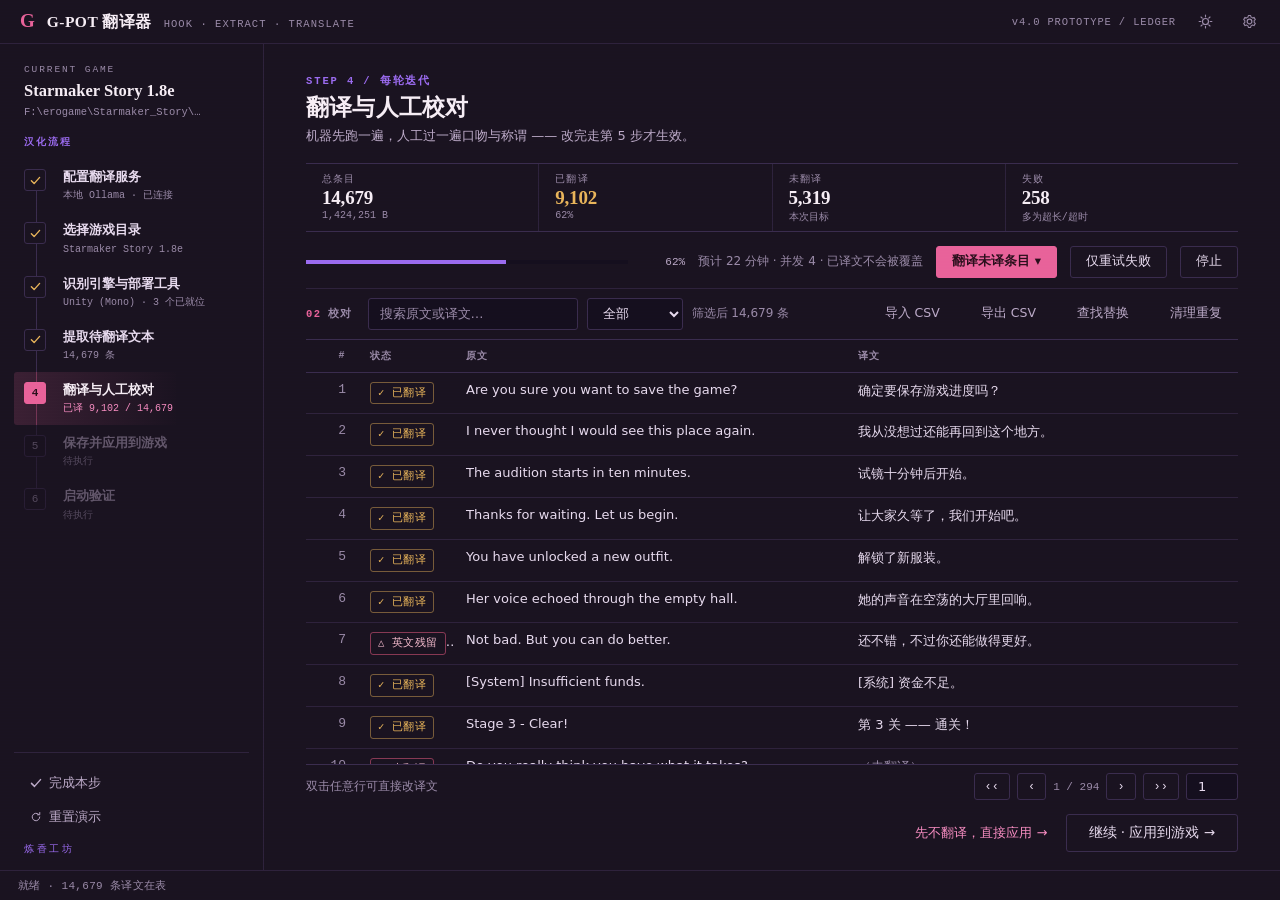
<file: prototype/ui-prototype-v2.html>
<!DOCTYPE html>
<html lang="zh-CN">
<head>
<meta charset="UTF-8">
<meta name="viewport" content="width=device-width, initial-scale=1">
<title>G-POT 翻译器 v4.0 · UI 原型 v2（台账结构）</title>
<style>
:root{
  /* —— 机身 / 材质（与 v1 同源，主色调不变）—— */
  --bg:#1A1320; --bg-2:#221831;
  --surface:#241A32; --inset:#150F1E;
  --border:#3A2C4E; --hairline:rgba(58,44,78,.62);
  --edge:rgba(221,160,188,.22);
  /* —— 光源 —— */
  --rose:#E8629A; --rose-hi:#F58BC0; --rose-soft:rgba(232,98,154,.16);
  --violet:#9B6BF0; --violet-soft:rgba(155,107,240,.18);
  --honey:#E8B45A; --honey-soft:rgba(232,180,90,.14);
  --magenta:#E0577E;
  /* —— 文字 —— */
  --ink:#F6EDF5; --text:#E7DAEE; --text-sub:#BCAAC8; --text-mute:#9A8AA8;
  --r:3px;
  --serif:Georgia,'Times New Roman','Songti SC',serif;
  --mono:'Cascadia Code',Consolas,'Courier New',monospace;
  --sans:'Microsoft YaHei','PingFang SC',system-ui,sans-serif;
}
/* ---------- 明亮模式：白粉基调（html[data-theme="light"]，默认暗色） ---------- */
html[data-theme="light"]{
  --bg:#FBF5F8; --bg-2:#F6ECF2;
  --surface:#FFFFFF; --inset:#F7EBF1;
  --border:#E4CCD9; --hairline:#F0DFE9;
  --edge:rgba(224,85,144,.35);
  --ink:#2B1B27; --text:#4A3546; --text-sub:#6E586A; --text-mute:#9C8696;
  --rose:#E05590; --rose-hi:#C93B7C; --rose-soft:rgba(224,85,144,.12);
  --violet:#8A55E8; --violet-hi:#6F3BD0; --violet-soft:rgba(138,85,232,.12);
  --honey:#B07A1E; --honey-soft:rgba(176,122,30,.14);
  --magenta:#D63A66;
}
/* 明亮模式下的对比度/硬编码色修正 */
html[data-theme="light"] body::after{opacity:.18}
html[data-theme="light"] .step:hover:not(:disabled),
html[data-theme="light"] button.lrow:hover,
html[data-theme="light"] .btn:hover,
html[data-theme="light"] .btn-ghost:hover{background:rgba(224,85,144,.08)}
html[data-theme="light"] .note{background:#FFFFFF;box-shadow:0 0 0 1px var(--hairline)}
html[data-theme="light"] .t-warn{color:#C23A5F}
html[data-theme="light"] .t-danger{color:#8F1D3C;background:rgba(214,58,102,.12)}
html[data-theme="light"] .sv.vi{color:#6F3BD0}
html[data-theme="light"] .btn-danger{color:#C23A5F}
html[data-theme="light"] .content::-webkit-scrollbar-thumb{background:#DCC4D3;background-clip:content-box}
*{box-sizing:border-box;margin:0;padding:0}
html,body{height:100%}
body{font-family:var(--sans);font-size:14px;color:var(--text);
  background:var(--bg);
  overflow:hidden;-webkit-font-smoothing:antialiased}
/* 绒面颗粒 + 暗角（保留，属于材质不是模板） */
body::after{content:'';position:fixed;inset:0;pointer-events:none;z-index:50;
  background:
    radial-gradient(130% 120% at 50% 40%,transparent 62%,rgba(10,5,16,.5) 100%),
    repeating-linear-gradient(0deg,rgba(255,255,255,.02) 0 1px,transparent 1px 3px);
  mix-blend-mode:soft-light;opacity:.5}
button{font-family:inherit;cursor:pointer;background:none;border:none;color:inherit}
[hidden]{display:none!important}
.app{display:flex;flex-direction:column;height:100vh;position:relative;z-index:1}

/* ---------- 标题栏：一条细线，无底色差 ---------- */
.titlebar{height:44px;flex:0 0 44px;display:flex;align-items:center;padding:0 16px 0 20px;
  border-bottom:1px solid var(--hairline);user-select:none}
.tb-brand{display:flex;align-items:baseline;gap:12px}
.tb-logo{font-family:var(--serif);font-size:19px;font-weight:700;color:var(--rose)}
.tb-name{font-family:var(--serif);font-size:15.5px;font-weight:700;letter-spacing:.03em;color:var(--ink)}
.tb-sub{font-family:var(--mono);font-size:10.5px;letter-spacing:.1em;color:var(--text-mute);text-transform:uppercase}
.tb-right{margin-left:auto;display:flex;align-items:center;gap:14px}
.tb-ver{font-family:var(--mono);font-size:10.5px;letter-spacing:.08em;color:var(--text-mute)}
.iconbtn{width:30px;height:28px;display:flex;align-items:center;justify-content:center;color:var(--text-mute);border-radius:var(--r)}
.iconbtn:hover{color:var(--ink)}

/* ---------- 主体 ---------- */
.body{flex:1;display:flex;min-height:0}

/* ---------- 左侧：流程轨（设备铭牌风） ---------- */
.rail{width:264px;flex:0 0 264px;display:flex;flex-direction:column;padding:20px 14px 14px;
  border-right:1px solid var(--hairline);overflow-y:auto}
.gameblock{padding:0 10px 18px}
.gk-eyebrow{font-family:var(--mono);font-size:9.5px;letter-spacing:.2em;color:var(--text-mute);text-transform:uppercase}
.gk-name{font-family:var(--serif);font-size:16.5px;font-weight:700;color:var(--ink);line-height:1.35;margin-top:5px}
.gk-path{font-family:var(--mono);font-size:10.5px;color:var(--text-mute);margin-top:4px;
  white-space:nowrap;overflow:hidden;text-overflow:ellipsis}
.rail-label{font-family:var(--mono);font-size:9.5px;font-weight:700;color:var(--violet);letter-spacing:.2em;
  padding:0 10px 10px;text-transform:uppercase}

.steps{display:flex;flex-direction:column}
.step{position:relative;display:grid;grid-template-columns:26px 1fr;gap:13px;align-items:start;
  padding:9px 10px;text-align:left;width:100%;border-radius:var(--r)}
.step:hover:not(:disabled){background:rgba(221,160,188,.06)}
.step:disabled{cursor:default;opacity:.45}
/* 竖向导管：穿过序号列中心 */
.step::before{content:'';position:absolute;left:22px;top:0;bottom:0;width:1px;background:var(--border)}
.step:first-child::before{top:55%}
.step:last-child::before{bottom:45%}
.step-num{position:relative;z-index:1;width:22px;height:22px;margin-top:1px;
  display:flex;align-items:center;justify-content:center;
  font-family:var(--mono);font-size:11px;color:var(--text-mute);
  background:var(--bg);border:1px solid var(--border);border-radius:var(--r)}
.step.done .step-num{color:var(--text-sub);border-color:var(--border)}
.step.done .step-num svg{color:var(--honey)}
.step.current .step-num{background:var(--rose);border-color:var(--rose);color:#2A0F1C;font-weight:700}
.step.current::before{background:var(--rose);opacity:.35}
.step.current{background:linear-gradient(90deg,var(--rose-soft),transparent 70%)}
.step-title{display:block;font-size:13px;font-weight:600;line-height:1.4;color:var(--text-sub)}
.step.current .step-title{color:var(--ink);font-weight:700}
.step.done .step-title{color:var(--text)}
.step-sub{display:block;font-family:var(--mono);font-size:10px;color:var(--text-mute);line-height:1.5;margin-top:2px}
.step.current .step-sub{color:var(--rose-hi)}
.rail-foot{margin-top:auto;padding-top:14px;border-top:1px solid var(--hairline);
  display:flex;flex-direction:column;gap:2px}
.rail-foot .subtle{font-family:var(--mono);font-size:10px;letter-spacing:.06em;color:var(--text-mute);padding:4px 10px}
.rail-slogan{font-family:var(--mono);font-size:9.5px;letter-spacing:.28em;color:var(--violet);padding:8px 10px 0;text-transform:uppercase}

/* ---------- 内容区：台账台面 ---------- */
.content{flex:1;overflow-y:auto;min-width:0}
.page{display:none;padding:30px 42px 46px;max-width:1080px}
.page.active{display:block;animation:rise .45s cubic-bezier(.2,.8,.2,1)}
@keyframes rise{from{opacity:0;transform:translateY(8px)}to{opacity:1;transform:none}}

/* 页头：eyebrow + 大衬线标题，下面直接进台账 */
.pg-head{padding-bottom:6px}
.pg-step{font-family:var(--mono);font-size:10.5px;font-weight:700;letter-spacing:.18em;
  color:var(--violet);text-transform:uppercase}
.pg-title{font-family:var(--serif);font-size:31px;font-weight:700;letter-spacing:.01em;
  margin:6px 0 6px;color:var(--ink)}
.pg-desc{font-size:13px;color:var(--text-sub);line-height:1.6;max-width:720px}
.pg-desc b{color:var(--ink)}

/* ---------- 台账分区：左铭牌 + 右内容，细线分隔（核心结构） ---------- */
.sec{display:grid;grid-template-columns:158px 1fr;gap:0 30px;padding:19px 0;
  border-top:1px solid var(--hairline)}
.sec:first-of-type{border-top:none}
.sec-label{font-family:var(--mono);font-size:10.5px;letter-spacing:.1em;line-height:1.7;
  color:var(--text-mute);text-transform:uppercase;padding-top:2px}
.sec-label b{display:block;color:var(--text-sub);font-weight:700}
.sec-label .idx{color:var(--rose);margin-right:6px}
.sec-note{font-size:12px;color:var(--text-mute);line-height:1.6;margin-top:8px}
.sec-note b{color:var(--text-sub)}

/* ---------- 仪表数字条：一条细线框内的数字阵列 ---------- */
.strip{display:flex;border-top:1px solid var(--border);border-bottom:1px solid var(--border);
  margin:2px 0 4px}
.strip>div{flex:1;padding:13px 18px 11px;border-left:1px solid var(--hairline)}
.strip>div:first-child{border-left:none;padding-left:2px}
.sv{font-family:var(--serif);font-size:28px;font-weight:700;color:var(--ink);
  font-variant-numeric:tabular-nums;letter-spacing:-.01em;line-height:1.1}
.sv small{font-size:15px;color:var(--text-sub);font-weight:400}
.sv.hi{color:var(--honey)}
.sv.vi{color:#C9AEF6}
.sv.ok{color:var(--honey)}
.sl{font-family:var(--mono);font-size:10px;letter-spacing:.12em;color:var(--text-mute);
  text-transform:uppercase;margin-bottom:6px}
.sl b{color:var(--text-sub)}
.sv-n{font-family:var(--mono);font-size:10px;color:var(--text-mute);margin-top:4px}

/* ---------- 台账行（选择/列表通用） ---------- */
.lrows{display:flex;flex-direction:column}
.lrow{display:flex;align-items:center;gap:13px;padding:10px 12px;
  border-bottom:1px solid var(--hairline);text-align:left;width:100%;border-radius:var(--r)}
.lrow:last-child{border-bottom:none}
button.lrow:hover{background:rgba(221,160,188,.06)}
.lrow.sel{background:var(--rose-soft);box-shadow:inset 2px 0 0 var(--rose)}
/* 收音点 */
.rd{flex:0 0 15px;width:15px;height:15px;border:1px solid var(--border);border-radius:50%;
  position:relative;background:var(--inset)}
.lrow.sel .rd{border-color:var(--rose)}
.lrow.sel .rd::after{content:'';position:absolute;inset:3px;border-radius:50%;background:var(--rose)}
.lr-t{font-size:13px;font-weight:600;color:var(--ink);line-height:1.4}
.lr-s{font-family:var(--mono);font-size:10.5px;color:var(--text-mute);line-height:1.5;margin-top:2px}
.lr-side{margin-left:auto;flex:0 0 auto;display:flex;align-items:center;gap:8px}

/* 两列行栅格（提供方等） */
.lgrid{display:grid;grid-template-columns:1fr 1fr;gap:0 26px}
.lgrid .lrow{border-bottom:1px solid var(--hairline)}

/* ---------- 方形铭文标签（替代药丸 chip/badge） ---------- */
.tag{display:inline-block;font-family:var(--mono);font-size:10.5px;letter-spacing:.05em;
  padding:2px 7px;border:1px solid var(--border);border-radius:var(--r);color:var(--text-sub);
  white-space:nowrap;line-height:1.6}
.t-ok{color:var(--honey);border-color:rgba(232,180,90,.45)}
/* 警告/危险同属品红系，靠形状区分：warn=空心、danger=实底 */
.t-warn{color:#F2B9CB;border-color:rgba(224,87,126,.55)}
.t-danger{color:#F6D5DF;border-color:var(--magenta);background:rgba(224,87,126,.2)}
.t-info{color:#C9AEF6;border-color:rgba(155,107,240,.5)}
.t-mute{color:var(--text-mute)}

/* ---------- 按钮：方角、平面、实心玫瑰 = 唯一主光源 ---------- */
.btn{height:32px;padding:0 15px;border-radius:var(--r);border:1px solid var(--border);
  color:var(--text);font-size:12.5px;display:inline-flex;align-items:center;gap:7px;
  white-space:nowrap;transition:border-color .15s,background .15s}
.btn:hover{border-color:var(--rose);background:rgba(221,160,188,.08)}
.btn:active{transform:translateY(1px)}
.btn:disabled{opacity:.4;cursor:default}
.btn-accent{background:var(--rose);border-color:var(--rose);color:#2A0F1C;font-weight:700}
.btn-accent:hover{background:var(--rose-hi);border-color:var(--rose-hi)}
.btn-accent:disabled{opacity:.45}
.btn-lg{height:38px;padding:0 22px;font-size:13.5px}
.btn-danger{color:#F2B9CB;border-color:rgba(224,87,126,.5)}
.btn-danger:hover{background:rgba(224,87,126,.12);border-color:var(--magenta)}
.btn-ghost{border-color:transparent;color:var(--text-sub)}
.btn-ghost:hover{background:rgba(221,160,188,.07);border-color:transparent;color:var(--ink)}
.btn-link{border:none;color:var(--rose-hi);padding:0 4px;height:auto;font-size:13px}
.btn-link:hover{color:var(--ink);background:none;text-decoration:underline}
.btn-row{display:flex;gap:9px;align-items:center;flex-wrap:wrap}
.btn-row.spread{justify-content:space-between}
.pg-foot{display:flex;justify-content:flex-end;align-items:center;gap:14px;padding-top:22px;margin-top:2px}

/* ---------- 输入：方角内嵌 ---------- */
.inp{height:32px;padding:0 11px;border:1px solid var(--border);border-radius:var(--r);
  background:var(--inset);font-size:13px;font-family:inherit;color:var(--text);min-width:0}
.inp:focus{outline:none;border-color:var(--rose)}
.inp::placeholder{color:var(--text-mute)}
select.inp{cursor:pointer}
.inp-lg{height:42px;font-family:var(--mono);font-size:13.5px;letter-spacing:.01em}
.lbl{font-family:var(--mono);font-size:10px;letter-spacing:.14em;color:var(--text-mute);
  text-transform:uppercase;display:block;margin-bottom:6px}
.drop-hint{font-family:var(--mono);font-size:11px;color:var(--text-mute);padding:9px 2px 0}
.drop-hint b{color:var(--rose-hi);font-weight:400}

/* ---------- 提示行：细线左标，不再做整块色卡 ---------- */
.note{display:flex;gap:11px;padding:11px 14px;border-left:2px solid var(--violet);
  background:rgba(21,15,30,.45);font-size:12.5px;line-height:1.65;color:var(--text-sub);
  border-radius:0 var(--r) var(--r) 0;margin:14px 0}
.note b{color:var(--ink)}
.note.n-ok{border-left-color:var(--honey)}
.note.n-warn{border-left-color:var(--magenta)}
.note.n-danger{border-left-color:var(--magenta)}
.note .n-ico{flex:0 0 15px;margin-top:2px;color:inherit}

/* ---------- 表格：账簿式，行线细密 ---------- */
.tblwrap{border-top:1px solid var(--border);border-bottom:1px solid var(--border)}
table{width:100%;border-collapse:collapse;table-layout:fixed}
th{text-align:left;font-family:var(--mono);font-size:10px;font-weight:700;letter-spacing:.14em;
  color:var(--text-mute);text-transform:uppercase;padding:9px 12px;
  border-bottom:1px solid var(--border);white-space:nowrap}
td{padding:9px 12px;border-bottom:1px solid var(--hairline);font-size:13px;vertical-align:top;
  overflow:hidden;text-overflow:ellipsis;white-space:nowrap}
tr:last-child td{border-bottom:none}
tbody tr:hover td{background:rgba(221,160,188,.05)}
.c-num{width:52px;text-align:right;color:var(--text-mute);font-variant-numeric:tabular-nums;font-family:var(--mono)}
.c-stat{width:96px}
td.c-jp{white-space:normal;font-family:'Yu Gothic UI','Meiryo',var(--sans);font-size:12px;line-height:1.5}
.mono{font-family:var(--mono);font-size:11.5px;color:var(--text-sub)}

/* ---------- 进度：3px 细轨 ---------- */
.prog{height:3px;background:var(--inset);overflow:hidden;flex:1}
.prog>i{display:block;height:100%;background:var(--violet);transition:width .35s ease}
.prog.ok>i{background:var(--honey)}
.prog-row{display:flex;align-items:center;gap:13px}
.prog-txt{font-family:var(--mono);font-size:11px;color:var(--text-sub);font-variant-numeric:tabular-nums;
  width:96px;text-align:right}

/* ---------- 开关 / 复选：方角 ---------- */
.sw{display:flex;align-items:flex-start;gap:12px;padding:9px 0;font-size:13px;cursor:pointer}
.sw input{appearance:none;width:34px;height:18px;border-radius:2px;background:#3A2C4E;
  position:relative;cursor:pointer;transition:background .15s;flex:0 0 34px;margin-top:1px;
  border:1px solid var(--border)}
.sw input:checked{background:var(--violet)}
.sw input::after{content:'';position:absolute;top:2px;left:2px;width:12px;height:12px;border-radius:1px;
  background:var(--ink);transition:transform .15s}
.sw input:checked::after{transform:translateX(16px)}
.sw-d{font-family:var(--mono);font-size:10.5px;color:var(--text-mute);line-height:1.5}
.sw-t{line-height:1.4}
.ck{display:flex;align-items:flex-start;gap:11px;padding:8px 0;cursor:pointer}
.ck input{appearance:none;width:16px;height:16px;flex:0 0 16px;border:1px solid var(--border);
  border-radius:var(--r);background:var(--inset);cursor:pointer;margin-top:2px;position:relative}
.ck input:checked{background:var(--rose);border-color:var(--rose)}
.ck input:checked::after{content:'';position:absolute;left:5px;top:1px;width:4px;height:9px;
  border:solid #2A0F1C;border-width:0 2px 2px 0;transform:rotate(45deg)}
.ck-t{font-size:13px;line-height:1.4;color:var(--ink)}
.ck-d{font-family:var(--mono);font-size:10.5px;color:var(--text-mute);line-height:1.5}

/* ---------- 分页 / 工具条 ---------- */
.toolbar{display:flex;gap:9px;align-items:center;flex-wrap:wrap;padding:11px 0}
.toolbar .spacer{margin-left:auto}
.pager{display:flex;gap:7px;align-items:center}
.pager .btn{height:27px;padding:0 10px;font-family:var(--mono);font-size:12px}
.pager .pg{font-family:var(--mono);font-size:11px;color:var(--text-mute)}

/* ---------- 第 4 步：高频屏减重（表格吃满剩余高度） ---------- */
.page.active.page-fill{display:flex;flex-direction:column;height:100%;padding-bottom:18px}
.page-fill .tblwrap{flex:1;min-height:150px;overflow-y:auto}
.page-fill .pg-title{font-size:23px;margin:4px 0 3px}
.strip.sm>div{padding:8px 16px 7px}
.strip.sm .sl{margin-bottom:2px}
.strip.sm .sv{font-size:19px}
.strip.sm .sv-n{margin-top:1px}
.batchline{display:flex;align-items:center;gap:13px;padding:10px 0;
  border-bottom:1px solid var(--hairline);white-space:nowrap}
.batchline .prog{height:4px}
.batchline .prog-txt{width:44px}
.tbl-zone{flex:1;min-height:0;display:flex;flex-direction:column;min-width:0}
.tbl-zone .toolbar{padding:9px 0;flex-wrap:nowrap}
.tbl-zone .tbl-tag{font-family:var(--mono);font-size:10.5px;font-weight:700;letter-spacing:.14em;
  color:var(--text-mute);text-transform:uppercase;margin-right:6px;white-space:nowrap}
.tbl-zone .tbl-tag .idx{color:var(--rose);margin-right:6px}

/* ---------- 平面页签（第 5 步管线预览） ---------- */
.seg{display:inline-flex;gap:0;border:1px solid var(--border);border-radius:var(--r);overflow:hidden}
.seg button{padding:6px 14px;font-size:12px;color:var(--text-mute);border-left:1px solid var(--border)}
.seg button:first-child{border-left:none}
.seg button:hover{color:var(--text)}
.seg button.on{background:var(--rose-soft);color:var(--rose-hi);font-weight:700}

/* ---------- 状态栏 ---------- */
.statusbar{height:30px;flex:0 0 30px;border-top:1px solid var(--hairline);
  display:flex;align-items:center;padding:0 18px;font-family:var(--mono);font-size:11px;
  color:var(--text-mute);gap:12px;letter-spacing:.03em}
.statusbar .spacer{margin-left:auto}
.sb-prog{width:120px}
/* 状态栏进度：任务进行时亮起，空闲淡出 */
.sb-live{display:flex;align-items:center;gap:12px;opacity:1;transition:opacity .7s ease}
.sb-live.off{opacity:0}

/* ---------- 通用 ---------- */
.subtle{font-size:12px;color:var(--text-mute);line-height:1.6}
.nowrap{white-space:nowrap}
.evline{font-family:var(--mono);font-size:11.5px;color:var(--text-sub);line-height:2}
.evline i{color:var(--text-mute);font-style:normal;margin:0 7px}
@media (prefers-reduced-motion:reduce){
  *{animation:none!important;transition:none!important}
  .page.active{animation:none}
}
</style>
</head>
<body>

<svg width="0" height="0" style="position:absolute" aria-hidden="true">
  <symbol id="i-check" viewBox="0 0 16 16"><path d="M2 8.5l4 4 8-9" fill="none" stroke="currentColor" stroke-width="2" stroke-linecap="round" stroke-linejoin="round"/></symbol>
  <symbol id="i-gear" viewBox="0 0 16 16"><path d="M8 10.5a2.5 2.5 0 100-5 2.5 2.5 0 000 5z" fill="none" stroke="currentColor" stroke-width="1.3"/><path d="M13 8a5 5 0 00-.1-1l1.3-1-1.4-2.4-1.5.7a5 5 0 00-1.7-1L9.2 1.6H6.8l-.4 1.7a5 5 0 00-1.7 1L3.2 3.6 1.8 6l1.3 1A5 5 0 003 8c0 .3 0 .7.1 1l-1.3 1 1.4 2.4 1.5-.7a5 5 0 001.7 1l.4 1.7h2.4l.4-1.7a5 5 0 001.7-1l1.5.7 1.4-2.4-1.3-1c.1-.3.1-.7.1-1z" fill="none" stroke="currentColor" stroke-width="1.1" stroke-linejoin="round"/></symbol>
  <symbol id="i-info" viewBox="0 0 16 16"><circle cx="8" cy="8" r="6.5" fill="none" stroke="currentColor" stroke-width="1.3"/><path d="M8 7.2v4M8 4.7v.9" stroke="currentColor" stroke-width="1.5" stroke-linecap="round"/></symbol>
  <symbol id="i-warn" viewBox="0 0 16 16"><path d="M8 2l6 11H2L8 2z" fill="none" stroke="currentColor" stroke-width="1.3" stroke-linejoin="round"/><path d="M8 6v3.4M8 11.3v.9" stroke="currentColor" stroke-width="1.5" stroke-linecap="round"/></symbol>
  <symbol id="i-play" viewBox="0 0 16 16"><path d="M5 3.5l7 4.5-7 4.5z" fill="currentColor"/></symbol>
  <symbol id="i-folder" viewBox="0 0 16 16"><path d="M1.5 4.5h4l1.5 2h7.5v7h-13z" fill="none" stroke="currentColor" stroke-width="1.3" stroke-linejoin="round"/></symbol>
  <symbol id="i-reset" viewBox="0 0 16 16"><path d="M13 8a5 5 0 11-1.6-3.7M13 2v3h-3" fill="none" stroke="currentColor" stroke-width="1.3" stroke-linecap="round" stroke-linejoin="round"/></symbol>
  <symbol id="i-down" viewBox="0 0 16 16"><path d="M8 2.5v8M4.5 7.5l3.5 3.5 3.5-3.5M2.5 13h11" fill="none" stroke="currentColor" stroke-width="1.4" stroke-linecap="round" stroke-linejoin="round"/></symbol>
  <symbol id="i-sun" viewBox="0 0 16 16"><circle cx="8" cy="8" r="3.2" fill="none" stroke="currentColor" stroke-width="1.3"/><path d="M8 1.2v1.8M8 13v1.8M1.2 8H3M13 8h1.8M3.2 3.2l1.3 1.3M11.5 11.5l1.3 1.3M12.8 3.2l-1.3 1.3M4.5 11.5l-1.3 1.3" stroke="currentColor" stroke-width="1.2" stroke-linecap="round"/></symbol>
  <symbol id="i-moon" viewBox="0 0 16 16"><path d="M13.5 9.5A6 6 0 116.5 2.5a4.8 4.8 0 007 7z" fill="none" stroke="currentColor" stroke-width="1.3" stroke-linejoin="round"/></symbol>
</svg>

<div class="app">

  <!-- ============ 标题栏 ============ -->
  <div class="titlebar">
    <div class="tb-brand">
      <span class="tb-logo">G</span>
      <span class="tb-name">G-POT 翻译器</span>
      <span class="tb-sub">Hook · Extract · Translate</span>
    </div>
    <div class="tb-right">
      <span class="tb-ver">v4.0 PROTOTYPE / LEDGER</span>
      <button class="iconbtn" id="themeBtn" title="切换明暗模式" onclick="toggleTheme()"><svg width="15" height="15"><use href="#i-sun"/></svg></button>
      <button class="iconbtn" title="设置"><svg width="15" height="15"><use href="#i-gear"/></svg></button>
    </div>
  </div>

  <div class="body">
    <!-- ============ 左侧流程轨 ============ -->
    <nav class="rail">
      <div class="gameblock">
        <div class="gk-eyebrow">Current Game</div>
        <div class="gk-name">Starmaker Story 1.8e</div>
        <div class="gk-path" title="F:\erogame\Starmaker_Story\…">F:\erogame\Starmaker_Story\…</div>
      </div>
      <div class="rail-label">汉化流程</div>
      <div class="steps" id="steps"></div>
      <div class="rail-foot">
        <button class="btn btn-ghost" style="justify-content:flex-start" onclick="advance()">
          <svg width="12" height="12"><use href="#i-check"/></svg> 完成本步
        </button>
        <button class="btn btn-ghost" style="justify-content:flex-start" onclick="resetDemo()">
          <svg width="12" height="12"><use href="#i-reset"/></svg> 重置演示
        </button>
        <div class="rail-slogan">炼香工坊</div>
      </div>
    </nav>

    <!-- ============ 内容区 ============ -->
    <main class="content">

      <!-- ---------- Step 0 ---------- -->
      <section class="page" data-page="0">
        <div class="pg-head">
          <div class="pg-step">Step 0 / 一次性准备</div>
          <h1 class="pg-title">配置翻译服务</h1>
          <p class="pg-desc">接通一个翻译后端，后面才跑得动。</p>
        </div>

        <div class="sec">
          <div class="sec-label"><span class="idx">01</span>提供方<br><b>单选</b></div>
          <div>
            <div class="lgrid">
              <button class="lrow sel" onclick="pickProv(this)">
                <span class="rd"></span>
                <span><span class="lr-t">本地 Ollama</span><br><span class="lr-s">免费 · 离线 · hy-mt2-30b-a3b-apex</span></span>
              </button>
              <button class="lrow" onclick="pickProv(this)">
                <span class="rd"></span>
                <span><span class="lr-t">OpenAI 兼容</span><br><span class="lr-s">任意端点 · DeepSeek / 通义 / 月之暗面</span></span>
              </button>
              <button class="lrow" onclick="pickProv(this)">
                <span class="rd"></span>
                <span><span class="lr-t">Google 免费</span><br><span class="lr-s">免 Key · 限 5000 字符/分钟</span></span>
              </button>
              <button class="lrow" onclick="pickProv(this)">
                <span class="rd"></span>
                <span><span class="lr-t">Claude</span><br><span class="lr-s">质量最好 · 费用最高</span></span>
              </button>
              <button class="lrow" onclick="pickProv(this)">
                <span class="rd"></span>
                <span><span class="lr-t">Gemini</span><br><span class="lr-s">Google 官方 · 有免费额度</span></span>
              </button>
              <button class="lrow" onclick="pickProv(this)">
                <span class="rd"></span>
                <span><span class="lr-t">DeepL · 百度</span><br><span class="lr-s">术语准 · 游戏语境差，建议兜底</span></span>
              </button>
            </div>
          </div>
        </div>

        <div class="sec">
          <div class="sec-label"><span class="idx">02</span>本地模型<br><b>连接参数</b></div>
          <div>
            <div style="display:grid;grid-template-columns:1fr 1fr;gap:0 26px;max-width:640px">
              <div>
                <label class="lbl">服务地址</label>
                <input class="inp" style="width:100%" value="http://127.0.0.1:11434">
              </div>
              <div>
                <label class="lbl">模型</label>
                <select class="inp" style="width:100%">
                  <option>hy-mt2-30b-a3b-apex:nano</option>
                  <option>qwen2.5:14b</option>
                </select>
              </div>
            </div>
            <div class="btn-row" style="margin-top:14px">
              <button class="btn" onclick="var b=document.getElementById('advBox');b.hidden=!b.hidden;this.textContent=b.hidden?'高级 ▾':'高级 ▴'">高级 ▾</button>
            </div>
            <div class="btn-row" id="advBox" hidden style="margin-top:9px">
              <button class="btn">拉取模型列表</button>
              <button class="btn">高级参数</button>
              <button class="btn">编辑提示词</button>
            </div>
          </div>
        </div>

        <div class="sec">
          <div class="sec-label"><span class="idx">03</span>连接状态</div>
          <div>
            <div class="evline" style="color:var(--honey)">
              <svg width="13" height="13" style="vertical-align:-2px"><use href="#i-check"/></svg>
              连接正常 <i>·</i> 已注入 <span style="color:var(--text-sub)">hy-mt2-30b-a3b-apex:nano</span> <i>·</i> 实测单条平均 1.9 秒
            </div>
            <div class="btn-row" style="margin-top:10px">
              <button class="btn">重新测试连接</button>
            </div>
          </div>
        </div>

        <div class="pg-foot">
          <button class="btn btn-accent btn-lg" onclick="advance()">保存并继续 · 选择游戏 →</button>
        </div>
      </section>

      <!-- ---------- Step 1 ---------- -->
      <section class="page" data-page="1">
        <div class="pg-head">
          <div class="pg-step">Step 1 / 一次性准备</div>
          <h1 class="pg-title">选择游戏目录</h1>
          <p class="pg-desc">选游戏的<b>根目录</b>：放 .exe 的那一层。</p>
        </div>

        <div class="sec">
          <div class="sec-label"><span class="idx">01</span>游戏位置<br><b>根目录</b></div>
          <div>
            <div class="btn-row" style="gap:9px">
              <input class="inp inp-lg" style="flex:1" value="F:\erogame\Starmaker_Story\Starmaker Story(1.8e\Starmaker 1.8E">
              <button class="btn btn-lg" style="height:42px"><svg width="14" height="14"><use href="#i-folder"/></svg> 浏览</button>
            </div>
            <div class="drop-hint">把文件夹拖进窗口任意位置也可以 · 或点上方 <b>浏览</b></div>
          </div>
        </div>

        <div class="sec">
          <div class="sec-label"><span class="idx">02</span>最近使用</div>
          <div>
            <div class="lrows">
              <button class="lrow">
                <span class="lr-t">Starmaker Story 1.8e</span>
                <span class="lr-s">F:\erogame\…\Starmaker 1.8E · 已有 14,679 条译文 · 今天 00:21</span>
                <span class="lr-side"><span class="tag t-ok">已配置</span></span>
              </button>
              <button class="lrow">
                <span class="lr-t">Project Sekai Demo</span>
                <span class="lr-s">G:\games\pjsekai · 未开始</span>
                <span class="lr-side"><span class="tag t-mute">新</span></span>
              </button>
            </div>
            <div class="note">
              <svg class="n-ico" width="15" height="15"><use href="#i-info"/></svg>
              <div>已有 <b>14,679</b> 条译文 · 继续只做增量，不覆盖。</div>
            </div>
          </div>
        </div>

        <div class="pg-foot">
          <button class="btn btn-accent btn-lg" onclick="advance()">继续 · 识别引擎 →</button>
        </div>
      </section>

      <!-- ---------- Step 2 ---------- -->
      <section class="page" data-page="2">
        <div class="pg-head">
          <div class="pg-step">Step 2 / 一次性准备</div>
          <h1 class="pg-title">识别引擎并部署注入工具</h1>
          <p class="pg-desc">引擎决定了后面<b>全部</b>怎么走。</p>
        </div>

        <div class="sec">
          <div class="sec-label"><span class="idx">01</span>识别结果<br><b>自动判定</b></div>
          <div>
            <!-- 状态 A：未识别 —— 主按钮在此区 -->
            <div id="scanA" hidden>
              <div style="font-family:var(--serif);font-size:34px;font-weight:700;color:var(--text-mute);line-height:1.15">未识别</div>
              <div class="subtle" style="margin-top:8px">扫描游戏目录里的引擎特征文件 —— 全程只读，不改任何东西。</div>
              <div class="btn-row" style="margin-top:14px">
                <button class="btn btn-accent btn-lg" id="btnScan" onclick="startScan(this)">开始识别</button>
                <button class="btn btn-ghost">手动指定引擎 ▾</button>
              </div>
            </div>
            <!-- 状态 B：已识别 —— 上半区塌缩为只读，主按钮移交到下方工具部署区 -->
            <div id="scanB">
              <div class="btn-row spread" style="align-items:flex-end">
                <div style="font-family:var(--serif);font-size:34px;font-weight:700;color:var(--ink);line-height:1.15">Unity (Mono)</div>
                <span class="tag t-ok" style="margin-bottom:6px">确定性高</span>
              </div>
              <div class="prog-row" style="max-width:420px;margin-top:10px">
                <div class="prog"><i style="width:79%"></i></div>
                <div class="prog-txt">置信度 79%</div>
              </div>
              <div class="evline" style="margin-top:10px">Assembly-CSharp.dll<i>·</i>UnityPlayer.dll<i>·</i>MonoBleedingEdge/<i>·</i>*_Data/Managed/</div>
              <div class="btn-row" style="margin-top:8px">
                <button class="btn btn-ghost" onclick="rescan()">重新识别</button>
                <button class="btn btn-ghost">不是这个引擎？手动指定 ▾</button>
                <button class="btn btn-ghost">看完整扫描报告</button>
              </div>
            </div>
          </div>
        </div>

        <div class="sec">
          <div class="sec-label"><span class="idx">02</span>这条管线<br><b>会怎么跑</b></div>
          <div>
            <div class="evline" style="font-size:13px">
              <b style="color:var(--ink)"><i style="margin-right:5px;color:var(--violet)">01</i>资源字节流提取</b><i>→</i><b style="color:var(--ink)"><i style="margin-right:5px;color:var(--violet)">02</i>词典 txt（BepInEx）</b><i>→</i><b style="color:var(--honey)"><i style="margin-right:5px;color:var(--violet)">03</i>运行时替换 · 不改游戏</b>
            </div>
            <div class="subtle" style="margin-top:6px">XUnity 在游戏运行时读词典做替换，<b style="color:var(--text-sub)">游戏本体一个字节都不用改</b>。</div>
          </div>
        </div>

        <div class="sec" id="secDeploy">
          <div class="sec-label"><span class="idx">03</span>工具部署<br><b>一次性</b></div>
          <div>
            <div class="subtle" style="margin-bottom:10px">优先用本地缓存，缺的才联网；每个包都要过 sha256 校验。</div>
            <div class="tblwrap">
              <table>
                <thead><tr><th>工具</th><th style="width:110px">版本</th><th style="width:80px">大小</th><th style="width:88px">校验</th><th style="width:88px">状态</th></tr></thead>
                <tbody>
                  <tr><td>BepInEx 5</td><td class="mono">5.4.23.5</td><td class="mono">2.7 MB</td><td><span class="tag t-ok">已验证</span></td><td><span class="tag t-ok">已就位</span></td></tr>
                  <tr><td>XUnity.AutoTranslator</td><td class="mono">5.6.2</td><td class="mono">1.8 MB</td><td><span class="tag t-ok">已验证</span></td><td><span class="tag t-ok">已就位</span></td></tr>
                  <tr><td>ResourceRedirector</td><td class="mono">2.1.0</td><td class="mono">0.4 MB</td><td><span class="tag t-ok">已验证</span></td><td><span class="tag t-ok">已就位</span></td></tr>
                </tbody>
              </table>
            </div>
            <div class="btn-row" style="margin-top:14px">
              <button class="btn" onclick="deploy(this)">
                <svg width="13" height="13"><use href="#i-down"/></svg> 全部已就位 · 重新校验
              </button>
              <button class="btn btn-ghost">跳过，我手动装</button>
              <button class="btn btn-accent btn-lg" style="margin-left:auto" onclick="advance()">继续 · 提取文本 →</button>
            </div>
          </div>
        </div>
      </section>

      <!-- ---------- Step 3 ---------- -->
      <section class="page" data-page="3">
        <div class="pg-head">
          <div class="pg-step">Step 3 / 游戏更新后才重跑</div>
          <h1 class="pg-title">提取待翻译文本</h1>
          <p class="pg-desc">不用运行游戏，直接从资源里扫出原文。</p>
        </div>

        <div class="sec">
          <div class="sec-label"><span class="idx">01</span>扫描模式<br><b>单选</b></div>
          <div>
            <label class="ck"><input type="radio" name="mode" checked><div><div class="ck-t">增量合并（推荐）</div><div class="ck-d">保留已有译文，只补新条目</div></div></label>
            <label class="ck"><input type="radio" name="mode"><div><div class="ck-t">重建</div><div class="ck-d">丢弃现表，重新扫一遍</div></div></label>
            <label class="ck"><input type="radio" name="mode"><div><div class="ck-t">仅标签模式</div><div class="ck-d">慢 3 倍，但能拿到对象类型，长对话命中更好</div></div></label>
          </div>
        </div>

        <div class="sec">
          <div class="sec-label"><span class="idx">02</span>护栏<br><b>默认全开</b></div>
          <div>
            <label class="sw"><input type="checkbox" checked><div><div class="sw-t">过滤截断碎片</div><div class="sw-d">上一轮拦掉 8,045 条（占 35.4%），0 误伤</div></div></label>
            <label class="sw"><input type="checkbox" checked><div><div class="sw-t">过滤污染词条</div><div class="sw-d">上一轮拦掉 80 / 95，0 误伤</div></div></label>
            <label class="sw"><input type="checkbox" checked><div><div class="sw-t">排除 resS / .resource</div><div class="sw-d">占 _Data 的 91.3%，实测 0 条真文本</div></div></label>
          </div>
        </div>

        <div class="sec">
          <div class="sec-label"><span class="idx">03</span>扫描范围<br><b>自动推断</b></div>
          <div>
            <div class="evline">Starmaker 1.8E_Data<i>·</i>排除 StreamingAssets / resS<i>·</i>预计扫 1,240 个文件</div>
            <div class="btn-row" style="margin-top:8px">
              <button class="btn btn-accent btn-lg" onclick="runExtract(this)">开始提取</button>
              <button class="btn">改范围</button>
            </div>
            <div class="prog-row" id="p3prog" hidden style="margin-top:14px;max-width:520px">
              <div class="prog"><i style="width:100%"></i></div>
              <div class="prog-txt">1,240 / 1,240</div>
            </div>
          </div>
        </div>

        <div class="strip" id="p3result" hidden>
          <div><div class="sl">本轮新增</div><div class="sv hi">3,421</div><div class="sv-n">新提取到的原文</div></div>
          <div><div class="sl">已存在</div><div class="sv">11,258</div><div class="sv-n">跳过，不覆盖原译文</div></div>
          <div><div class="sl">护栏拦截</div><div class="sv">8,045</div><div class="sv-n">疑似碎片/污染</div></div>
          <div><div class="sl">在表总数</div><div class="sv ok">14,679</div><div class="sv-n">当前全部条目</div></div>
        </div>

        <div class="note n-warn">
          <svg class="n-ico" width="15" height="15"><use href="#i-warn"/></svg>
          <div>已知缺口：约 <b>1,000 条长段对话</b>拿不到（类型树被剥离），要补得走 IL 级 hook。</div>
        </div>

        <div class="pg-foot">
          <button class="btn btn-link" onclick="afterExtract()">跳过翻译，直接去保存 →</button>
          <button class="btn btn-lg" id="btnNext3" onclick="afterExtract()">继续 · 翻译校对 →</button>
        </div>
      </section>

      <!-- ---------- Step 4 ---------- -->
      <section class="page page-fill" data-page="4">
        <div class="pg-head" style="margin-bottom:8px">
          <div class="pg-step">Step 4 / 每轮迭代</div>
          <h1 class="pg-title">翻译与人工校对</h1>
          <p class="pg-desc">机器先跑一遍，人工过一遍口吻与称谓 —— 改完走第 5 步才生效。</p>
        </div>

        <div class="strip sm">
          <div><div class="sl">总条目</div><div class="sv">14,679</div><div class="sv-n">1,424,251 B</div></div>
          <div><div class="sl">已翻译</div><div class="sv hi" id="m-done">9,102</div><div class="sv-n" id="m-donepct">62%</div></div>
          <div><div class="sl">未翻译</div><div class="sv" id="m-todo">5,319</div><div class="sv-n">本次目标</div></div>
          <div><div class="sl">失败</div><div class="sv" id="m-fail">258</div><div class="sv-n">多为超长/超时</div></div>
        </div>

        <div class="batchline">
          <div class="prog-row" style="flex:1">
            <div class="prog" id="p4bar"><i style="width:62%"></i></div>
            <div class="prog-txt" id="p4txt">62%</div>
          </div>
          <span class="subtle nowrap">预计 22 分钟 · 并发 4 · 已译文不会被覆盖</span>
          <button class="btn btn-accent" id="btnTrans" onclick="runTranslate(this)">翻译未译条目 ▾</button>
          <button class="btn" onclick="runTranslate(this,true)">仅重试失败</button>
          <button class="btn">停止</button>
        </div>

        <div class="tbl-zone">
          <div class="toolbar">
            <span class="tbl-tag"><span class="idx">02</span>校对</span>
            <input class="inp" style="width:210px" placeholder="搜索原文或译文…">
            <select class="inp"><option>全部</option><option>未翻译</option><option>英文残留</option><option>已翻译</option></select>
            <span class="subtle nowrap" id="p4count">筛选后 14,679 条</span>
            <div class="spacer"></div>
            <button class="btn btn-ghost">导入 CSV</button>
            <button class="btn btn-ghost">导出 CSV</button>
            <button class="btn btn-ghost">查找替换</button>
            <button class="btn btn-ghost">清理重复</button>
          </div>
          <div class="tblwrap">
            <table>
              <thead><tr><th class="c-num">#</th><th class="c-stat">状态</th><th>原文</th><th>译文</th></tr></thead>
              <tbody id="p4tbody"></tbody>
            </table>
          </div>
          <div class="btn-row spread" style="margin-top:8px;padding-bottom:2px">
            <span class="subtle">双击任意行可直接改译文</span>
            <div class="pager">
              <button class="btn">‹‹</button><button class="btn">‹</button>
              <span class="pg">1 / 294</span>
              <button class="btn">›</button><button class="btn">››</button>
              <input class="inp" style="width:52px;height:27px" value="1">
            </div>
          </div>
        </div>

        <div class="pg-foot" style="padding-top:10px">
          <button class="btn btn-link" onclick="advance()">先不翻译，直接应用 →</button>
          <button class="btn btn-lg" id="btnNext4" onclick="advance()">继续 · 应用到游戏 →</button>
        </div>
      </section>

      <!-- ---------- Step 5 ---------- -->
      <section class="page" data-page="5">
        <div class="pg-head">
          <div class="pg-step">Step 5 / 每轮迭代</div>
          <h1 class="pg-title">保存并应用到游戏</h1>
          <p class="pg-desc">这一步的样子由<b>引擎</b>决定 —— 按第 2 步的识别结果自动显示。</p>
        </div>

        <div class="sec">
          <div class="sec-label"><span class="idx">01</span>当前管线<br><b>自动锁定</b></div>
          <div>
            <div class="btn-row spread" style="align-items:flex-end">
              <div style="font-family:var(--serif);font-size:26px;font-weight:700;color:var(--ink)" id="p5engineName">Unity (Mono)</div>
              <div class="seg" id="engSeg">
                <button class="on" onclick="setEngine('unity',this)">Unity Mono</button>
                <button onclick="setEngine('rm',this)">RPG Maker MV</button>
                <button onclick="setEngine('manual',this)">无方案引擎</button>
              </div>
            </div>
            <div class="subtle" style="margin-top:8px">默认锁定当前游戏识别出的管线（<span id="p5lockedTo">Unity (Mono)</span>）；切到其它管线仅作预览，「保存并写入」会禁用。</div>
          </div>
        </div>

        <div class="note n-warn" id="engLockNote" hidden>
          <svg class="n-ico" width="15" height="15"><use href="#i-warn"/></svg>
          <div id="engLockText"></div>
        </div>

        <!-- Unity -->
        <div id="eng-unity">
          <div class="strip" style="margin-top:14px">
            <div><div class="sl">待写入条目</div><div class="sv">14,679</div><div class="sv-n">本轮全部</div></div>
            <div><div class="sl">写入体积</div><div class="sv">1.42<small> MB</small></div><div class="sv-n">1,424,251 B</div></div>
            <div><div class="sl">改动</div><div class="sv vi">+412</div><div class="sv-n">相比上次保存</div></div>
          </div>

          <div class="sec">
            <div class="sec-label"><span class="idx">02</span>写入位置<br><b>仅 2 处</b></div>
            <div>
              <div class="lrows">
                <div class="lrow">
                  <span><span class="mono">BepInEx/Translation/zh-CN/Text/_AutoGeneratedTranslations.txt</span><br><span class="lr-s">由 XUnity.AutoTranslator 在运行时读取替换</span></span>
                  <span class="lr-side"><span class="tag t-ok">存在</span></span>
                </div>
                <div class="lrow">
                  <span><span class="mono">config.ini</span><br><span class="lr-s">记录游戏目录、语言对、上次所用的翻译后端</span></span>
                  <span class="lr-side"><span class="tag t-mute">只写这 2 处</span></span>
                </div>
              </div>
              <div class="note n-ok">
                <svg class="n-ico" width="15" height="15"><use href="#i-check"/></svg>
                <div><b>游戏本体一个字节都不动。</b>写坏了删掉词典文件就能回到原样。</div>
              </div>
              <div class="btn-row spread" style="margin-top:14px">
                <span class="subtle">原子写入 · 自动留 3 代备份</span>
                <button class="btn btn-accent btn-lg" onclick="doApply(this)">保存并写入词典</button>
              </div>
            </div>
          </div>
        </div>

        <!-- RPG Maker -->
        <div id="eng-rm" hidden>
          <div class="strip" style="margin-top:14px">
            <div><div class="sl">待回写条目</div><div class="sv">3,102</div><div class="sv-n">分布在 47 个 json</div></div>
            <div><div class="sl">跳过字段</div><div class="sv">6<small> 类</small></div><div class="sv-n">翻了会崩溃</div></div>
            <div><div class="sl">备份</div><div class="sv ok" style="font-size:22px;padding-top:5px">已就绪</div><div class="sv-n">_原文备份/data-…/</div></div>
          </div>

          <div class="note n-warn">
            <svg class="n-ico" width="15" height="15"><use href="#i-warn"/></svg>
            <div><b>这一步会改真实游戏文件。</b>执行前自动备份原文，随时可一键还原。</div>
          </div>

          <div class="sec">
            <div class="sec-label"><span class="idx">02</span>回写位置<br><b>真实文件</b></div>
            <div>
              <div class="lrows">
                <div class="lrow">
                  <span><span class="mono">www/data/Actors.json, Map001.json, CommonEvents.json …</span><br><span class="lr-s">共 47 个数据文件</span></span>
                  <span class="lr-side"><span class="tag t-warn">将被修改</span></span>
                </div>
                <div class="lrow">
                  <span><span class="mono">www/data/_原文备份/data-20261009-0031/</span><br><span class="lr-s">按时间戳的一次性还原点</span></span>
                  <span class="lr-side"><span class="tag t-info">还原用</span></span>
                </div>
              </div>
            </div>
          </div>

          <div class="sec">
            <div class="sec-label"><span class="idx">03</span>字段白名单<br><b>翻什么</b></div>
            <div>
              <div class="evline">name<i>·</i>description<i>·</i>message(s) 对话<i>·</i>nickname<i>·</i>profile<i>·</i>terms 用语</div>
              <div class="subtle" style="margin-top:6px"><b>不翻：</b>characterName / faceName / battlerName（图集名）· switches / variables（插件按名查找）· 事件命令码 355/655 的 JS 脚本 · 注释 108 · note</div>
              <div class="btn-row spread" style="margin-top:14px">
                <button class="btn btn-danger">还原原文</button>
                <button class="btn btn-accent btn-lg" onclick="doApply(this)">备份原文并回写游戏</button>
              </div>
            </div>
          </div>
        </div>

        <!-- 手动 -->
        <div id="eng-manual" hidden>
          <div class="note n-danger" style="margin-top:14px">
            <svg class="n-ico" width="15" height="15"><use href="#i-warn"/></svg>
            <div><b>这个引擎没有可靠的自动注入方案。</b>译文不会丢，但要人工或改用通用钩子。</div>
          </div>

          <div class="sec">
            <div class="sec-label"><span class="idx">02</span>为什么<br><b>做不了</b></div>
            <div>
              <div class="lrows">
                <div class="lrow">
                  <span><span class="lr-t">找不到稳定的 Windows 发布包</span><br><span class="lr-s">社区工具多为停更的单文件、非标准打包，无法可靠校验与自动部署</span></span>
                  <span class="lr-side"><span class="tag t-danger">阻断</span></span>
                </div>
                <div class="lrow">
                  <span><span class="lr-t">文本与代码混排，缺乏结构化落点</span><br><span class="lr-s">无法确定译文该写到哪个文件的哪个位置</span></span>
                  <span class="lr-side"><span class="tag t-danger">阻断</span></span>
                </div>
              </div>
            </div>
          </div>

          <div class="sec">
            <div class="sec-label"><span class="idx">03</span>能做的<br><b>替代</b></div>
            <div>
              <div class="lrows">
                <div class="lrow">
                  <span><span class="lr-t">导出 CSV 人工回填</span><br><span class="lr-s">已备译文格式标准，导入 XUnity / 同类工具即可</span></span>
                  <span class="lr-side"><button class="btn">导出</button></span>
                </div>
                <div class="lrow">
                  <span><span class="lr-t">改用通用文本钩子</span><br><span class="lr-s">Textractor / LunaTranslator：截取显示层的文本实时翻译，不动任何游戏文件</span></span>
                  <span class="lr-side"><span class="tag t-info">推荐</span></span>
                </div>
              </div>
              <div class="btn-row spread" style="margin-top:14px">
                <span class="subtle">译文已存为本地草稿，不会丢</span>
                <button class="btn">导出 CSV</button>
              </div>
            </div>
          </div>
        </div>
      </section>

      <!-- ---------- Step 6 ---------- -->
      <section class="page" data-page="6">
        <div class="pg-head">
          <div class="pg-step">Step 6 / 每次应用后</div>
          <h1 class="pg-title">启动验证</h1>
          <p class="pg-desc">确认译文已生效，出问题可回滚。</p>
        </div>

        <div class="note" id="p6note">
          <svg class="n-ico" width="15" height="15"><use href="#i-info"/></svg>
          <div id="p6hint"><b>Unity 需要重启游戏才会加载新词典。</b>如果游戏已经在跑，先退干净再启动。</div>
        </div>

        <div class="sec">
          <div class="sec-label"><span class="idx">01</span>写入结果<br><b>自检</b></div>
          <div>
            <div class="lrows">
              <div class="lrow">
                <span><span class="lr-t">词典文件存在</span><br><span class="lr-s">BepInEx/Translation/zh-CN/Text/_AutoGeneratedTranslations.txt</span></span>
                <span class="lr-side"><span class="tag t-ok">通过</span></span>
              </div>
              <div class="lrow">
                <span><span class="lr-t">条目数匹配</span><br><span class="lr-s">写入 14,679 条 · 期望 14,679 条</span></span>
                <span class="lr-side"><span class="tag t-ok">通过</span></span>
              </div>
              <div class="lrow">
                <span><span class="lr-t">格式合法</span><br><span class="lr-s">原文=译文 逐行，无孤立等号、无重复键</span></span>
                <span class="lr-side"><span class="tag t-ok">通过</span></span>
              </div>
            </div>
          </div>
        </div>

        <div class="sec">
          <div class="sec-label"><span class="idx">02</span>启动游戏<br><b>人工确认</b></div>
          <div>
            <div class="btn-row">
              <button class="btn btn-accent btn-lg">
                <svg width="14" height="14"><use href="#i-play"/></svg> 启动游戏验证
              </button>
              <button class="btn btn-lg">
                <svg width="14" height="14"><use href="#i-folder"/></svg> 打开译文目录
              </button>
            </div>
            <div class="subtle" style="margin-top:12px">进游戏看两处就够：开头一段对话 + 一条菜单项。字变了就是通了。</div>
          </div>
        </div>

        <div class="sec">
          <div class="sec-label"><span class="idx">03</span>日常迭代</div>
          <div>
            <div class="evline">下次改一句台词：<b style="color:var(--ink)">点左侧「4 翻译与人工校对」→ 改 → 走第 5 步保存</b></div>
          </div>
        </div>
      </section>

    </main>
  </div>

  <!-- ============ 状态栏（空闲时进度淡出，FR-47） ============ -->
  <div class="statusbar">
    <span id="sbMsg">就绪 · 14,679 条译文在表</span>
    <div class="spacer"></div>
    <div class="sb-live off" id="sbLive">
      <div class="prog sb-prog"><i id="sbBar" style="width:0%"></i></div>
      <span class="sb-pct" id="sbPct" style="width:46px;text-align:right"></span>
    </div>
  </div>
</div>

<script>
/* ---------------- 步骤定义 ---------------- */
var STEPS = [
  {t:'配置翻译服务',     s:'本地 Ollama · 已连接'},
  {t:'选择游戏目录',     s:'Starmaker Story 1.8e'},
  {t:'识别引擎与部署工具', s:'Unity (Mono) · 3 个已就位'},
  {t:'提取待翻译文本',   s:'14,679 条'},
  {t:'翻译与人工校对',   s:'已译 9,102 / 14,679'},
  {t:'保存并应用到游戏', s:'待执行'},
  {t:'启动验证',         s:'待执行'}
];

var state = { cur:4, max:4 };

function render(){
  var html = '';
  for(var i=0;i<STEPS.length;i++){
    var cls = i < state.cur ? 'done' : (i === state.cur ? 'current' : '');
    var locked = i > state.max;
    var mark = i < state.cur
      ? '<svg width="11" height="11"><use href="#i-check"/></svg>'
      : i;  /* 序号与内容区「Step N」对齐：0~6 */
    html += '<button class="step '+cls+'" data-i="'+i+'"'+(locked?' disabled':'')+
            ' onclick="goto('+i+')">'+
            '<span class="step-num">'+mark+'</span>'+
            '<span><span class="step-title">'+STEPS[i].t+'</span>'+
            '<span class="step-sub">'+STEPS[i].s+'</span></span></button>';
  }
  document.getElementById('steps').innerHTML = html;

  var pages = document.querySelectorAll('.page');
  for(var p=0;p<pages.length;p++){
    if(+pages[p].dataset.page === state.cur) pages[p].classList.add('active');
    else pages[p].classList.remove('active');
  }
  document.querySelector('.content').scrollTop = 0;
}

function goto(i){
  if(i < 0 || i > state.max) return;
  state.cur = i;
  render();
}
function advance(){
  if(state.cur >= STEPS.length-1) return;
  state.cur++;
  if(state.cur > state.max) state.max = state.cur;
  if(state.cur === 4) fillTable();
  render();
}
function afterExtract(){
  state.cur = 4;
  state.max = Math.max(state.max, 5);   /* FR-49：提取同时解锁第 4 步与第 5 步 */
  if(state.cur === 4) fillTable();
  render();
  document.getElementById('p3result').hidden = false;
  sb('提取完成。翻译可选：可直接点第 5 步保存，不必先翻译');
}

/* ---------------- 第 0 步 ---------------- */
function pickProv(el){
  var all = document.querySelectorAll('.lgrid .lrow');
  for(var i=0;i<all.length;i++) all[i].classList.remove('sel');
  el.classList.add('sel');
}

/* ---------------- 第 2 步 ---------------- */
function deploy(btn){
  btn.disabled = true;
  btn.textContent = '校验中…';
  sbLive(70);
  setTimeout(function(){
    btn.textContent = '全部就位 · 校验通过';
    btn.disabled = false;
    sbLive(100);
    sb('工具包校验通过 · 3 个全部匹配 sha256');
    setTimeout(sbIdle, 1400);
  }, 1100);
}

/* ---------------- 第 3 步 ---------------- */
function runExtract(btn){
  btn.disabled = true; btn.textContent = '扫描中…';
  document.getElementById('p3prog').hidden = false;
  sbLive(40);
  setTimeout(function(){
    btn.textContent = '重新提取';
    btn.disabled = false;
    document.getElementById('p3result').hidden = false;
    document.getElementById('btnNext3').classList.add('btn-accent');
    sbLive(100);
    sb('提取完成 · 新增 3,421 条，护栏拦截 8,045 条');
    setTimeout(sbIdle, 1600);
  }, 1400);
}

/* ---------------- 第 4 步 ---------------- */
var ROWS = [
  ['Are you sure you want to save the game?','确定要保存游戏进度吗？','ok'],
  ['I never thought I would see this place again.','我从没想过还能再回到这个地方。','ok'],
  ['The audition starts in ten minutes.','试镜十分钟后开始。','ok'],
  ['Thanks for waiting. Let us begin.','让大家久等了，我们开始吧。','ok'],
  ['You have unlocked a new outfit.','解锁了新服装。','ok'],
  ['Her voice echoed through the empty hall.','她的声音在空荡的大厅里回响。','ok'],
  ['Not bad. But you can do better.','还不错，不过你还能做得更好。','warn'],
  ['[System] Insufficient funds.','[系统] 资金不足。','ok'],
  ['Stage 3 - Clear!','第 3 关 —— 通关！','ok'],
  ['Do you really think you have what it takes?','你真的觉得自己够格吗？','todo'],
  ['I will be waiting at the usual place.','老地方等你。','ok'],
  ['Fame does not come cheap, you know.','要知道，成名的代价可不低。','warn'],
  ['Let me think about it for a moment...','让我再想想……','ok'],
  ['The producer wants to see you right now.','制作人现在就要见你。','todo'],
  ['Congratulations! You ranked first this week!','恭喜！本周排名第一！','ok'],
  ['Hmph. Typical.','哼，果然是这样。','ok'],
  ['Save completed successfully.','保存成功。','ok'],
  ['Are you sure? This cannot be undone.','确定吗？这一步无法撤销。','todo'],
  ['Maybe next time then.','那么下次吧。','warn'],
  ['I have never been this nervous before.','我从没这么紧张过。','fail']
];
var STATMAP = {
  ok:  '<span class="tag t-ok">✓ 已翻译</span>',
  warn:'<span class="tag t-warn">△ 英文残留</span>',
  todo:'<span class="tag t-warn">○ 未翻译</span>',
  fail:'<span class="tag t-danger">✕ 失败</span>'
};
function fillTable(){
  var tb = document.getElementById('p4tbody');
  if(tb.dataset.filled) return;
  var html = '';
  for(var i=0;i<ROWS.length;i++){
    var src = ROWS[i][0], dst = ROWS[i][1], st = ROWS[i][2];
    if(st === 'todo' || st === 'fail') dst = '<span style="color:#9A8AA8">（未翻译）</span>';
    html += '<tr><td class="c-num">'+(i+1)+'</td>'+
            '<td class="c-stat">'+STATMAP[st]+'</td>'+
            '<td>'+src+'</td><td>'+dst+'</td></tr>';
  }
  tb.innerHTML = html;
  tb.dataset.filled = '1';
}
fillTable();

function runTranslate(btn, retry){
  btn.disabled = true;
  var bar = document.getElementById('p4bar'), txt = document.getElementById('p4txt');
  var pct = 62;
  btn.textContent = retry ? '重试中…' : '翻译中… 0 / 5,319';
  var iv = setInterval(function(){
    pct += Math.random()*7 + 3;
    if(pct >= 100) pct = 100;
    var done = Math.round(14679 * pct/100);
    bar.firstElementChild.style.width = pct+'%';
    txt.textContent = Math.round(pct)+'%';
    sbLive(pct);
    document.getElementById('m-done').textContent = done.toLocaleString();
    document.getElementById('m-donepct').textContent = Math.round(pct)+'%';
    document.getElementById('m-todo').textContent = Math.max(0,14679-done-258).toLocaleString();
    btn.textContent = '翻译中… '+done.toLocaleString()+' / 14,679';
    sb('翻译进行中 · '+done.toLocaleString()+' / 14,679');
    if(pct >= 100){
      clearInterval(iv);
      bar.classList.add('ok');
      btn.textContent = '已全部翻译';
      document.getElementById('m-fail').textContent = '34';
      STEPS[4].s = '已译 14,679 / 14,679';
      STEPS[5].s = '可执行';
      render();
      sb('翻译完成 · 失败 34 条，可单独重试');
      document.getElementById('btnNext4').classList.add('btn-accent');
      setTimeout(sbIdle, 2200);
    }
  }, 220);
}

/* ---------------- 第 5 步 ---------------- */
var ENGINES = {
  unity:  {name:'Unity (Mono)',
           hint:'Unity 需要重启游戏才会加载新词典。'},
  rm:     {name:'RPG Maker MV',
           hint:'RPG Maker 的数据已回写。如发现立绘丢失，用「还原原文」回滚到备份。'},
  manual: {name:'TyranoScript（无自动方案）',
           hint:'这个引擎没有注入方案，译文存为本地草稿，导出后人工处理。'}
};
var DETECTED = 'unity';   /* 第 2 步识别出的当前游戏管线（原型默认 Unity） */
function setEngine(k, el){
  document.getElementById('eng-unity').hidden  = k !== 'unity';
  document.getElementById('eng-rm').hidden     = k !== 'rm';
  document.getElementById('eng-manual').hidden = k !== 'manual';
  document.getElementById('p5engineName').textContent = ENGINES[k].name;
  document.getElementById('p6hint').innerHTML = '<b>'+ENGINES[k].hint+'</b>';
  /* 锁死到当前游戏识别出的管线：选其它引擎仅可预览，保存按钮禁用 */
  var locked = (k !== DETECTED);
  document.getElementById('p5lockedTo').textContent = ENGINES[DETECTED].name;
  var note = document.getElementById('engLockNote');
  if(locked){
    note.hidden = false;
    document.getElementById('engLockText').innerHTML =
      '当前游戏识别为 <b>'+ENGINES[DETECTED].name+'</b>，不能按 <b>'+ENGINES[k].name+'</b> 管线写入。点回上方「'+ENGINES[DETECTED].name+'」即可解锁保存。';
  } else { note.hidden = true; }
  var abs = document.querySelectorAll('button[onclick^="doApply"]');
  for(var i=0;i<abs.length;i++) abs[i].disabled = locked;
  var bs = document.querySelectorAll('#engSeg button');
  for(var i=0;i<bs.length;i++) bs[i].classList.remove('on');
  el.classList.add('on');
  sb(locked ? ('仅预览 '+ENGINES[k].name+' · 保存已锁定') : ('已切换到 '+ENGINES[k].name+' 的落地方式'));
}
function doApply(btn){
  btn.disabled = true;
  btn.textContent = '写入中…';
  sbLive(60);
  setTimeout(function(){
    btn.textContent = '完成 · 14,679 条已落盘';
    sbLive(100);
    STEPS[5].s = '已写入 14,679 条';
    render();
    sb('写入完成 · 词典 1,424,251 B · 备份已更新');
    setTimeout(sbIdle, 1800);
    setTimeout(function(){ if(state.cur === 5) advance(); }, 700);
  }, 1300);
}

/* ---------------- 通用 ---------------- */
function sb(msg){ document.getElementById('sbMsg').textContent = msg; }

/* ---------------- 明暗模式切换（默认暗色，localStorage 记忆） ---------------- */
function applyThemeIcon(){
  var light = document.documentElement.getAttribute('data-theme') === 'light';
  document.querySelector('#themeBtn use').setAttribute('href', light ? '#i-moon' : '#i-sun');
}
function toggleTheme(){
  var r = document.documentElement;
  var t = r.getAttribute('data-theme') === 'light' ? 'dark' : 'light';
  if(t === 'dark') r.removeAttribute('data-theme');
  else r.setAttribute('data-theme','light');
  try{ localStorage.setItem('gpot-theme', t); }catch(e){}
  applyThemeIcon();
  sb(t === 'light' ? '已切换到明亮模式（白粉基调）' : '已切换到暗色模式');
}
(function(){
  try{
    if(localStorage.getItem('gpot-theme') === 'light') document.documentElement.setAttribute('data-theme','light');
  }catch(e){}
  applyThemeIcon();
})();
function sbLive(pct){
  var l = document.getElementById('sbLive');
  l.classList.remove('off');
  document.getElementById('sbBar').style.width = pct+'%';
  document.getElementById('sbPct').textContent = Math.round(pct)+'%';
}
function sbIdle(){ document.getElementById('sbLive').classList.add('off'); }

/* ---------------- 第 2 步状态机：识别前/后主按钮移交（简报硬伤 2） ---------------- */
function setScan(st){
  document.getElementById('scanA').hidden = st !== 'A';
  document.getElementById('scanB').hidden = st !== 'B';
  document.getElementById('secDeploy').hidden = st === 'A';
}
function rescan(){ setScan('A'); sb('重新识别 · 全程只读，不影响已部署的工具'); }
function startScan(btn){
  btn.disabled = true; btn.textContent = '扫描中…';
  sbLive(35);
  setTimeout(function(){ sbLive(75); }, 600);
  setTimeout(function(){
    btn.disabled = false; btn.textContent = '开始识别';
    sbLive(100);
    setScan('B');
    sb('识别完成 · Unity (Mono)，置信度 79%');
    setTimeout(sbIdle, 1600);
  }, 1300);
}
function resetDemo(){
  state = {cur:0, max:0};
  var bar = document.getElementById('p4bar');
  bar.classList.remove('ok');
  bar.firstElementChild.style.width = '62%';
  document.getElementById('p4txt').textContent = '62%';
  document.getElementById('m-done').textContent = '9,102';
  document.getElementById('m-donepct').textContent = '62%';
  document.getElementById('m-todo').textContent = '5,319';
  document.getElementById('m-fail').textContent = '258';
  document.getElementById('btnNext3').classList.remove('btn-accent');
  document.getElementById('btnNext4').classList.remove('btn-accent');
  STEPS[4].s = '已译 9,102 / 14,679';
  STEPS[5].s = '待执行';
  render();
  sbIdle();
  sb('演示已重置 · 从第 0 步开始');
}

setScan('B');   /* 默认为已识别状态（与第 2 步识别结果一致） */
render();
</script>
</body>
</html>
</file>
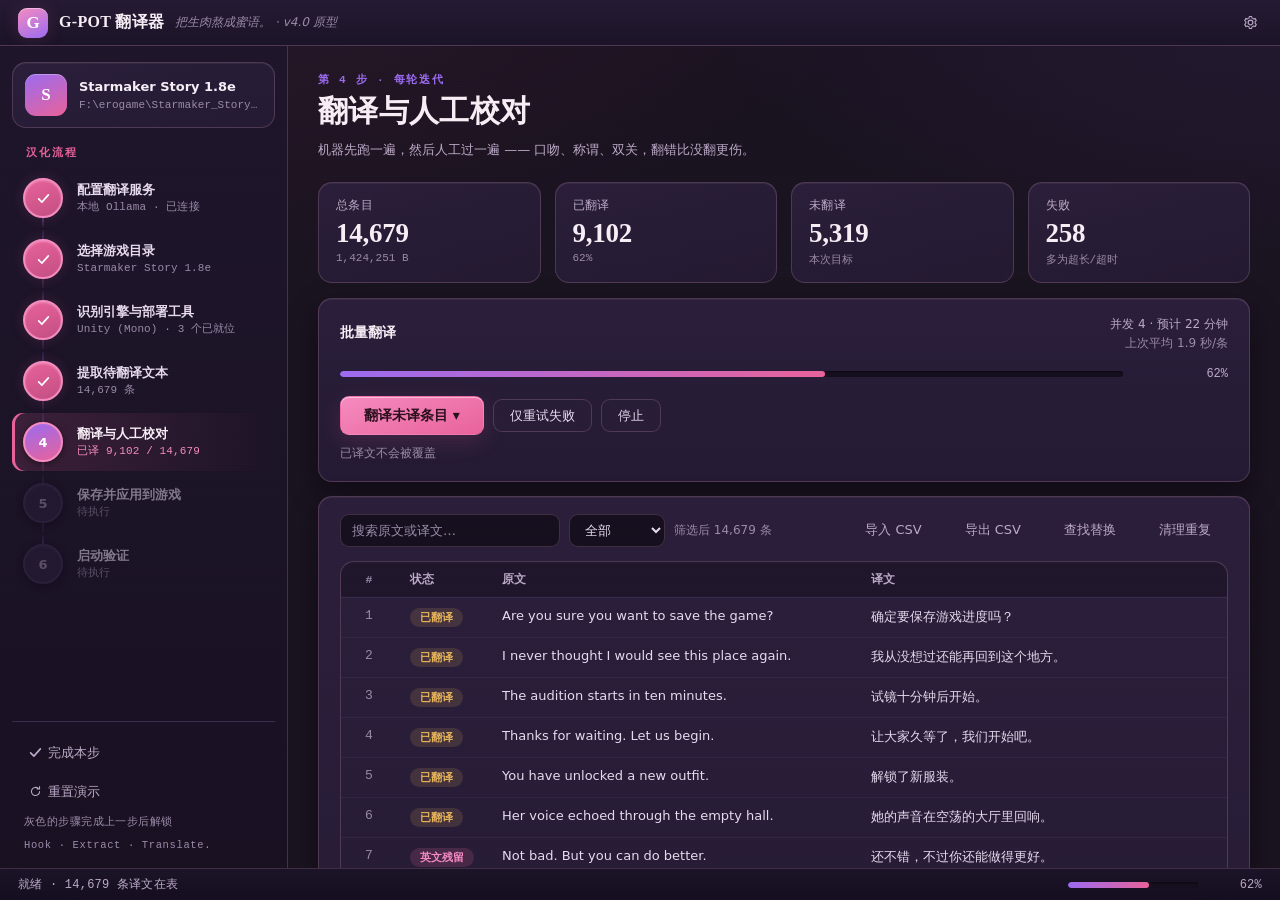
<file: prototype/ui-prototype.html>
<!DOCTYPE html>
<html lang="zh-CN">
<head>
<meta charset="UTF-8">
<meta name="viewport" content="width=device-width, initial-scale=1">
<title>G-POT 翻译器 v4.0 · UI 原型</title>
<style>
:root{
  /* —— 机身 / 材质 —— */
  --bg:#1A1320; --bg-2:#221831;
  --surface:#2A1E3A; --surface-alt:#33254A; --inset:#150F1E;
  --border:#3A2C4E; --edge:rgba(221,160,188,.22);     /* 黄铜/玫瑰金描边 */
  /* —— 光源（暧昧粉紫）—— */
  --rose:#E8629A; --rose-hi:#F58BC0; --rose-soft:rgba(232,98,154,.16);
  --violet:#9B6BF0; --violet-soft:rgba(155,107,240,.18);
  --honey:#E8B45A; --honey-soft:rgba(232,180,90,.14);  /* 蜜语成品色 */
  --magenta:#E0577E;                                   /* 危险/阻断 */
  /* —— 文字（暖白带粉调）—— */
  --ink:#F6EDF5; --text:#E7DAEE; --text-sub:#BCAAC8; --text-mute:#9A8AA8;
  /* —— 语义 —— */
  --ok:var(--honey); --ok-soft:var(--honey-soft);
  --warn:var(--rose); --warn-soft:var(--rose-soft);
  --danger:var(--magenta); --danger-soft:rgba(224,87,126,.14);
  --info:var(--violet); --info-soft:var(--violet-soft);
  /* —— 圆角 / 字体 —— */
  --r-sm:6px; --r:9px; --r-lg:14px;
  --serif:Georgia,'Times New Roman','Songti SC',serif;
  --mono:'Cascadia Code',Consolas,'Courier New',monospace;
  --sans:'Microsoft YaHei','PingFang SC',system-ui,sans-serif;
}
*{box-sizing:border-box;margin:0;padding:0}
html,body{height:100%}
body{font-family:var(--sans);font-size:14px;color:var(--text);
  background:
    radial-gradient(115% 75% at 10% -12%,rgba(232,98,154,.12),transparent 55%),
    radial-gradient(95% 65% at 102% -5%,rgba(155,107,240,.13),transparent 52%),
    var(--bg);
  overflow:hidden;-webkit-font-smoothing:antialiased}
/* 绒面颗粒 + 暗角 */
body::after{content:'';position:fixed;inset:0;pointer-events:none;z-index:50;
  background:
    radial-gradient(130% 120% at 50% 40%,transparent 60%,rgba(10,5,16,.55) 100%),
    repeating-linear-gradient(0deg,rgba(255,255,255,.025) 0 1px,transparent 1px 3px);
  mix-blend-mode:soft-light;opacity:.55}
button{font-family:inherit;cursor:pointer}
.app{display:flex;flex-direction:column;height:100vh;position:relative;z-index:1}

/* ---------- 标题栏 ---------- */
.titlebar{height:46px;flex:0 0 46px;display:flex;align-items:center;padding:0 14px 0 18px;
  background:linear-gradient(180deg,#251A33,#1B1327);border-bottom:1px solid var(--edge);
  user-select:none}
.tb-brand{display:flex;align-items:center;gap:11px}
.tb-logo{width:30px;height:30px;border-radius:9px;
  background:linear-gradient(155deg,var(--rose-hi),var(--violet));
  color:#fff;font-family:var(--serif);font-size:17px;font-weight:700;
  display:flex;align-items:center;justify-content:center;
  box-shadow:0 0 18px var(--rose-soft),inset 0 1px 0 rgba(255,255,255,.4)}
.tb-name{font-family:var(--serif);font-size:16px;font-weight:700;letter-spacing:.02em;color:var(--ink)}
.tb-sub{font-size:12px;color:var(--text-mute);font-style:italic}
.tb-right{margin-left:auto;display:flex;align-items:center;gap:6px}
.iconbtn{width:32px;height:30px;border:none;background:transparent;border-radius:var(--r);
  display:flex;align-items:center;justify-content:center;color:var(--text-sub)}
.iconbtn:hover{background:rgba(221,160,188,.12);color:var(--text)}

/* ---------- 主体 ---------- */
.body{flex:1;display:flex;min-height:0}

/* ---------- 左侧炼制装置（导航轨） ---------- */
.rail{width:288px;flex:0 0 288px;display:flex;flex-direction:column;padding:16px 12px 14px;
  background:linear-gradient(180deg,#1E152B,#191122);border-right:1px solid var(--edge);overflow-y:auto}
.gamecard{display:flex;gap:12px;align-items:center;padding:11px 12px;margin:0 0 16px;
  background:linear-gradient(160deg,var(--surface),#241A33);border:1px solid var(--edge);
  border-radius:var(--r-lg);box-shadow:inset 0 1px 0 rgba(255,255,255,.05)}
.gc-cover{width:42px;height:42px;flex:0 0 42px;border-radius:11px;
  background:linear-gradient(155deg,var(--violet),var(--rose));color:#fff;
  font-family:var(--serif);font-size:17px;font-weight:700;
  display:flex;align-items:center;justify-content:center;
  box-shadow:inset 0 1px 0 rgba(255,255,255,.3)}
.gc-name{font-size:13px;font-weight:700;color:var(--ink);line-height:1.3;
  white-space:nowrap;overflow:hidden;text-overflow:ellipsis}
.gc-meta{font-size:11px;color:var(--text-mute);margin-top:3px;white-space:nowrap;overflow:hidden;text-overflow:ellipsis;
  font-family:var(--mono)}
.rail-label{font-size:10.5px;font-weight:700;color:var(--rose);letter-spacing:.18em;
  padding:2px 14px 8px;text-transform:uppercase;font-family:var(--mono)}

/* 炼制装置：试管 + 导管 */
.steps{position:relative;display:flex;flex-direction:column;gap:3px;padding:1px 0}
.step{position:relative;display:flex;align-items:center;gap:14px;padding:9px 11px;
  border:none;background:transparent;border-radius:11px;text-align:left;width:100%}
.step::before{content:'';position:absolute;left:30px;top:0;bottom:0;width:2px;z-index:0;
  background:linear-gradient(180deg,var(--violet-soft),var(--violet),var(--rose-soft));opacity:.5}
.step:first-child::before{top:52%}
.step:last-child::before{bottom:52%}
.step:hover:not(:disabled){background:rgba(221,160,188,.07)}
.step.current{background:linear-gradient(90deg,var(--rose-soft),transparent);
  box-shadow:inset 3px 0 0 var(--rose)}
.step:disabled{cursor:default;opacity:.5}
.step-mark{position:relative;z-index:1;width:40px;height:40px;flex:0 0 40px;border-radius:50%;
  display:flex;align-items:center;justify-content:center;font-size:13px;font-weight:700;
  background:var(--surface);border:2px solid var(--border);color:var(--text-mute);
  box-shadow:inset 0 1px 2px rgba(255,255,255,.05),0 2px 7px rgba(0,0,0,.45)}
.step.done .step-mark{background:linear-gradient(160deg,var(--rose),#C24E82);
  border-color:var(--rose-hi);color:#fff;
  box-shadow:0 0 14px var(--rose-soft),inset 0 1px 2px rgba(255,255,255,.3)}
.step.current .step-mark{background:linear-gradient(160deg,var(--violet),var(--rose));
  border-color:var(--rose-hi);color:#fff;animation:simmer 2.6s ease-in-out infinite}
@keyframes simmer{0%,100%{box-shadow:0 0 8px var(--violet-soft)}
  50%{box-shadow:0 0 20px var(--rose-soft),0 0 8px var(--violet-soft)}}
.step-title{display:block;font-size:13px;font-weight:700;line-height:1.35;color:var(--text)}
.step.current .step-title{color:var(--ink)}
.step-sub{display:block;font-size:11px;color:var(--text-mute);line-height:1.35;margin-top:2px;
  font-family:var(--mono);letter-spacing:.01em}
.step.current .step-sub{color:var(--rose-hi)}
.rail-foot{margin-top:auto;padding-top:14px;border-top:1px solid var(--border);
  display:flex;flex-direction:column;gap:6px}
.rail-foot .subtle{font-family:var(--mono);font-size:10.5px;letter-spacing:.04em;color:var(--text-mute)}

/* ---------- 内容区（工坊台面） ---------- */
.content{flex:1;overflow-y:auto;min-width:0;
  background:linear-gradient(180deg,rgba(20,12,28,.2),transparent 240px)}
.page{display:none;padding:26px 30px 44px;max-width:1180px}
.page.active{display:block;animation:rise .5s cubic-bezier(.2,.8,.2,1)}
@keyframes rise{from{opacity:0;transform:translateY(10px);filter:blur(6px)}
  to{opacity:1;transform:none;filter:blur(0)}}
.pg-head{margin-bottom:22px}
.pg-step{font-size:11px;font-weight:700;color:var(--violet);letter-spacing:.16em;
  font-family:var(--mono);text-transform:uppercase}
.pg-title{font-family:var(--serif);font-size:30px;font-weight:700;letter-spacing:.01em;
  margin:4px 0 7px;color:var(--ink)}
.pg-desc{font-size:13px;color:var(--text-sub);line-height:1.65;max-width:760px}

/* ---------- 玻璃标本匣（卡片） ---------- */
.card{background:linear-gradient(180deg,var(--surface),#241A33);border:1px solid var(--edge);
  border-radius:var(--r-lg);padding:17px 21px;margin-bottom:14px;
  box-shadow:inset 0 1px 0 rgba(255,255,255,.05),0 12px 30px rgba(0,0,0,.35)}
.card-h{font-size:14px;font-weight:700;color:var(--ink);margin-bottom:5px;letter-spacing:.01em}
.card-sub{font-size:12px;color:var(--text-mute);margin-bottom:15px;line-height:1.6}
.card-sub b{color:var(--text-sub)}
.grid2{display:grid;grid-template-columns:repeat(auto-fit,minmax(240px,1fr));gap:14px}
.grid3{display:grid;grid-template-columns:repeat(auto-fit,minmax(200px,1fr));gap:14px}
.grid4{display:grid;grid-template-columns:repeat(auto-fit,minmax(168px,1fr));gap:14px}

/* 指标卡（蜜语瓶） */
.metric{background:linear-gradient(165deg,var(--surface),#231930);border:1px solid var(--edge);
  border-radius:var(--r-lg);padding:15px 17px;
  box-shadow:inset 0 1px 0 rgba(255,255,255,.05)}
.metric-l{font-size:11.5px;color:var(--text-sub);font-family:var(--mono);letter-spacing:.03em}
.metric-v{font-family:var(--serif);font-size:27px;font-weight:700;letter-spacing:-.01em;
  margin-top:5px;color:var(--ink);font-variant-numeric:tabular-nums}
.metric-n{font-size:11px;color:var(--text-mute);margin-top:3px;font-family:var(--mono)}

/* InfoBar */
.infobar{display:flex;gap:12px;padding:12px 16px;border-radius:var(--r);border:1px solid var(--edge);
  font-size:13px;line-height:1.6;margin-bottom:14px;
  background:rgba(40,28,56,.6);box-shadow:inset 0 1px 0 rgba(255,255,255,.04)}
.infobar b{color:var(--ink)}
.ib-info{border-left:3px solid var(--violet);color:#D9C7F2}
.ib-warn{border-left:3px solid var(--rose);color:#F4CBDE}
.ib-ok{border-left:3px solid var(--honey);color:#F0D9A8}
.ib-danger{border-left:3px solid var(--magenta);color:#F2B9CB}
.ib-ico{flex:0 0 18px;margin-top:1px;color:inherit}

/* 按钮 */
.btn{height:33px;padding:0 16px;border-radius:var(--r);border:1px solid var(--edge);
  background:rgba(42,30,58,.6);color:var(--text);font-size:13px;cursor:pointer;
  display:inline-flex;align-items:center;gap:6px;white-space:nowrap;
  transition:background .15s,border-color .15s,transform .12s}
.btn:hover{background:rgba(221,160,188,.12);border-color:var(--rose)}
.btn:active{transform:translateY(1px)}
.btn:disabled{opacity:.4;cursor:default}
.btn-accent{background:linear-gradient(160deg,var(--rose-hi),var(--rose));border-color:transparent;
  color:#2A0F1C;font-weight:700;
  box-shadow:0 7px 22px var(--rose-soft),inset 0 1px 0 rgba(255,255,255,.45)}
.btn-accent:hover{filter:brightness(1.07);background:linear-gradient(160deg,var(--rose-hi),var(--rose))}
.btn-accent:disabled{opacity:.45;filter:none}
.btn-lg{height:39px;padding:0 23px;font-size:14px}
.btn-danger{color:#F2B9CB;border-color:rgba(224,87,126,.5);background:rgba(224,87,126,.1)}
.btn-danger:hover{background:rgba(224,87,126,.2);border-color:var(--magenta)}
.btn-ghost{border-color:transparent;background:transparent;color:var(--text-sub)}
.btn-ghost:hover{background:rgba(221,160,188,.1);color:var(--text)}
.btn-row{display:flex;gap:9px;align-items:center;flex-wrap:wrap}
.btn-row.spread{justify-content:space-between}

/* 输入 */
.inp{height:33px;padding:0 11px;border:1px solid var(--edge);border-radius:var(--r);
  background:var(--inset);font-size:13px;font-family:inherit;color:var(--text);min-width:0}
.inp:focus{outline:none;border-color:var(--rose);box-shadow:inset 0 0 0 1px var(--rose),0 0 0 3px var(--rose-soft)}
.inp::placeholder{color:var(--text-mute)}
select.inp{cursor:pointer}
.lbl{font-size:12px;color:var(--text-sub);display:block;margin-bottom:5px}
.field{margin-bottom:13px}
.drop{border:1.5px dashed var(--edge);border-radius:var(--r-lg);padding:28px;text-align:center;
  color:var(--text-mute);font-size:13px;background:rgba(21,15,30,.4)}
.drop b{color:var(--rose-hi);font-weight:700}

/* 提供方选择卡 */
.prov{text-align:left;padding:14px;border:1px solid var(--edge);border-radius:var(--r-lg);
  background:linear-gradient(180deg,var(--surface),#231930);cursor:pointer;position:relative;
  transition:border-color .15s,transform .12s,box-shadow .15s}
.prov:hover{border-color:var(--rose);transform:translateY(-2px);
  box-shadow:0 10px 24px rgba(0,0,0,.35)}
.prov.on{border:2px solid var(--rose);padding:13px;
  box-shadow:0 0 0 3px var(--rose-soft),0 10px 24px rgba(0,0,0,.35)}
.prov-n{font-size:13px;font-weight:700;color:var(--ink)}
.prov-d{font-size:11px;color:var(--text-mute);margin-top:4px;line-height:1.55}
.prov-tick{position:absolute;top:11px;right:11px;width:17px;height:17px;border-radius:50%;
  background:linear-gradient(160deg,var(--rose-hi),var(--rose));color:#2A0F1C;
  display:none;align-items:center;justify-content:center}
.prov.on .prov-tick{display:flex}

/* Chip */
.chip{display:inline-flex;align-items:center;gap:4px;padding:3px 10px;border-radius:999px;
  font-size:11px;background:rgba(155,107,240,.14);color:var(--text-sub);
  margin:0 4px 4px 0;border:1px solid var(--violet-soft)}
.chip-mono{font-family:var(--mono);font-size:11px}

/* Badge */
.badge{display:inline-flex;align-items:center;padding:2px 10px;border-radius:999px;font-size:11px;font-weight:700}
.b-ok{background:var(--honey-soft);color:var(--honey)}
.b-warn{background:var(--rose-soft);color:var(--rose-hi)}
.b-danger{background:var(--danger-soft);color:#F2B9CB}
.b-info{background:var(--violet-soft);color:#C9AEF6}
.b-muted{background:rgba(154,138,168,.16);color:var(--text-mute)}

/* 表格 */
.tblwrap{border:1px solid var(--edge);border-radius:var(--r-lg);overflow:hidden;
  background:linear-gradient(180deg,var(--surface),#221830);box-shadow:inset 0 1px 0 rgba(255,255,255,.04)}
table{width:100%;border-collapse:collapse;table-layout:fixed}
th{text-align:left;font-size:11.5px;font-weight:700;color:var(--text-sub);padding:10px 13px;
  border-bottom:1px solid var(--border);background:rgba(21,15,30,.5);white-space:nowrap;
  font-family:var(--mono);letter-spacing:.03em}
td{padding:10px 13px;border-bottom:1px solid rgba(58,44,78,.6);font-size:13px;vertical-align:top;
  overflow:hidden;text-overflow:ellipsis;white-space:nowrap}
tr:last-child td{border-bottom:none}
tbody tr:hover td{background:rgba(221,160,188,.06)}
.c-num{width:56px;text-align:center;color:var(--text-mute);font-variant-numeric:tabular-nums;font-family:var(--mono)}
.c-stat{width:92px}
td.c-jp{white-space:normal;font-family:'Yu Gothic UI','Meiryo',var(--sans);font-size:12px;line-height:1.5}
.mono{font-family:var(--mono);font-size:11.5px;color:var(--text-sub)}

/* 工具条 */
.toolbar{display:flex;gap:9px;align-items:center;flex-wrap:wrap;margin-bottom:14px}
.toolbar .spacer{margin-left:auto}

/* 进度（炼制液面） */
.prog{height:6px;background:var(--inset);border-radius:999px;overflow:hidden;
  box-shadow:inset 0 1px 2px rgba(0,0,0,.5)}
.prog>i{display:block;height:100%;border-radius:999px;
  background:linear-gradient(90deg,var(--violet),var(--rose));
  box-shadow:0 0 10px var(--rose-soft);transition:width .35s ease}
.prog.ok>i{background:linear-gradient(90deg,var(--honey),#F0C879);box-shadow:0 0 10px var(--honey-soft)}
.prog-row{display:flex;align-items:center;gap:13px;margin-top:15px}
.prog-row .prog{flex:1}
.prog-txt{font-size:12px;color:var(--text-sub);font-variant-numeric:tabular-nums;width:92px;text-align:right;
  font-family:var(--mono)}

/* 列表行 */
.rowitem{display:flex;align-items:center;gap:12px;padding:11px 0;border-bottom:1px solid rgba(58,44,78,.6)}
.rowitem:last-child{border-bottom:none}
.ri-main{flex:1;min-width:0}
.ri-t{font-size:13px;font-weight:700;line-height:1.4;color:var(--ink)}
.ri-s{font-size:11.5px;color:var(--text-mute);margin-top:3px;line-height:1.5}
.ri-side{flex:0 0 auto;text-align:right}

/* 分段控件 */
.seg{display:inline-flex;background:var(--inset);border-radius:var(--r);padding:3px;gap:2px;
  border:1px solid var(--border)}
.seg button{border:none;background:transparent;padding:6px 15px;border-radius:var(--r-sm);
  font-size:12.5px;color:var(--text-sub);cursor:pointer}
.seg button.on{background:linear-gradient(160deg,var(--rose-hi),var(--rose));color:#2A0F1C;font-weight:700;
  box-shadow:0 3px 10px var(--rose-soft)}

/* 开关 */
.sw{display:flex;align-items:center;gap:11px;padding:9px 0;font-size:13px}
.sw input{appearance:none;width:40px;height:21px;border-radius:11px;background:#3A2C4E;
  position:relative;cursor:pointer;transition:background .15s;flex:0 0 40px;
  border:1px solid var(--border)}
.sw input:checked{background:linear-gradient(90deg,var(--violet),var(--rose))}
.sw input::after{content:'';position:absolute;top:2px;left:2px;width:17px;height:17px;border-radius:50%;
  background:var(--ink);transition:transform .15s}
.sw input:checked::after{transform:translateX(19px)}
.sw-d{font-size:11.5px;color:var(--text-mute);font-family:var(--mono)}

/* 复选 */
.cklist{display:flex;flex-direction:column;gap:3px}
.ck{display:flex;align-items:flex-start;gap:11px;padding:8px 0;cursor:pointer}
.ck input{appearance:none;width:19px;height:19px;flex:0 0 19px;border:1.5px solid var(--border);
  border-radius:var(--r-sm);background:var(--inset);cursor:pointer;margin-top:1px;position:relative}
.ck input:checked{background:linear-gradient(160deg,var(--rose-hi),var(--rose));border-color:transparent}
.ck input:checked::after{content:'';position:absolute;left:6px;top:2px;width:5px;height:10px;
  border:solid #2A0F1C;border-width:0 2px 2px 0;transform:rotate(45deg)}
.ck-t{font-size:13px;line-height:1.4;color:var(--text)}
.ck-d{font-size:11.5px;color:var(--text-mute);line-height:1.5}

/* 状态栏 */
.statusbar{height:32px;flex:0 0 32px;border-top:1px solid var(--edge);
  background:linear-gradient(180deg,#1B1327,#150E1F);
  display:flex;align-items:center;padding:0 18px;font-size:12px;color:var(--text-sub);gap:12px;
  font-family:var(--mono);letter-spacing:.02em}
.statusbar .spacer{margin-left:auto}
.sb-prog{width:130px}

/* 管线三元组 */
.pipe{display:grid;grid-template-columns:1fr auto 1fr auto 1fr;gap:10px;align-items:center;margin:6px 0 2px}
.pipe-step{background:linear-gradient(165deg,var(--surface),#231930);border:1px solid var(--edge);
  border-radius:var(--r);padding:12px 14px;box-shadow:inset 0 1px 0 rgba(255,255,255,.04)}
.ps-t{font-size:10.5px;color:var(--violet);margin-bottom:4px;font-family:var(--mono);letter-spacing:.05em;text-transform:uppercase}
.ps-v{font-size:13px;font-weight:700;line-height:1.45;color:var(--ink)}
.pipe-arrow{color:var(--rose-hi);font-size:17px;text-align:center}

.hidden{display:none}
[hidden]{display:none!important} /* 修复：display:flex 类会压过 UA 的 [hidden] 规则，导致带 hidden 的 infobar 空壳显示 */
.subtle{font-size:12px;color:var(--text-mute);line-height:1.6}
.nowrap{white-space:nowrap}

@media (prefers-reduced-motion:reduce){
  *{animation:none!important;transition:none!important}
  .page.active{animation:none}
}
</style>
</head>
<body>

<svg width="0" height="0" style="position:absolute" aria-hidden="true">
  <symbol id="i-check" viewBox="0 0 16 16"><path d="M2 8.5l4 4 8-9" fill="none" stroke="currentColor" stroke-width="2" stroke-linecap="round" stroke-linejoin="round"/></symbol>
  <symbol id="i-gear" viewBox="0 0 16 16"><path d="M8 10.5a2.5 2.5 0 100-5 2.5 2.5 0 000 5z" fill="none" stroke="currentColor" stroke-width="1.3"/><path d="M13 8a5 5 0 00-.1-1l1.3-1-1.4-2.4-1.5.7a5 5 0 00-1.7-1L9.2 1.6H6.8l-.4 1.7a5 5 0 00-1.7 1L3.2 3.6 1.8 6l1.3 1A5 5 0 003 8c0 .3 0 .7.1 1l-1.3 1 1.4 2.4 1.5-.7a5 5 0 001.7 1l.4 1.7h2.4l.4-1.7a5 5 0 001.7-1l1.5.7 1.4-2.4-1.3-1c.1-.3.1-.7.1-1z" fill="none" stroke="currentColor" stroke-width="1.1" stroke-linejoin="round"/></symbol>
  <symbol id="i-info" viewBox="0 0 16 16"><circle cx="8" cy="8" r="6.5" fill="none" stroke="currentColor" stroke-width="1.3"/><path d="M8 7.2v4M8 4.7v.9" stroke="currentColor" stroke-width="1.5" stroke-linecap="round"/></symbol>
  <symbol id="i-warn" viewBox="0 0 16 16"><path d="M8 2l6 11H2L8 2z" fill="none" stroke="currentColor" stroke-width="1.3" stroke-linejoin="round"/><path d="M8 6v3.4M8 11.3v.9" stroke="currentColor" stroke-width="1.5" stroke-linecap="round"/></symbol>
  <symbol id="i-play" viewBox="0 0 16 16"><path d="M5 3.5l7 4.5-7 4.5z" fill="currentColor"/></symbol>
  <symbol id="i-folder" viewBox="0 0 16 16"><path d="M1.5 4.5h4l1.5 2h7.5v7h-13z" fill="none" stroke="currentColor" stroke-width="1.3" stroke-linejoin="round"/></symbol>
  <symbol id="i-reset" viewBox="0 0 16 16"><path d="M13 8a5 5 0 11-1.6-3.7M13 2v3h-3" fill="none" stroke="currentColor" stroke-width="1.3" stroke-linecap="round" stroke-linejoin="round"/></symbol>
  <symbol id="i-down" viewBox="0 0 16 16"><path d="M8 2.5v8M4.5 7.5l3.5 3.5 3.5-3.5M2.5 13h11" fill="none" stroke="currentColor" stroke-width="1.4" stroke-linecap="round" stroke-linejoin="round"/></symbol>
</svg>

<div class="app">

  <!-- ============ 标题栏 ============ -->
  <div class="titlebar">
    <div class="tb-brand">
      <div class="tb-logo">G</div>
      <span class="tb-name">G-POT 翻译器</span>
      <span class="tb-sub">把生肉熬成蜜语。 · v4.0 原型</span>
    </div>
    <div class="tb-right">
      <button class="iconbtn" title="设置"><svg width="15" height="15"><use href="#i-gear"/></svg></button>
    </div>
  </div>

  <div class="body">
    <!-- ============ 左侧炼制装置 ============ -->
    <nav class="rail">
      <div class="gamecard">
        <div class="gc-cover">S</div>
        <div style="min-width:0">
          <div class="gc-name">Starmaker Story 1.8e</div>
          <div class="gc-meta">F:\erogame\Starmaker_Story\…</div>
        </div>
      </div>
      <div class="rail-label">汉化流程</div>
      <div class="steps" id="steps"></div>
      <div class="rail-foot">
        <button class="btn btn-ghost" style="justify-content:flex-start" onclick="advance()">
          <svg width="13" height="13"><use href="#i-check"/></svg> 完成本步
        </button>
        <button class="btn btn-ghost" style="justify-content:flex-start" onclick="resetDemo()">
          <svg width="13" height="13"><use href="#i-reset"/></svg> 重置演示
        </button>
        <div class="subtle" style="padding:0 12px">灰色的步骤完成上一步后解锁</div>
        <div class="subtle" style="padding:0 12px;letter-spacing:.06em">Hook · Extract · Translate.</div>
      </div>
    </nav>

    <!-- ============ 内容区（工坊台面） ============ -->
    <main class="content">

      <!-- ---------- Step 0 ---------- -->
      <section class="page" data-page="0">
        <div class="pg-head">
          <div class="pg-step">第 0 步 · 一次性准备</div>
          <h1 class="pg-title">配置翻译服务</h1>
          <p class="pg-desc">接通一个翻译后端，后面才跑得动。</p>
        </div>

        <div class="card">
          <div class="card-h">选择提供方</div>
          <div class="grid3">
            <button class="prov on" onclick="pickProv(this)">
              <div class="prov-tick"><svg width="10" height="10"><use href="#i-check"/></svg></div>
              <div class="prov-n">本地 Ollama</div>
              <div class="prov-d">免费 · 离线 · 本机已装<br>hy-mt2-30b-a3b-apex</div>
            </button>
            <button class="prov" onclick="pickProv(this)">
              <div class="prov-tick"><svg width="10" height="10"><use href="#i-check"/></svg></div>
              <div class="prov-n">OpenAI 兼容</div>
              <div class="prov-d">任意兼容端点<br>DeepSeek / 通义 / 月之暗面</div>
            </button>
            <button class="prov" onclick="pickProv(this)">
              <div class="prov-tick"><svg width="10" height="10"><use href="#i-check"/></svg></div>
              <div class="prov-n">Google 免费</div>
              <div class="prov-d">免 Key · 但不稳定<br>限 5000 字符/分钟</div>
            </button>
            <button class="prov" onclick="pickProv(this)">
              <div class="prov-tick"><svg width="10" height="10"><use href="#i-check"/></svg></div>
              <div class="prov-n">Claude</div>
              <div class="prov-d">Anthropic 官方<br>质量最好 · 费用最高</div>
            </button>
            <button class="prov" onclick="pickProv(this)">
              <div class="prov-tick"><svg width="10" height="10"><use href="#i-check"/></svg></div>
              <div class="prov-n">Gemini</div>
              <div class="prov-d">Google 官方<br>有免费额度</div>
            </button>
            <button class="prov" onclick="pickProv(this)">
              <div class="prov-tick"><svg width="10" height="10"><use href="#i-check"/></svg></div>
              <div class="prov-n">DeepL · 百度</div>
              <div class="prov-d">术语最准 · 游戏语境差<br>建议作兜底</div>
            </button>
          </div>
        </div>

        <div class="card">
          <div class="card-h">本地模型参数</div>
          <div class="grid2">
            <div class="field">
              <label class="lbl">服务地址</label>
              <input class="inp" style="width:100%" value="http://127.0.0.1:11434">
            </div>
            <div class="field">
              <label class="lbl">模型</label>
              <select class="inp" style="width:100%">
                <option>hy-mt2-30b-a3b-apex:nano</option>
                <option>qwen2.5:14b</option>
              </select>
            </div>
          </div>
          <div class="btn-row">
            <button class="btn"><svg width="13" height="13"><use href="#i-info"/></svg> 拉取模型列表</button>
            <button class="btn">高级参数</button>
            <button class="btn">编辑提示词</button>
          </div>
        </div>

        <div class="infobar ib-ok">
          <svg class="ib-ico" width="17" height="17"><use href="#i-check"/></svg>
          <div><strong>连接正常</strong> · 已注入模型 <span class="mono">hy-mt2-30b-a3b-apex:nano</span>，实测单条平均 1.9 秒。</div>
        </div>

        <div class="btn-row spread">
          <button class="btn">测试连接</button>
          <button class="btn btn-accent btn-lg" onclick="advance()">保存并继续 · 选择游戏 →</button>
        </div>
      </section>

      <!-- ---------- Step 1 ---------- -->
      <section class="page" data-page="1">
        <div class="pg-head">
          <div class="pg-step">第 1 步 · 一次性准备</div>
          <h1 class="pg-title">选择游戏目录</h1>
          <p class="pg-desc">选游戏的<b>根目录</b>：放 .exe 的那一层。</p>
        </div>

        <div class="card">
          <div class="card-h">游戏位置</div>
          <div class="btn-row" style="margin-bottom:12px">
            <input class="inp" style="flex:1" value="F:\erogame\Starmaker_Story\Starmaker Story(1.8e\Starmaker 1.8E">
            <button class="btn"><svg width="14" height="14"><use href="#i-folder"/></svg> 浏览</button>
          </div>
          <div class="drop">把文件夹拖到这里也可以 · 或点上方<b>浏览</b></div>
        </div>

        <div class="card">
          <div class="card-h">最近使用</div>
          <div class="rowitem">
            <div class="gc-cover" style="width:34px;height:34px;flex:0 0 34px;font-size:13px">S</div>
            <div class="ri-main">
              <div class="ri-t">Starmaker Story 1.8e</div>
              <div class="ri-s">F:\erogame\Starmaker_Story\…\Starmaker 1.8E · 已有 14,679 条译文 · 今天 00:21</div>
            </div>
            <div class="ri-side"><span class="badge b-ok">已配置</span></div>
          </div>
          <div class="rowitem">
            <div class="gc-cover" style="width:34px;height:34px;flex:0 0 34px;font-size:13px;background:linear-gradient(155deg,#4A3A66,#2E2440)">P</div>
            <div class="ri-main">
              <div class="ri-t">Project Sekai Demo</div>
              <div class="ri-s">G:\games\pjsekai · 未开始</div>
            </div>
            <div class="ri-side"><span class="badge b-muted">新</span></div>
          </div>
        </div>

        <div class="infobar ib-info">
          <svg class="ib-ico" width="17" height="17"><use href="#i-info"/></svg>
          <div>已有 <b>14,679</b> 条译文 · 继续只做增量，不覆盖</div>
        </div>

        <div class="btn-row" style="justify-content:flex-end">
          <button class="btn btn-accent btn-lg" onclick="advance()">继续 · 识别引擎 →</button>
        </div>
      </section>

      <!-- ---------- Step 2 ---------- -->
      <section class="page" data-page="2">
        <div class="pg-head">
          <div class="pg-step">第 2 步 · 一次性准备</div>
          <h1 class="pg-title">识别引擎并部署注入工具</h1>
          <p class="pg-desc">引擎决定了后面<b>全部</b>怎么走。</p>
        </div>

        <div class="card">
          <div class="card-h">识别结果</div>
          <div class="btn-row spread" style="align-items:flex-start">
            <div>
              <div style="font-family:var(--serif);font-size:23px;font-weight:700;color:var(--ink)">Unity (Mono)</div>
              <div class="subtle" style="margin-top:4px">置信度 79% · 由 3 项硬证据判定</div>
            </div>
            <span class="badge b-ok" style="font-size:12px;padding:4px 11px">确定性高</span>
          </div>
          <div style="margin-top:14px">
            <span class="chip"><span class="chip-mono">Assembly-CSharp.dll</span></span>
            <span class="chip"><span class="chip-mono">UnityPlayer.dll</span></span>
            <span class="chip"><span class="chip-mono">MonoBleedingEdge/</span></span>
            <span class="chip"><span class="chip-mono">*_Data/Managed/</span></span>
          </div>
          <div class="btn-row" style="margin-top:14px">
            <button class="btn">不是这个引擎？手动指定 ▾</button>
            <button class="btn btn-ghost">看完整扫描报告</button>
          </div>
        </div>

        <div class="card">
          <div class="card-h">这条管线会怎么跑</div>
          <div class="pipe">
            <div class="pipe-step"><div class="ps-t">文本从哪来</div><div class="ps-v">资源字节流提取</div></div>
            <div class="pipe-arrow">→</div>
            <div class="pipe-step"><div class="ps-t">译文写到哪</div><div class="ps-v">词典 txt（BepInEx）</div></div>
            <div class="pipe-arrow">→</div>
            <div class="pipe-step"><div class="ps-t">怎么才生效</div><div class="ps-v">运行时替换 · 不改游戏</div></div>
          </div>
        </div>

        <div class="infobar ib-info">
          <svg class="ib-ico" width="17" height="17"><use href="#i-info"/></svg>
          <div>XUnity 在游戏运行时读词典做替换，<b>游戏本体一个字节都不用改</b>。</div>
        </div>

        <div class="card">
          <div class="card-h">需要部署的工具 <span class="badge b-muted" style="margin-left:6px">一次性</span></div>
          <div class="card-sub">优先用本地缓存，缺的才联网；每个包都要过 sha256 校验。</div>
          <table>
            <thead><tr><th>工具</th><th style="width:110px">版本</th><th style="width:80px">大小</th><th style="width:96px">校验</th><th style="width:88px">状态</th></tr></thead>
            <tbody>
              <tr><td>BepInEx 5</td><td class="mono">5.4.23.5</td><td class="mono">2.7 MB</td><td><span class="badge b-ok">已验证</span></td><td><span class="badge b-ok">已就位</span></td></tr>
              <tr><td>XUnity.AutoTranslator</td><td class="mono">5.6.2</td><td class="mono">1.8 MB</td><td><span class="badge b-ok">已验证</span></td><td><span class="badge b-ok">已就位</span></td></tr>
              <tr><td>ResourceRedirector</td><td class="mono">2.1.0</td><td class="mono">0.4 MB</td><td><span class="badge b-ok">已验证</span></td><td><span class="badge b-ok">已就位</span></td></tr>
            </tbody>
          </table>
          <div class="btn-row" style="margin-top:15px">
            <button class="btn btn-accent btn-lg" onclick="deploy(this)">
              <svg width="14" height="14"><use href="#i-down"/></svg> 全部已就位 · 重新校验
            </button>
            <button class="btn btn-ghost">跳过，我手动装</button>
          </div>
        </div>

        <div class="btn-row" style="justify-content:flex-end">
          <button class="btn btn-accent btn-lg" onclick="advance()">继续 · 提取文本 →</button>
        </div>
      </section>

      <!-- ---------- Step 3 ---------- -->
      <section class="page" data-page="3">
        <div class="pg-head">
          <div class="pg-step">第 3 步 · 游戏更新后才重跑</div>
          <h1 class="pg-title">提取待翻译文本</h1>
          <p class="pg-desc">不用运行游戏，直接从资源里扫出原文。</p>
        </div>

        <div class="grid2">
          <div class="card">
            <div class="card-h">扫描选项</div>
            <div class="cklist">
              <label class="ck"><input type="radio" name="mode" checked><div><div class="ck-t">增量合并（推荐）</div><div class="ck-d">保留已有译文，只补新条目</div></div></label>
              <label class="ck"><input type="radio" name="mode"><div><div class="ck-t">重建</div><div class="ck-d">丢弃现表，重新扫一遍</div></div></label>
              <label class="ck"><input type="radio" name="mode"><div><div class="ck-t">仅标签模式</div><div class="ck-d">慢 3 倍，但能拿到对象类型，长对话命中更好</div></div></label>
            </div>
          </div>
          <div class="card">
            <div class="card-h">护栏</div>
            <label class="sw"><input type="checkbox" checked><div><div>过滤截断碎片</div><div class="sw-d">上一轮拦掉 8,045 条（占 35.4%），0 误伤</div></div></label>
            <label class="sw"><input type="checkbox" checked><div><div>过滤污染词条</div><div class="sw-d">上一轮拦掉 80 / 95，0 误伤</div></div></label>
            <label class="sw"><input type="checkbox" checked><div><div>排除 resS / .resource</div><div class="sw-d">占 _Data 的 91.3%，实测 0 条真文本</div></div></label>
          </div>
        </div>

        <div class="card">
          <div class="card-h">扫描范围</div>
          <div class="ri-s" style="font-size:12.5px">Starmaker 1.8E_Data · 排除 StreamingAssets/resS · 预计扫 1,240 个文件</div>
          <div class="btn-row" style="margin-top:15px">
            <button class="btn btn-accent btn-lg" onclick="runExtract(this)">开始提取</button>
            <button class="btn">改范围</button>
          </div>
          <div class="prog-row" id="p3prog" hidden>
            <div class="prog"><i style="width:100%"></i></div>
            <div class="prog-txt">1,240 / 1,240</div>
          </div>
        </div>

        <div class="grid4" id="p3result">
          <div class="metric"><div class="metric-l">本轮新增</div><div class="metric-v">3,421</div><div class="metric-n">新提取到的原文</div></div>
          <div class="metric"><div class="metric-l">已存在</div><div class="metric-v">11,258</div><div class="metric-n">跳过，不覆盖原译文</div></div>
          <div class="metric"><div class="metric-l">护栏拦截</div><div class="metric-v">8,045</div><div class="metric-n">疑似碎片/污染</div></div>
          <div class="metric"><div class="metric-l">在表总数</div><div class="metric-v">14,679</div><div class="metric-n">当前全部条目</div></div>
        </div>

        <div class="infobar ib-warn">
          <svg class="ib-ico" width="17" height="17"><use href="#i-warn"/></svg>
          <div>已知缺口：约 <b>1,000 条长段对话</b>拿不到（类型树被剥离），要补得走 IL 级 hook。</div>
        </div>

        <div class="btn-row" style="justify-content:flex-end">
          <button class="btn btn-accent btn-lg" onclick="afterExtract()">继续 · 翻译校对 →</button>
        </div>
      </section>

      <!-- ---------- Step 4 ---------- -->
      <section class="page" data-page="4">
        <div class="pg-head">
          <div class="pg-step">第 4 步 · 每轮迭代</div>
          <h1 class="pg-title">翻译与人工校对</h1>
          <p class="pg-desc">机器先跑一遍，然后人工过一遍 —— 口吻、称谓、双关，翻错比没翻更伤。</p>
        </div>

        <div class="grid4" style="margin-bottom:15px">
          <div class="metric"><div class="metric-l">总条目</div><div class="metric-v">14,679</div><div class="metric-n">1,424,251 B</div></div>
          <div class="metric"><div class="metric-l">已翻译</div><div class="metric-v" id="m-done">9,102</div><div class="metric-n">62%</div></div>
          <div class="metric"><div class="metric-l">未翻译</div><div class="metric-v" id="m-todo">5,319</div><div class="metric-n">本次目标</div></div>
          <div class="metric"><div class="metric-l">失败</div><div class="metric-v" id="m-fail">258</div><div class="metric-n">多为超长/超时</div></div>
        </div>

        <div class="card">
          <div class="btn-row spread" style="margin-bottom:2px">
            <div>
              <div class="card-h" style="margin-bottom:2px">批量翻译</div>
            </div>
            <div style="text-align:right">
              <div style="font-size:12px;color:var(--text-sub)">并发 4 · 预计 22 分钟</div>
              <div style="font-size:12px;color:var(--text-mute);margin-top:2px">上次平均 1.9 秒/条</div>
            </div>
          </div>
          <div class="prog-row">
            <div class="prog" id="p4bar"><i style="width:62%"></i></div>
            <div class="prog-txt" id="p4txt">62%</div>
          </div>
          <div class="btn-row" style="margin-top:15px">
            <button class="btn btn-accent btn-lg" id="btnTrans" onclick="runTranslate(this)">翻译未译条目 ▾</button>
            <button class="btn" onclick="runTranslate(this,true)">仅重试失败</button>
            <button class="btn">停止</button>
          </div>
          <div class="btn-row" style="margin-top:9px">
            <span class="subtle">已译文不会被覆盖</span>
          </div>
        </div>

        <div class="card">
          <div class="toolbar">
            <input class="inp" style="width:220px" placeholder="搜索原文或译文…">
            <select class="inp"><option>全部</option><option>未翻译</option><option>英文残留</option><option>已翻译</option></select>
            <span class="subtle nowrap" id="p4count">筛选后 14,679 条</span>
            <div class="spacer"></div>
            <button class="btn btn-ghost">导入 CSV</button>
            <button class="btn btn-ghost">导出 CSV</button>
            <button class="btn btn-ghost">查找替换</button>
            <button class="btn btn-ghost">清理重复</button>
          </div>
          <div class="tblwrap">
            <table>
              <thead><tr><th class="c-num">#</th><th class="c-stat">状态</th><th>原文</th><th>译文</th></tr></thead>
              <tbody id="p4tbody"></tbody>
            </table>
          </div>
          <div class="btn-row spread" style="margin-top:13px">
            <span class="subtle">双击任意行可直接改译文</span>
            <div class="btn-row">
              <button class="btn">‹‹</button><button class="btn">‹</button>
              <span class="subtle nowrap">1 / 294</span>
              <button class="btn">›</button><button class="btn">››</button>
              <input class="inp" style="width:56px" value="1">
            </div>
          </div>
        </div>

        <div class="btn-row" style="justify-content:flex-end">
          <button class="btn btn-accent btn-lg" id="btnNext4" onclick="advance()">继续 · 应用到游戏 →</button>
        </div>
      </section>

      <!-- ---------- Step 5 ---------- -->
      <section class="page" data-page="5">
        <div class="pg-head">
          <div class="pg-step">第 5 步 · 每轮迭代</div>
          <h1 class="pg-title">保存并应用到游戏</h1>
          <p class="pg-desc">这一步的样子由<b>引擎</b>决定 —— 按第 2 步的识别结果自动显示。</p>
        </div>

        <div class="card">
          <div class="btn-row spread">
            <div>
              <div class="card-h" style="margin-bottom:2px">当前管线</div>
              <div class="card-sub" style="margin-bottom:0"><span id="p5engineName">Unity (Mono)</span> · 由第 2 步识别结果决定</div>
            </div>
            <div class="seg" id="engSeg">
              <button class="on" onclick="setEngine('unity',this)">Unity Mono</button>
              <button onclick="setEngine('rm',this)">RPG Maker MV</button>
              <button onclick="setEngine('manual',this)">无方案引擎</button>
            </div>
          </div>
          <div class="subtle" style="margin-top:9px">默认锁定当前游戏识别出的管线；切到其它管线查看形态时，「保存并写入」会禁用。</div>
          <div class="subtle" id="p5lockedTo" style="margin-top:4px"></div>
        </div>

        <div class="infobar ib-warn" id="engLockNote" hidden style="margin-top:13px">
          <svg class="ib-ico" width="17" height="17"><use href="#i-warn"/></svg>
          <div id="engLockText"></div>
        </div>

        <!-- Unity -->
        <div id="eng-unity">
          <div class="grid3">
            <div class="metric"><div class="metric-l">待写入条目</div><div class="metric-v">14,679</div><div class="metric-n">本轮全部</div></div>
            <div class="metric"><div class="metric-l">写入体积</div><div class="metric-v">1.42 MB</div><div class="metric-n">1,424,251 B</div></div>
            <div class="metric"><div class="metric-l">改动</div><div class="metric-v">+412</div><div class="metric-n">相比上次保存</div></div>
          </div>

          <div class="card">
            <div class="card-h">写入位置</div>
            <div class="rowitem">
              <div class="ri-main"><div class="mono">BepInEx/Translation/zh-CN/Text/_AutoGeneratedTranslations.txt</div>
                <div class="ri-s">由 XUnity.AutoTranslator 在运行时读取替换</div></div>
              <div class="ri-side"><span class="badge b-ok">存在</span></div>
            </div>
            <div class="rowitem">
              <div class="ri-main"><div class="mono">config.ini</div>
                <div class="ri-s">记录游戏目录、语言对、上次所用的翻译后端</div></div>
              <div class="ri-side"><span class="badge b-muted">只写这 2 处</span></div>
            </div>
          </div>

          <div class="infobar ib-ok">
            <svg class="ib-ico" width="17" height="17"><use href="#i-check"/></svg>
            <div><b>游戏本体一个字节都不动。</b>写坏了删掉词典文件就能回到原样。</div>
          </div>

          <div class="btn-row spread">
            <span class="subtle">原子写入 · 自动留 3 代备份</span>
            <button class="btn btn-accent btn-lg" onclick="doApply(this)">保存并写入词典</button>
          </div>
        </div>

        <!-- RPG Maker -->
        <div id="eng-rm" hidden>
          <div class="grid3">
            <div class="metric"><div class="metric-l">待回写条目</div><div class="metric-v">3,102</div><div class="metric-n">分布在 47 个 json</div></div>
            <div class="metric"><div class="metric-l">会被跳过的字段</div><div class="metric-v">6 类</div><div class="metric-n">翻了会导致游戏崩溃</div></div>
            <div class="metric"><div class="metric-l">备份</div><div class="metric-v">已就绪</div><div class="metric-n">_原文备份/data-…/</div></div>
          </div>

          <div class="infobar ib-warn">
            <svg class="ib-ico" width="17" height="17"><use href="#i-warn"/></svg>
            <div><b>这一步会改真实游戏文件。</b>执行前自动备份原文，随时可一键还原。</div>
          </div>

          <div class="card">
            <div class="card-h">回写位置</div>
            <div class="rowitem">
              <div class="ri-main"><div class="mono">www/data/Actors.json, Map001.json, CommonEvents.json …</div>
                <div class="ri-s">共 47 个数据文件</div></div>
              <div class="ri-side"><span class="badge b-warn">将被修改</span></div>
            </div>
            <div class="rowitem">
              <div class="ri-main"><div class="mono">www/data/_原文备份/data-20261009-0031/</div>
                <div class="ri-s">按时间戳的一次性还原点</div></div>
              <div class="ri-side"><span class="badge b-info">还原用</span></div>
            </div>
          </div>

          <div class="card">
          <div class="card-h">字段白名单</div>
          <div>
              <span class="chip"><span class="chip-mono">name</span></span>
              <span class="chip"><span class="chip-mono">description</span></span>
              <span class="chip"><span class="chip-mono">message(s) 对话</span></span>
              <span class="chip"><span class="chip-mono">nickname</span></span>
              <span class="chip"><span class="chip-mono">profile</span></span>
              <span class="chip"><span class="chip-mono">terms 用语</span></span>
            </div>
            <div class="subtle" style="margin-top:13px"><b>不翻：</b>characterName / faceName / battlerName（图集名）· switches / variables（插件按名查找）· 事件命令码 355/655 的 JS 脚本 · 注释 108 · note</div>
          </div>

          <div class="btn-row spread">
            <button class="btn btn-danger">还原原文</button>
            <button class="btn btn-accent btn-lg" onclick="doApply(this)">备份原文并回写游戏</button>
          </div>
        </div>

        <!-- 手动 -->
        <div id="eng-manual" hidden>
          <div class="infobar ib-danger">
            <svg class="ib-ico" width="17" height="17"><use href="#i-warn"/></svg>
            <div><b>这个引擎没有可靠的自动注入方案。</b>译文不会丢，但要人工或改用通用钩子。</div>
          </div>

          <div class="card">
          <div class="card-h">为什么做不了</div>
          <div class="rowitem">
              <div class="ri-main"><div class="ri-t">找不到稳定的 Windows 发布包</div>
                <div class="ri-s">这些引擎的社区工具多为停更的单文件、非标准打包，无法可靠校验与自动部署</div></div>
              <div class="ri-side"><span class="badge b-danger">阻断</span></div>
            </div>
            <div class="rowitem">
              <div class="ri-main"><div class="ri-t">文本与代码混排，缺乏结构化落点</div>
                <div class="ri-s">无法确定译文该写到哪个文件的哪个位置</div></div>
              <div class="ri-side"><span class="badge b-danger">阻断</span></div>
            </div>
          </div>

          <div class="card">
            <div class="card-h">能做的替代</div>
            <div class="rowitem">
              <div class="ri-main"><div class="ri-t">导出 CSV 人工回填</div>
                <div class="ri-s">已备译文格式标准，导入 XUnity / 同类工具即可</div></div>
              <div class="ri-side"><button class="btn">导出</button></div>
            </div>
            <div class="rowitem">
              <div class="ri-main"><div class="ri-t">改用通用文本钩子</div>
                <div class="ri-s">Textractor / LunaTranslator：截取显示层的文本实时翻译，不动任何游戏文件</div></div>
              <div class="ri-side"><span class="badge b-info">推荐</span></div>
            </div>
          </div>

          <div class="btn-row spread">
            <span class="subtle">译文已存为本地草稿，不会丢</span>
            <button class="btn">导出 CSV</button>
          </div>
        </div>
      </section>

      <!-- ---------- Step 6 ---------- -->
      <section class="page" data-page="6">
        <div class="pg-head">
          <div class="pg-step">第 6 步 · 每次应用后</div>
          <h1 class="pg-title">启动验证</h1>
          <p class="pg-desc">确认译文已生效，出问题可回滚。</p>
        </div>

        <div class="infobar ib-info">
          <svg class="ib-ico" width="17" height="17"><use href="#i-info"/></svg>
          <div id="p6hint"><b>Unity 需要重启游戏才会加载新词典。</b>如果游戏已经在跑，先退干净再启动。</div>
        </div>

        <div class="card">
          <div class="card-h">写入结果自检</div>
          <div class="rowitem">
            <div class="ri-main"><div class="ri-t">词典文件存在</div><div class="ri-s mono">BepInEx/Translation/zh-CN/Text/_AutoGeneratedTranslations.txt</div></div>
            <div class="ri-side"><span class="badge b-ok">通过</span></div>
          </div>
          <div class="rowitem">
            <div class="ri-main"><div class="ri-t">条目数匹配</div><div class="ri-s">写入 14,679 条 · 期望 14,679 条</div></div>
            <div class="ri-side"><span class="badge b-ok">通过</span></div>
          </div>
          <div class="rowitem">
            <div class="ri-main"><div class="ri-t">格式合法</div><div class="ri-s">原文=译文 逐行，无孤立等号、无重复键</div></div>
            <div class="ri-side"><span class="badge b-ok">通过</span></div>
          </div>
        </div>

        <div class="card">
          <div class="card-h">下一步你可以</div>
          <div class="grid3">
            <button class="btn btn-lg" style="justify-content:center">
              <svg width="14" height="14"><use href="#i-play"/></svg> 启动游戏验证
            </button>
            <button class="btn btn-lg" style="justify-content:center">
              <svg width="14" height="14"><use href="#i-folder"/></svg> 打开译文目录
            </button>
            <button class="btn btn-lg btn-danger" style="justify-content:center" hidden>还原到原文</button>
          </div>
        </div>

        <div class="card">
          <div class="card-h">整条流程走完了</div>
          <div class="card-sub">下次改一句台词：点「4 翻译」→ 改 → 走第 5 步。</div>
          <div class="btn-row">
            <button class="btn" onclick="resetDemo()">重看一遍流程</button>
          </div>
        </div>
      </section>

    </main>
  </div>

  <!-- ============ 状态栏 ============ -->
  <div class="statusbar">
    <span id="sbMsg">就绪 · 14,679 条译文在表</span>
    <div class="spacer"></div>
    <div class="prog sb-prog"><i style="width:62%"></i></div>
    <span style="width:52px;text-align:right">62%</span>
  </div>
</div>

<script>
/* ---------------- 步骤定义 ---------------- */
var STEPS = [
  {t:'配置翻译服务',     s:'本地 Ollama · 已连接'},
  {t:'选择游戏目录',     s:'Starmaker Story 1.8e'},
  {t:'识别引擎与部署工具', s:'Unity (Mono) · 3 个已就位'},
  {t:'提取待翻译文本',   s:'14,679 条'},
  {t:'翻译与人工校对',   s:'已译 9,102 / 14,679'},
  {t:'保存并应用到游戏', s:'待执行'},
  {t:'启动验证',         s:'待执行'}
];

var state = { cur:4, max:4 };

function render(){
  var html = '';
  for(var i=0;i<STEPS.length;i++){
    var cls = i < state.cur ? 'done' : (i === state.cur ? 'current' : '');
    var locked = i > state.max;
    var mark = i < state.cur
      ? '<svg width="13" height="13"><use href="#i-check"/></svg>'
      : i;  /* 序号与内容区「第 N 步」对齐：0~6，不再 i+1 */
    html += '<button class="step '+cls+'" data-i="'+i+'"'+(locked?' disabled':'')+
            ' onclick="goto('+i+')">'+
            '<span class="step-mark">'+mark+'</span>'+
            '<span><span class="step-title">'+STEPS[i].t+'</span>'+
            '<span class="step-sub">'+STEPS[i].s+'</span></span></button>';
  }
  document.getElementById('steps').innerHTML = html;

  var pages = document.querySelectorAll('.page');
  for(var p=0;p<pages.length;p++){
    if(+pages[p].dataset.page === state.cur) pages[p].classList.add('active');
    else pages[p].classList.remove('active');
  }
  document.querySelector('.content').scrollTop = 0;
}

function goto(i){
  if(i < 0 || i > state.max) return;
  state.cur = i;
  render();
}
function advance(){
  if(state.cur >= STEPS.length-1) return;
  state.cur++;
  if(state.cur > state.max) state.max = state.cur;
  if(state.cur === 4) fillTable();
  render();
}
function afterExtract(){
  state.cur = 4;                        // 默认进入翻译步
  state.max = Math.max(state.max, 5);   // FR-49：提取同时解锁第 4 步与第 5 步
  if(state.cur === 4) fillTable();
  render();
  sb('提取完成。翻译可选：可直接点第 5 步保存，不必先翻译');
}

/* ---------------- 第 0 步 ---------------- */
function pickProv(el){
  var all = document.querySelectorAll('.prov');
  for(var i=0;i<all.length;i++) all[i].classList.remove('on');
  el.classList.add('on');
}

/* ---------------- 第 2 步 ---------------- */
function deploy(btn){
  btn.disabled = true;
  btn.textContent = '校验中…';
  setTimeout(function(){
    btn.textContent = '全部就位 · 校验通过';
    btn.disabled = false;
    sb('工具包校验通过 · 3 个全部匹配 sha256');
  }, 1100);
}

/* ---------------- 第 3 步 ---------------- */
function runExtract(btn){
  btn.disabled = true; btn.textContent = '扫描中…';
  document.getElementById('p3prog').hidden = false;
  setTimeout(function(){
    btn.textContent = '重新提取';
    btn.disabled = false;
    sb('提取完成 · 新增 3,421 条，护栏拦截 8,045 条');
  }, 1400);
}

/* ---------------- 第 4 步 ---------------- */
var ROWS = [
  ['Are you sure you want to save the game?','确定要保存游戏进度吗？','ok'],
  ['I never thought I would see this place again.','我从没想过还能再回到这个地方。','ok'],
  ['The audition starts in ten minutes.','试镜十分钟后开始。','ok'],
  ['Thanks for waiting. Let us begin.','让大家久等了，我们开始吧。','ok'],
  ['You have unlocked a new outfit.','解锁了新服装。','ok'],
  ['Her voice echoed through the empty hall.','她的声音在空荡的大厅里回响。','ok'],
  ['Not bad. But you can do better.','还不错，不过你还能做得更好。','warn'],
  ['[System] Insufficient funds.','[系统] 资金不足。','ok'],
  ['Stage 3 - Clear!','第 3 关 —— 通关！','ok'],
  ['Do you really think you have what it takes?','你真的觉得自己够格吗？','todo'],
  ['I will be waiting at the usual place.','老地方等你。','ok'],
  ['Fame does not come cheap, you know.','要知道，成名的代价可不低。','warn'],
  ['Let me think about it for a moment...','让我再想想……','ok'],
  ['The producer wants to see you right now.','制作人现在就要见你。','todo'],
  ['Congratulations! You ranked first this week!','恭喜！本周排名第一！','ok'],
  ['Hmph. Typical.','哼，果然是这样。','ok'],
  ['Save completed successfully.','保存成功。','ok'],
  ['Are you sure? This cannot be undone.','确定吗？这一步无法撤销。','todo'],
  ['Maybe next time then.','那么下次吧。','warn'],
  ['I have never been this nervous before.','我从没这么紧张过。','fail']
];
var STATMAP = {
  ok:  '<span class="badge b-ok">已翻译</span>',
  warn:'<span class="badge b-warn">英文残留</span>',
  todo:'<span class="badge b-danger">未翻译</span>',
  fail:'<span class="badge b-danger">失败</span>'
};
function fillTable(){
  var tb = document.getElementById('p4tbody');
  if(tb.dataset.filled) return;
  var html = '';
  for(var i=0;i<ROWS.length;i++){
    var src = ROWS[i][0], dst = ROWS[i][1], st = ROWS[i][2];
    if(st === 'todo' || st === 'fail') dst = '<span style="color:#9A8AA8">（未翻译）</span>';
    html += '<tr><td class="c-num">'+(i+1)+'</td>'+
            '<td class="c-stat">'+STATMAP[st]+'</td>'+
            '<td>'+src+'</td><td>'+dst+'</td></tr>';
  }
  tb.innerHTML = html;
  tb.dataset.filled = '1';
}
fillTable();

function runTranslate(btn, retry){
  btn.disabled = true;
  var bar = document.getElementById('p4bar'), txt = document.getElementById('p4txt');
  var pct = 62;
  btn.textContent = retry ? '重试中…' : '翻译中… 0 / 5,319';
  var iv = setInterval(function(){
    pct += Math.random()*7 + 3;
    if(pct >= 100) pct = 100;
    var done = Math.round(14679 * pct/100);
    bar.firstElementChild.style.width = pct+'%';
    txt.textContent = Math.round(pct)+'%';
    document.getElementById('m-done').textContent = done.toLocaleString();
    document.getElementById('m-todo').textContent = Math.max(0,14679-done-258).toLocaleString();
    btn.textContent = '翻译中… '+done.toLocaleString()+' / 14,679';
    sb('翻译进行中 · '+done.toLocaleString()+' / 14,679');
    if(pct >= 100){
      clearInterval(iv);
      bar.classList.add('ok');
      btn.textContent = '已全部翻译';
      document.getElementById('m-fail').textContent = '34';
      STEPS[4].s = '已译 14,679 / 14,679';
      STEPS[5].s = '可执行';
      render();
      sb('翻译完成 · 失败 34 条，可单独重试');
      document.getElementById('btnNext4').classList.add('btn-accent');
    }
  }, 220);
}

/* ---------------- 第 5 步 ---------------- */
var ENGINES = {
  unity:  {name:'Unity (Mono)',
           hint:'Unity 需要重启游戏才会加载新词典。'},
  rm:     {name:'RPG Maker MV',
           hint:'RPG Maker 的数据已回写。如发现立绘丢失，用「还原原文」回滚到备份。'},
  manual: {name:'TyranoScript（无自动方案）',
           hint:'这个引擎没有注入方案，译文存为本地草稿，导出后人工处理。'}
};
var DETECTED = 'unity';   // 第 2 步识别出的当前游戏管线（原型默认 Unity）
function setEngine(k, el){
  document.getElementById('eng-unity').hidden  = k !== 'unity';
  document.getElementById('eng-rm').hidden     = k !== 'rm';
  document.getElementById('eng-manual').hidden = k !== 'manual';
  document.getElementById('p5engineName').textContent = ENGINES[k].name;
  document.getElementById('p6hint').innerHTML = '<b>'+ENGINES[k].hint+'</b>';
  // 锁死到当前游戏识别出的管线：选其它引擎仅可预览，保存按钮禁用
  var locked = (k !== DETECTED);
  document.getElementById('p5lockedTo').textContent = '锁定：'+ENGINES[DETECTED].name+'（当前游戏识别结果）';
  var note = document.getElementById('engLockNote');
  if(locked){
    note.hidden = false;
    document.getElementById('engLockText').innerHTML =
      '当前游戏识别为 <b>'+ENGINES[DETECTED].name+'</b>，不能按 <b>'+ENGINES[k].name+'</b> 管线写入。点回上方「'+ENGINES[DETECTED].name+'」即可解锁保存。';
  } else { note.hidden = true; }
  var abs = document.querySelectorAll('button[onclick^="doApply"]');
  for(var i=0;i<abs.length;i++) abs[i].disabled = locked;
  var bs = document.querySelectorAll('#engSeg button');
  for(var i=0;i<bs.length;i++) bs[i].classList.remove('on');
  el.classList.add('on');
  sb(locked ? ('仅预览 '+ENGINES[k].name+' · 保存已锁定') : ('已切换到 '+ENGINES[k].name+' 的落地方式'));
}
function doApply(btn){
  btn.disabled = true;
  btn.textContent = '写入中…';
  setTimeout(function(){
    btn.textContent = '完成 · 14,679 条已落盘';
    STEPS[5].s = '已写入 14,679 条';
    STEPS[5].t = '保存并应用到游戏';
    render();
    sb('写入完成 · 词典 1,424,251 B · 备份已更新');
    setTimeout(function(){ if(state.cur === 5) advance(); }, 700);
  }, 1300);
}

/* ---------------- 通用 ---------------- */
function sb(msg){ document.getElementById('sbMsg').textContent = msg; }
function resetDemo(){
  state = {cur:0, max:0};
  var bar = document.getElementById('p4bar');
  bar.classList.remove('ok');
  bar.firstElementChild.style.width = '62%';
  document.getElementById('p4txt').textContent = '62%';
  document.getElementById('m-done').textContent = '9,102';
  document.getElementById('m-todo').textContent = '5,319';
  document.getElementById('m-fail').textContent = '258';
  STEPS[4].s = '已译 9,102 / 14,679';
  STEPS[5].s = '待执行';
  render();
  sb('演示已重置 · 从第 0 步开始');
}

render();
</script>
</body>
</html>
</file>
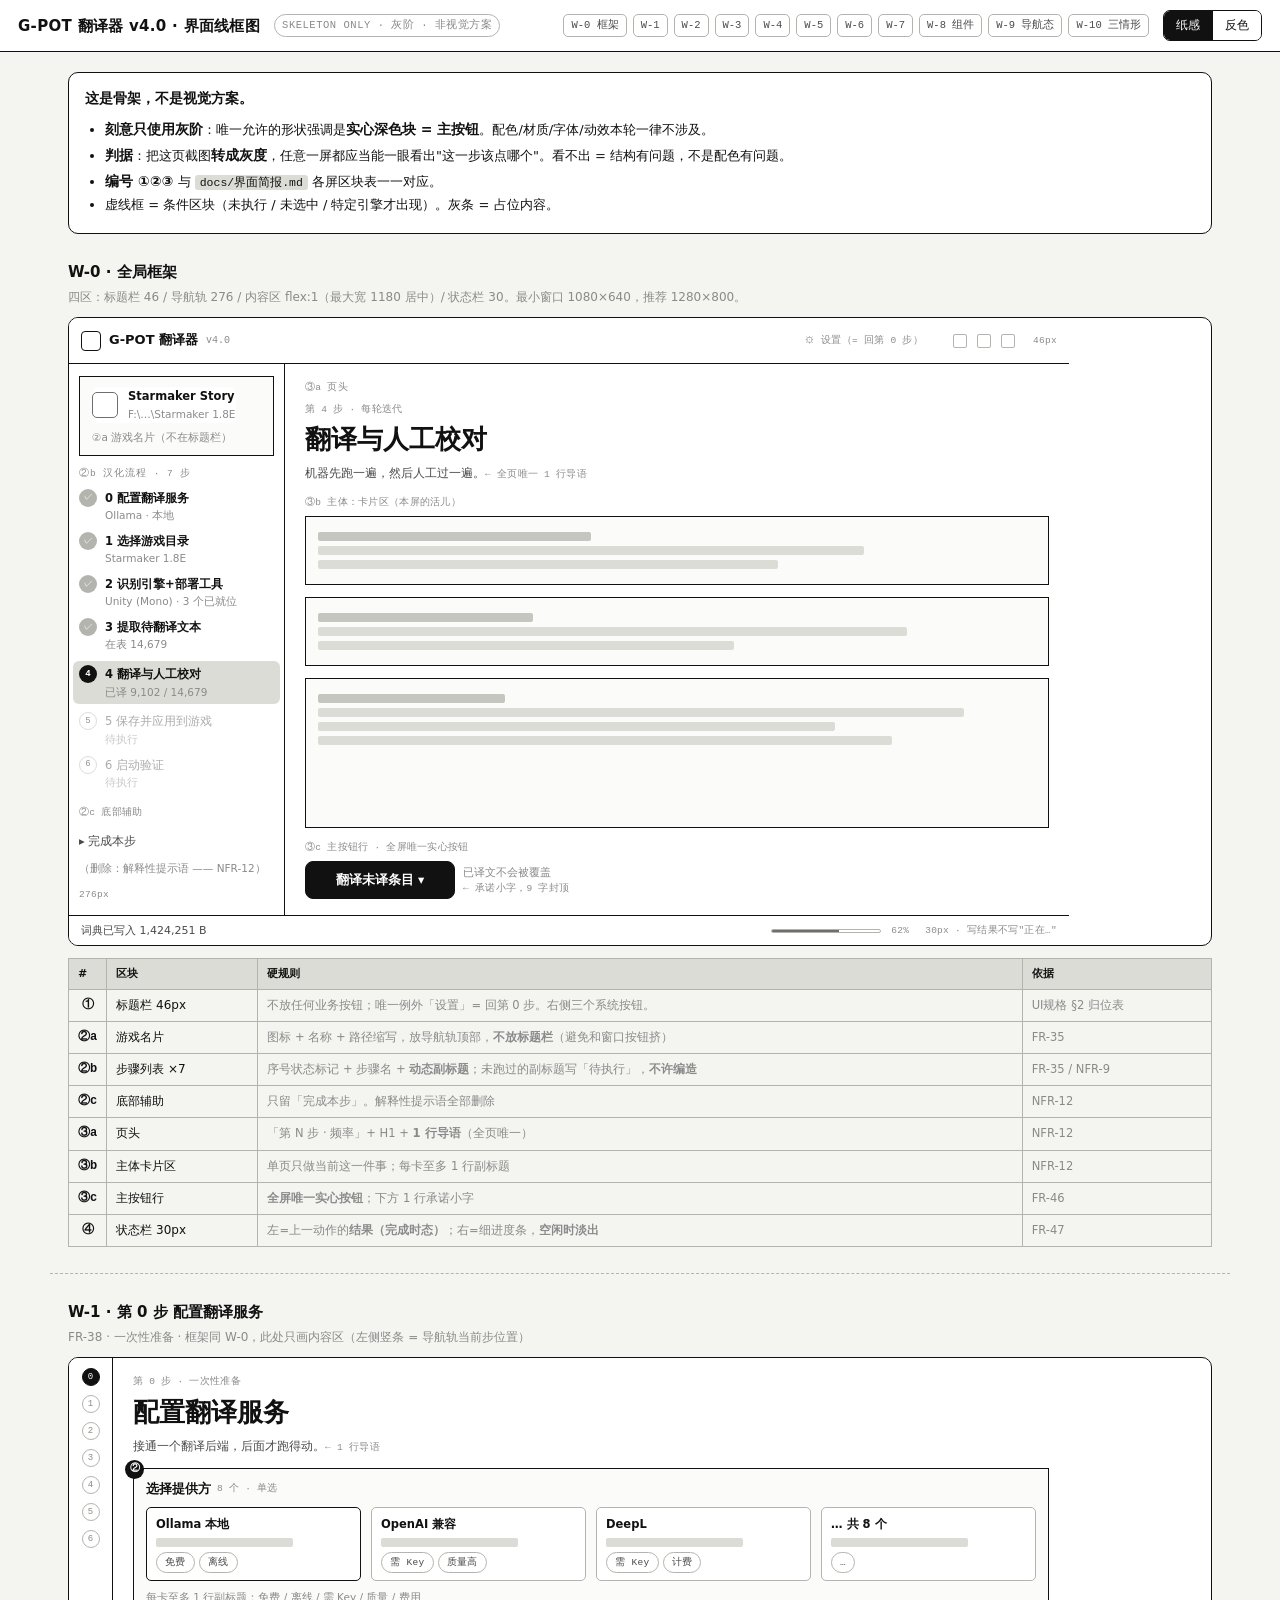
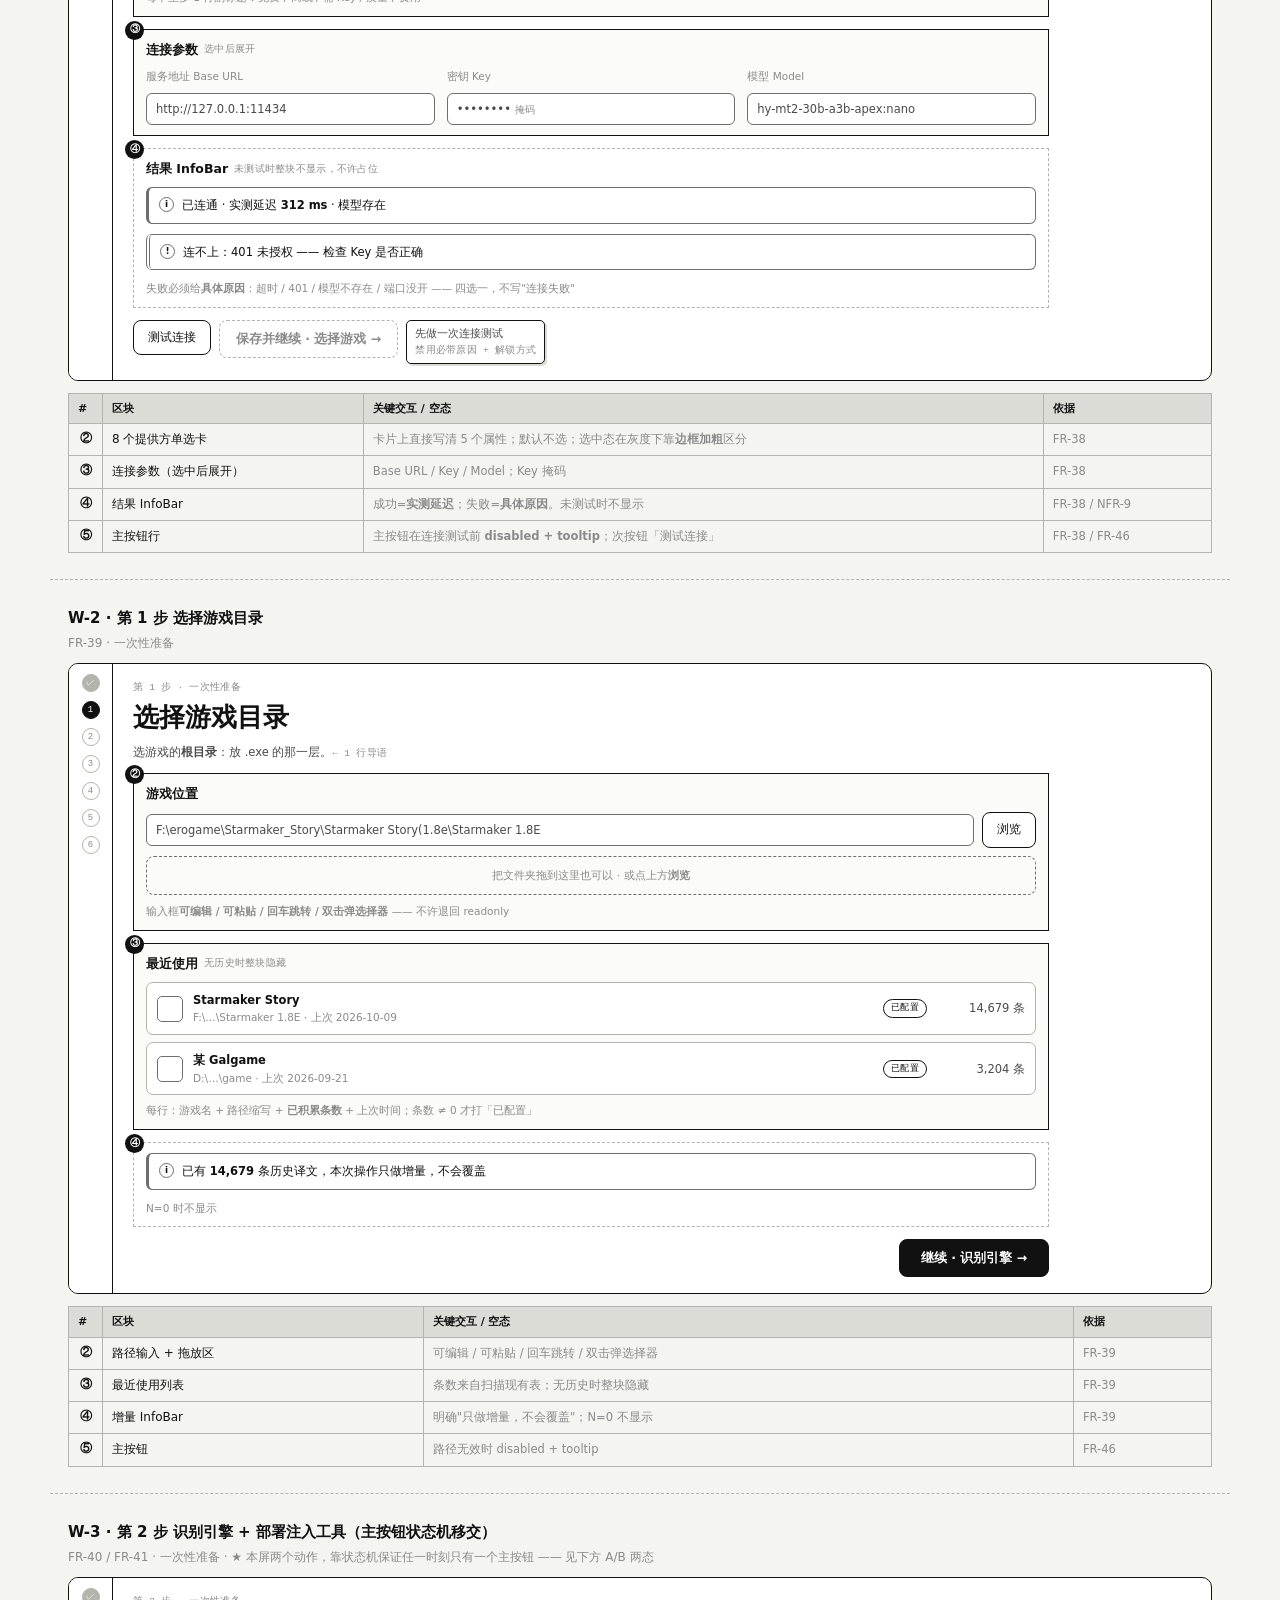
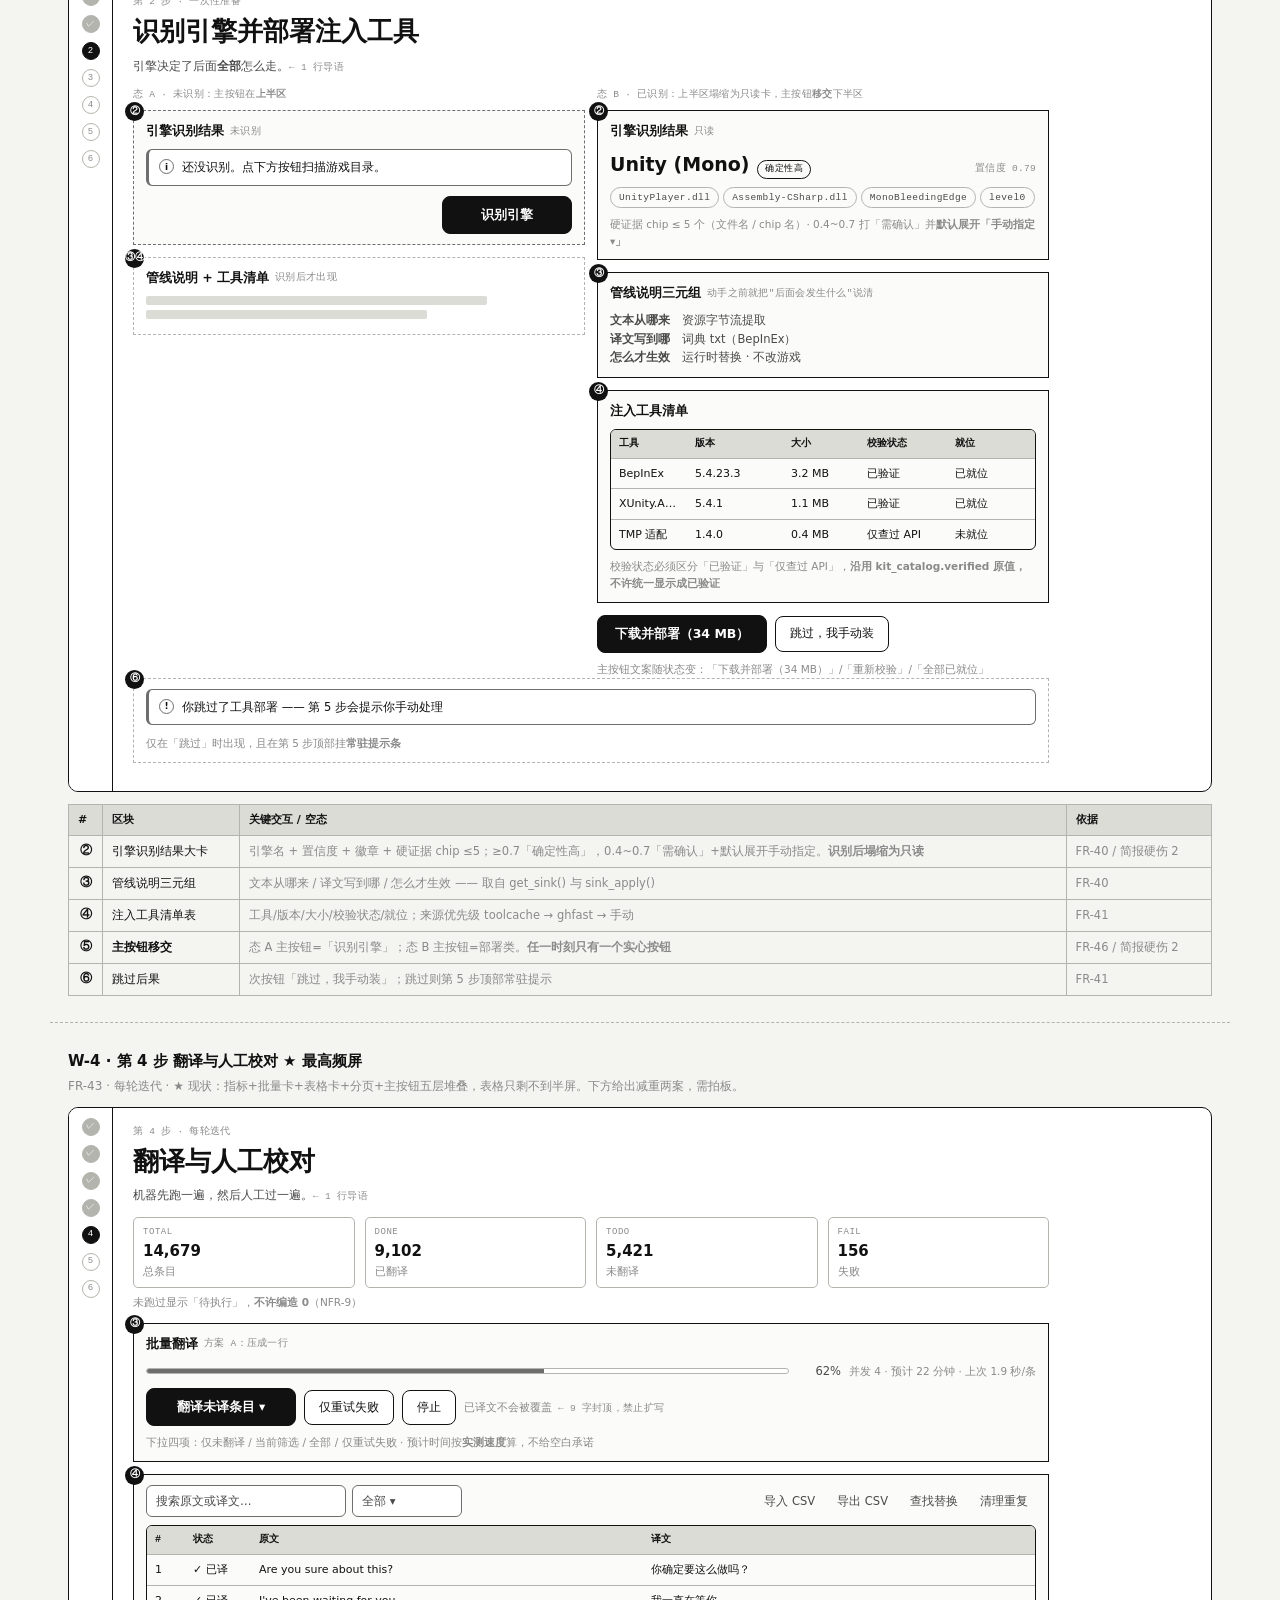
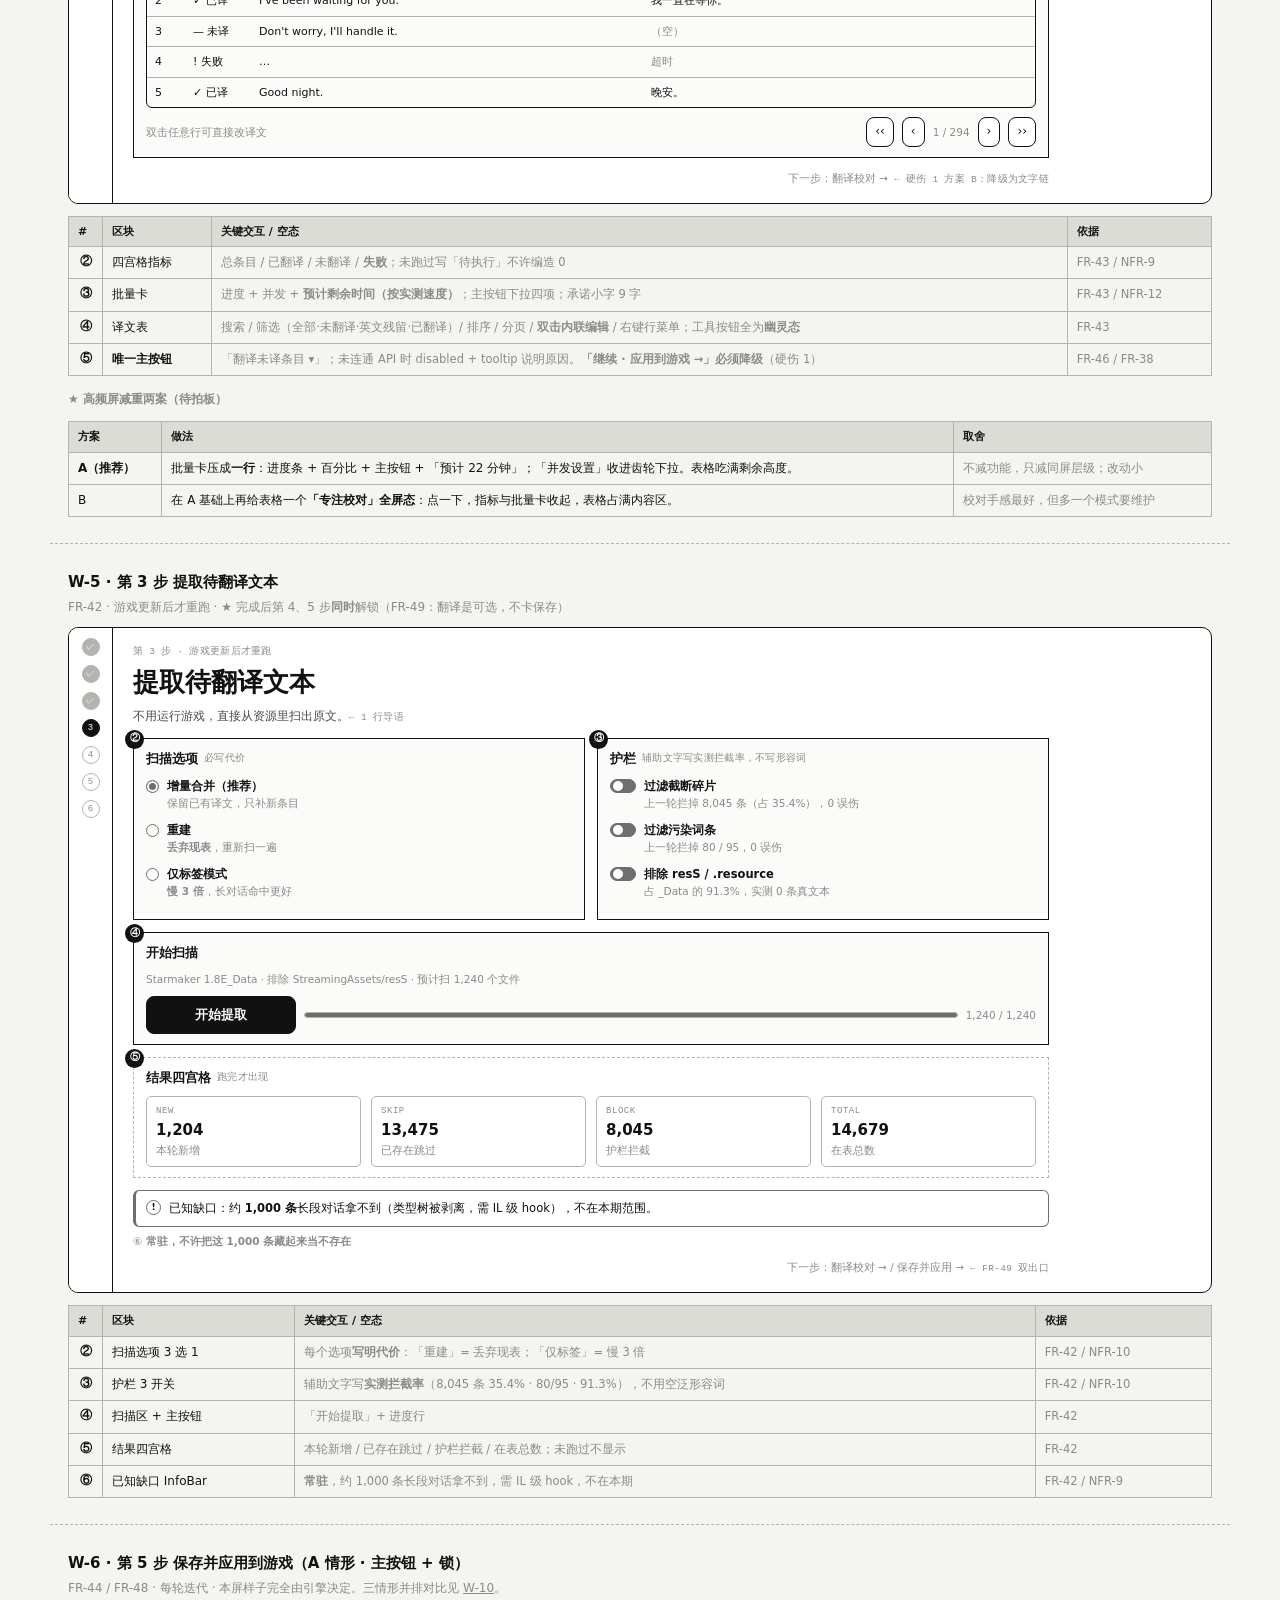
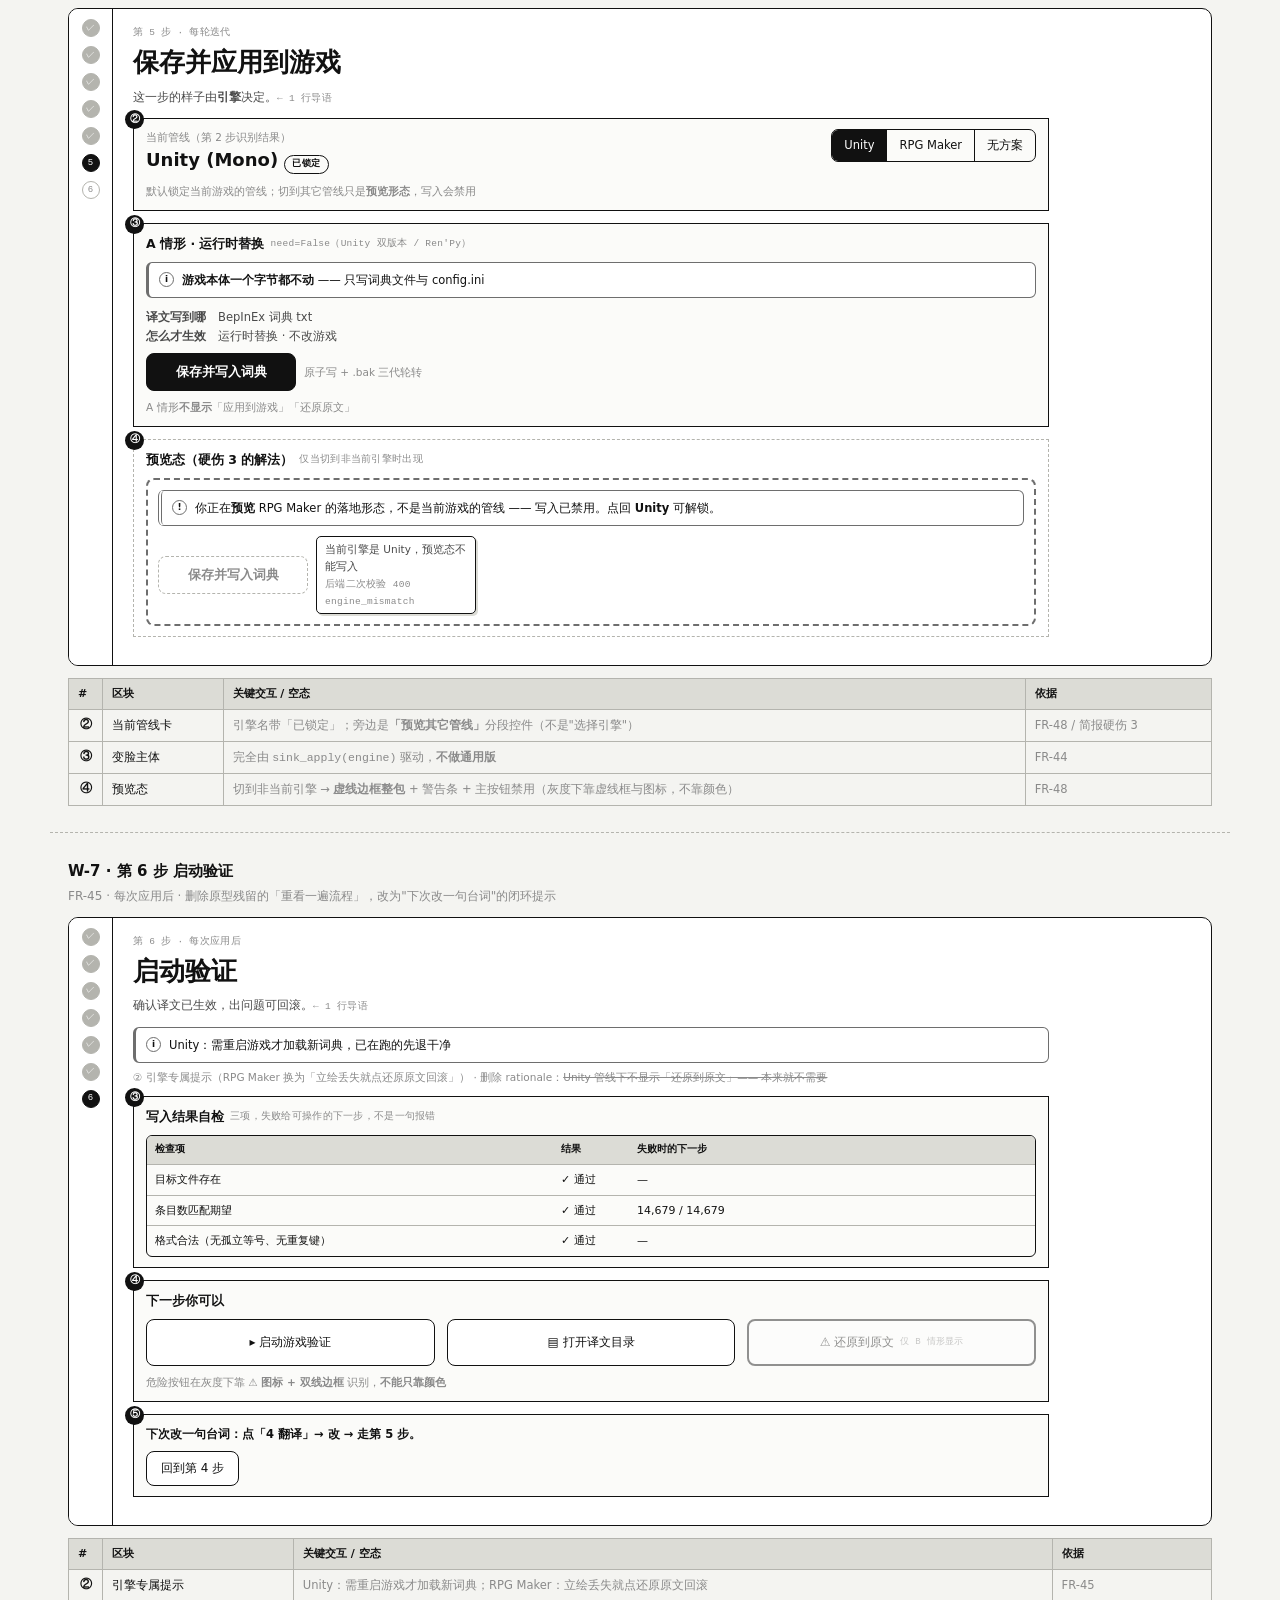
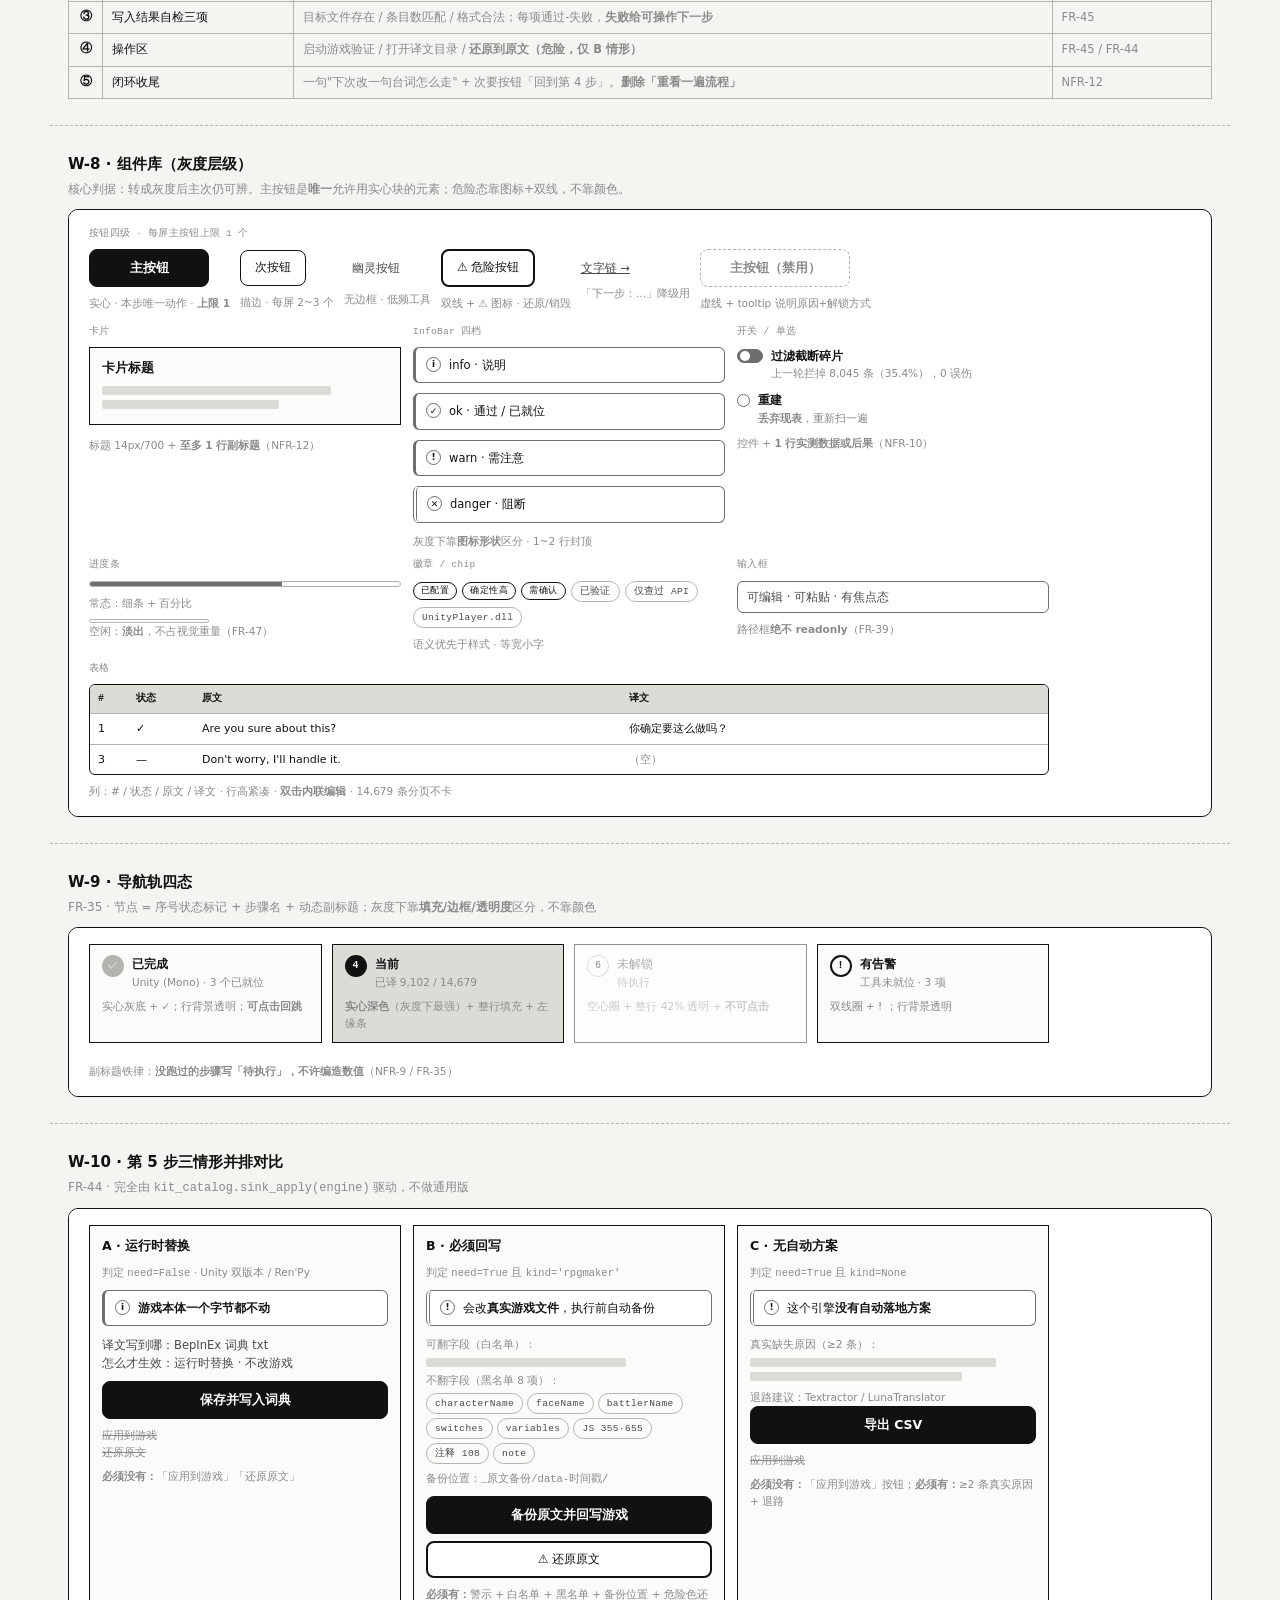
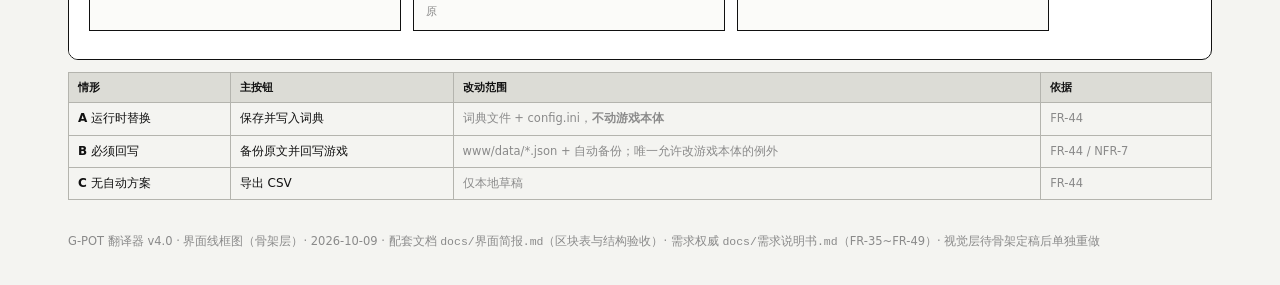
<file: prototype/wireframe.html>
<!DOCTYPE html>
<html lang="zh-CN" data-mode="light">
<head>
<meta charset="UTF-8">
<meta name="viewport" content="width=device-width, initial-scale=1">
<title>G-POT 翻译器 v4.0 · 界面线框图（骨架层）</title>
<style>
/* ============================================================
   线框图 = 骨架层。刻意只使用灰阶，不掺任何配色/材质/动效。
   判据：转成灰度后，"这一步该点哪个"必须仍然一目了然。
   ============================================================ */
:root{
  --paper:#F4F4F1; --panel:#FFFFFF; --panel-2:#FBFBF9;
  --line:#111111; --line-2:#6E6E6E; --line-3:#B4B4AE;
  --ph:#DCDCD6; --ph-2:#C6C6C0;
  --ink:#111111; --ink-2:#4A4A4A; --ink-3:#8A8A8A;
  --solid:#111111; --on-solid:#FFFFFF;
  --warn-line:#111111;
  --mono:"Cascadia Code","Consolas","SFMono-Regular",monospace;
  --sans:"Segoe UI","Microsoft YaHei",system-ui,sans-serif;
}
html[data-mode="dark"]{
  --paper:#131315; --panel:#1B1B1E; --panel-2:#222226;
  --line:#E6E6E6; --line-2:#A8A8A8; --line-3:#5A5A5E;
  --ph:#3A3A3E; --ph-2:#48484D;
  --ink:#ECECEC; --ink-2:#B8B8B8; --ink-3:#8A8A8E;
  --solid:#ECECEC; --on-solid:#131315;
}
*{box-sizing:border-box}
body{margin:0;background:var(--paper);color:var(--ink);font-family:var(--sans);font-size:13px;line-height:1.6}

/* ---------- 页头工具条 ---------- */
.topbar{position:sticky;top:0;z-index:9;background:var(--panel);border-bottom:1px solid var(--line);
  padding:10px 18px;display:flex;align-items:center;gap:14px;flex-wrap:wrap}
.topbar h1{font-size:15px;margin:0;font-weight:700;letter-spacing:.02em}
.topbar .tag{font-family:var(--mono);font-size:10.5px;color:var(--ink-3);border:1px solid var(--line-3);
  padding:2px 7px;border-radius:99px;letter-spacing:.05em}
.spacer{flex:1}
.seg{display:inline-flex;border:1px solid var(--line);border-radius:7px;overflow:hidden}
.seg button{background:var(--panel);border:0;border-right:1px solid var(--line);color:var(--ink);
  font:inherit;font-size:12px;padding:5px 12px;cursor:pointer}
.seg button:last-child{border-right:0}
.seg button[aria-pressed="true"]{background:var(--solid);color:var(--on-solid)}
.navlinks{display:flex;gap:6px;flex-wrap:wrap}
.navlinks a{font-family:var(--mono);font-size:10.5px;color:var(--ink-2);text-decoration:none;
  border:1px solid var(--line-3);padding:2px 7px;border-radius:5px}
.navlinks a:hover{border-color:var(--line);color:var(--ink)}

/* ---------- 通栏说明 ---------- */
.lead{max-width:1180px;margin:0 auto;padding:20px 18px 4px}
.lead .box{border:1px solid var(--line);background:var(--panel);padding:14px 16px;border-radius:10px}
.lead b{font-size:14px}
.lead ul{margin:8px 0 0;padding-left:20px}
.lead li{margin:3px 0}
.lead code{font-family:var(--mono);font-size:11.5px;background:var(--ph);padding:1px 5px;border-radius:3px}

/* ---------- 图卡 ---------- */
figure.wf{max-width:1180px;margin:22px auto;padding:0 18px}
figure.wf > figcaption{font-size:15px;font-weight:700;margin-bottom:4px}
figure.wf > .sub{font-size:12px;color:var(--ink-3);margin-bottom:10px}
.scroll{overflow-x:auto;border:1px solid var(--line);background:var(--panel);border-radius:10px;padding:0}

/* ---------- 线框框架 ---------- */
.frame{width:1000px;background:var(--panel);}
.frame .tb{height:46px;border-bottom:1px solid var(--line);display:flex;align-items:center;
  padding:0 12px;gap:10px}
.frame .tb .brand{display:flex;align-items:center;gap:8px}
.frame .tb .logo{width:20px;height:20px;border:1.5px solid var(--line);border-radius:4px}
.frame .tb .nm{font-weight:700;font-size:13px}
.frame .tb .vs{font-family:var(--mono);font-size:10px;color:var(--ink-3)}
.frame .tb .sysbtn{width:14px;height:14px;border:1px solid var(--line-3);border-radius:2px}
.frame .bd{display:flex;min-height:520px}
.frame .rail{width:216px;border-right:1px solid var(--line);padding:12px 10px;flex:none}
.frame .main{flex:1;padding:16px 20px;min-width:0}
.frame .sb{height:30px;border-top:1px solid var(--line);display:flex;align-items:center;
  padding:0 12px;gap:10px;font-size:11px;color:var(--ink-2)}
.dim{font-family:var(--mono);font-size:9.5px;color:var(--ink-3);letter-spacing:.03em}

/* rail stub（各屏只表示"在第几步"） */
.stub{width:44px;border-right:1px solid var(--line);padding:10px 0;flex:none;
  display:flex;flex-direction:column;align-items:center;gap:9px}
.stub .d{width:18px;height:18px;border-radius:50%;border:1px solid var(--line-3);
  display:flex;align-items:center;justify-content:center;font-family:var(--mono);font-size:9px;color:var(--ink-3)}
.stub .d.done{background:var(--line-3);color:var(--panel);border-color:var(--line-3)}
.stub .d.cur{background:var(--solid);color:var(--on-solid);border-color:var(--solid)}

/* ---------- 通用线框元素 ---------- */
.bx{border:1px solid var(--line);background:var(--panel-2);padding:10px 12px;margin-bottom:12px;position:relative}
.bx.dash{border-style:dashed;border-color:var(--line-2)}
.bx.cond{border-style:dashed;border-color:var(--line-3);background:transparent}
.bx-h{font-size:12.5px;font-weight:700;margin-bottom:8px;display:flex;align-items:center;gap:6px}
.bx-h .dim{font-weight:400}
.num{position:absolute;top:-9px;left:-9px;width:19px;height:19px;border-radius:50%;
  background:var(--solid);color:var(--on-solid);font-family:var(--mono);font-size:10px;
  display:flex;align-items:center;justify-content:center;font-weight:700}
.ph{display:block;height:9px;border-radius:2px;background:var(--ph);margin:5px 0}
.ph.k{background:var(--ph-2)}
.t{font-size:11.5px;color:var(--ink-2)}
.t.s{font-size:10.5px;color:var(--ink-3)}
.t.b{color:var(--ink);font-weight:600}
.row{display:flex;gap:8px;align-items:center}
.row.wrap{flex-wrap:wrap}
.grid2{display:grid;grid-template-columns:1fr 1fr;gap:12px}
.grid3{display:grid;grid-template-columns:repeat(3,1fr);gap:12px}
.grid4{display:grid;grid-template-columns:repeat(4,1fr);gap:10px}
.mb8{margin-bottom:8px}.mb12{margin-bottom:12px}.mt8{margin-top:8px}

/* 控件线框 */
.btnp{display:inline-flex;align-items:center;justify-content:center;gap:6px;
  background:var(--solid);color:var(--on-solid);border:1px solid var(--solid);
  border-radius:8px;padding:8px 16px;font-size:12.5px;font-weight:700;min-width:150px}
.btnp[disabled]{background:transparent;color:var(--ink-3);border-color:var(--line-3);
  border-style:dashed;cursor:not-allowed}
.btns{display:inline-flex;align-items:center;gap:6px;background:var(--panel);color:var(--ink);
  border:1px solid var(--line);border-radius:8px;padding:7px 14px;font-size:12px}
.btng{display:inline-flex;align-items:center;gap:5px;background:transparent;color:var(--ink-2);
  border:0;padding:6px 8px;font-size:11.5px}
.btnd{display:inline-flex;align-items:center;gap:6px;background:var(--panel);color:var(--ink);
  border:2px double var(--line);border-radius:8px;padding:7px 14px;font-size:12px}
.link{font-size:11.5px;color:var(--ink-2);text-decoration:underline}
.inp{border:1px solid var(--line-2);border-radius:6px;background:var(--panel);
  padding:6px 9px;font-size:11.5px;color:var(--ink-2);min-width:0}
.drop{border:1px dashed var(--line-2);border-radius:8px;padding:10px;text-align:center;
  font-size:11px;color:var(--ink-3)}
.chip{display:inline-block;border:1px solid var(--line-3);border-radius:99px;padding:2px 8px;
  font-family:var(--mono);font-size:9.5px;color:var(--ink-2);letter-spacing:.04em}
.badge{display:inline-block;border:1px solid var(--line);border-radius:99px;padding:1px 7px;
  font-family:var(--mono);font-size:9px;color:var(--ink);letter-spacing:.05em}
.prog{height:6px;border:1px solid var(--line-3);border-radius:99px;overflow:hidden;background:var(--panel)}
.prog i{display:block;height:100%;background:var(--line-2);width:62%}
.prog.thin{height:4px}
.sw{display:flex;gap:8px;align-items:flex-start;margin-bottom:9px}
.sw .knob{width:26px;height:14px;border:1px solid var(--line-2);border-radius:99px;flex:none;margin-top:2px;position:relative}
.sw .knob::after{content:"";position:absolute;right:2px;top:1px;width:10px;height:10px;border-radius:50%;background:var(--line-2)}
.sw.on .knob{background:var(--line-2)}
.sw.on .knob::after{right:auto;left:2px;background:var(--panel)}
.ck{display:flex;gap:8px;align-items:flex-start;margin-bottom:9px}
.ck .dot{width:13px;height:13px;border:1px solid var(--line-2);border-radius:50%;flex:none;margin-top:3px}
.ck.on .dot{background:var(--line-2);box-shadow:inset 0 0 0 2px var(--panel)}
.ib{border:1px solid var(--line-2);border-left-width:3px;border-radius:6px;padding:8px 10px;
  display:flex;gap:8px;align-items:flex-start;margin-bottom:10px;font-size:11.5px;background:var(--panel)}
.ib .ico{width:15px;height:15px;border:1.5px solid var(--line-2);border-radius:50%;flex:none;margin-top:1px;
  display:flex;align-items:center;justify-content:center;font-size:9px;font-weight:700}
.ib.danger{border-style:double;border-left-width:4px}
.tbl{border:1px solid var(--line);border-radius:6px;overflow:hidden;font-size:11px}
.tbl .tr{display:flex;border-bottom:1px solid var(--line-3)}
.tbl .tr:last-child{border-bottom:0}
.tbl .tr > span{padding:6px 8px;overflow:hidden;text-overflow:ellipsis;white-space:nowrap}
.tbl .th{background:var(--ph);font-weight:700;font-family:var(--mono);font-size:10px}
.tbl .c1{width:38px;flex:none}.tbl .c2{width:66px;flex:none}.tbl .c3{flex:1;min-width:0}.tbl .c4{flex:1;min-width:0}
.tbl .c5{width:96px;flex:none}.tbl .c6{width:76px;flex:none}.tbl .c7{width:88px;flex:none}
.mini{border:1px solid var(--line-3);border-radius:5px;padding:7px 9px;background:var(--panel)}
.mini .k{font-family:var(--mono);font-size:9px;color:var(--ink-3);letter-spacing:.06em}
.mini .v{font-size:15px;font-weight:700}
.radio-sel{border:1.5px solid var(--line);background:var(--panel)}
.list-row{display:flex;align-items:center;gap:10px;border:1px solid var(--line-3);border-radius:7px;
  padding:8px 10px;margin-bottom:7px;background:var(--panel)}
.list-row .thumb{width:26px;height:26px;border:1px solid var(--line-2);border-radius:5px;flex:none}
.tip{border:1px solid var(--line);background:var(--panel);border-radius:5px;padding:4px 8px;
  font-size:10.5px;color:var(--ink-2);box-shadow:2px 2px 0 var(--ph)}

/* ---------- 说明表 ---------- */
table.spec{width:100%;border-collapse:collapse;margin-top:12px;font-size:12px}
table.spec th,table.spec td{border:1px solid var(--line-3);padding:6px 9px;text-align:left;vertical-align:top}
table.spec th{background:var(--ph);font-size:11px;font-weight:700}
table.spec td.n{font-family:var(--mono);width:34px;text-align:center;font-weight:700}
table.spec td.r{color:var(--ink-3);font-size:11.5px}

/* ---------- 分隔 ---------- */
hr.sep{border:0;border-top:1px dashed var(--line-3);max-width:1180px;margin:26px auto}
footer{max-width:1180px;margin:0 auto;padding:10px 18px 40px;font-size:11.5px;color:var(--ink-3)}
</style>
</head>
<body>

<div class="topbar">
  <h1>G-POT 翻译器 v4.0 · 界面线框图</h1>
  <span class="tag">SKELETON ONLY · 灰阶 · 非视觉方案</span>
  <div class="spacer"></div>
  <div class="navlinks">
    <a href="#w0">W-0 框架</a><a href="#w1">W-1</a><a href="#w2">W-2</a><a href="#w3">W-3</a>
    <a href="#w4">W-4</a><a href="#w5">W-5</a><a href="#w6">W-6</a><a href="#w7">W-7</a>
    <a href="#w8">W-8 组件</a><a href="#w9">W-9 导航态</a><a href="#w10">W-10 三情形</a>
  </div>
  <div class="seg">
    <button id="mLight" aria-pressed="true" onclick="setMode('light')">纸感</button>
    <button id="mDark" aria-pressed="false" onclick="setMode('dark')">反色</button>
  </div>
</div>

<div class="lead">
  <div class="box">
    <b>这是骨架，不是视觉方案。</b>
    <ul>
      <li><b>刻意只使用灰阶</b>：唯一允许的形状强调是<b>实心深色块 = 主按钮</b>。配色/材质/字体/动效本轮一律不涉及。</li>
      <li><b>判据</b>：把这页截图<b>转成灰度</b>，任意一屏都应当能一眼看出"这一步该点哪个"。看不出 = 结构有问题，不是配色有问题。</li>
      <li><b>编号 ①②③</b> 与 <code>docs/界面简报.md</code> 各屏区块表一一对应。</li>
      <li>虚线框 = 条件区块（未执行 / 未选中 / 特定引擎才出现）。灰条 = 占位内容。</li>
    </ul>
  </div>
</div>

<!-- ==================== W-0 全局框架 ==================== -->
<figure class="wf" id="w0">
  <figcaption>W-0 · 全局框架</figcaption>
  <div class="sub">四区：标题栏 46 / 导航轨 276 / 内容区 flex:1（最大宽 1180 居中）/ 状态栏 30。最小窗口 1080×640，推荐 1280×800。</div>
  <div class="scroll">
  <div class="frame">

    <div class="tb">
      <div class="brand"><div class="logo"></div><span class="nm">G-POT 翻译器</span><span class="vs">v4.0</span></div>
      <div class="spacer"></div>
      <span class="dim">⚙ 设置（= 回第 0 步）</span>
      <span style="width:10px"></span>
      <div class="sysbtn"></div><div class="sysbtn"></div><div class="sysbtn"></div>
      <span class="dim" style="margin-left:8px">46px</span>
    </div>

    <div class="bd">
      <!-- 导航轨 -->
      <div class="rail">
        <div class="bx" style="margin-bottom:10px">
          <div class="row">
            <div class="list-row" style="margin:0;padding:0;border:0">
              <div class="thumb"></div>
              <div style="min-width:0">
                <div class="t b">Starmaker Story</div>
                <div class="t s">F:\…\Starmaker 1.8E</div>
              </div>
            </div>
          </div>
          <div class="t s" style="margin-top:6px">②a 游戏名片（不在标题栏）</div>
        </div>

        <div class="dim" style="margin-bottom:7px;letter-spacing:.1em">②b 汉化流程 · 7 步</div>

        <div class="row" style="margin-bottom:8px;align-items:flex-start">
          <div style="width:18px;height:18px;border-radius:50%;background:var(--line-3);color:var(--panel);
            display:flex;align-items:center;justify-content:center;font-family:var(--mono);font-size:9px;flex:none">✓</div>
          <div style="min-width:0"><div class="t b">0 配置翻译服务</div><div class="t s">Ollama · 本地</div></div>
        </div>
        <div class="row" style="margin-bottom:8px;align-items:flex-start">
          <div style="width:18px;height:18px;border-radius:50%;background:var(--line-3);color:var(--panel);
            display:flex;align-items:center;justify-content:center;font-family:var(--mono);font-size:9px;flex:none">✓</div>
          <div style="min-width:0"><div class="t b">1 选择游戏目录</div><div class="t s">Starmaker 1.8E</div></div>
        </div>
        <div class="row" style="margin-bottom:8px;align-items:flex-start">
          <div style="width:18px;height:18px;border-radius:50%;background:var(--line-3);color:var(--panel);
            display:flex;align-items:center;justify-content:center;font-family:var(--mono);font-size:9px;flex:none">✓</div>
          <div style="min-width:0"><div class="t b">2 识别引擎+部署工具</div><div class="t s">Unity (Mono) · 3 个已就位</div></div>
        </div>
        <div class="row" style="margin-bottom:8px;align-items:flex-start">
          <div style="width:18px;height:18px;border-radius:50%;background:var(--line-3);color:var(--panel);
            display:flex;align-items:center;justify-content:center;font-family:var(--mono);font-size:9px;flex:none">✓</div>
          <div style="min-width:0"><div class="t b">3 提取待翻译文本</div><div class="t s">在表 14,679</div></div>
        </div>
        <div class="row" style="margin-bottom:8px;align-items:flex-start;background:var(--ph);border-radius:6px;padding:4px 6px;margin-left:-6px;margin-right:-6px">
          <div style="width:18px;height:18px;border-radius:50%;background:var(--solid);color:var(--on-solid);
            display:flex;align-items:center;justify-content:center;font-family:var(--mono);font-size:9px;flex:none;font-weight:700">4</div>
          <div style="min-width:0"><div class="t b">4 翻译与人工校对</div><div class="t s">已译 9,102 / 14,679</div></div>
        </div>
        <div class="row" style="margin-bottom:8px;align-items:flex-start;opacity:.45">
          <div style="width:18px;height:18px;border-radius:50%;border:1px solid var(--line-3);
            display:flex;align-items:center;justify-content:center;font-family:var(--mono);font-size:9px;flex:none">5</div>
          <div style="min-width:0"><div class="t">5 保存并应用到游戏</div><div class="t s">待执行</div></div>
        </div>
        <div class="row" style="align-items:flex-start;opacity:.45">
          <div style="width:18px;height:18px;border-radius:50%;border:1px solid var(--line-3);
            display:flex;align-items:center;justify-content:center;font-family:var(--mono);font-size:9px;flex:none">6</div>
          <div style="min-width:0"><div class="t">6 启动验证</div><div class="t s">待执行</div></div>
        </div>

        <div style="margin-top:auto;padding-top:14px">
          <div class="dim" style="margin-bottom:6px">②c 底部辅助</div>
          <div class="btng" style="padding-left:0">▸ 完成本步</div>
          <div class="t s" style="margin-top:4px">（删除：解释性提示语 —— NFR-12）</div>
        </div>
        <div class="dim" style="margin-top:10px">276px</div>
      </div>

      <!-- 内容区 -->
      <div class="main">
        <div class="dim" style="margin-bottom:6px">③a 页头</div>
        <div class="dim" style="margin-bottom:2px">第 4 步 · 每轮迭代</div>
        <div style="font-size:26px;font-weight:700;margin-bottom:4px">翻译与人工校对</div>
        <div class="t" style="margin-bottom:12px">机器先跑一遍，然后人工过一遍。<span class="dim">← 全页唯一 1 行导语</span></div>

        <div class="dim" style="margin-bottom:6px">③b 主体：卡片区（本屏的活儿）</div>
        <div class="bx"><span class="ph k" style="width:38%"></span><span class="ph" style="width:76%"></span><span class="ph" style="width:64%"></span></div>
        <div class="bx"><span class="ph k" style="width:30%"></span><span class="ph" style="width:82%"></span><span class="ph" style="width:58%"></span></div>
        <div class="bx" style="min-height:150px"><span class="ph k" style="width:26%"></span><span class="ph" style="width:90%"></span><span class="ph" style="width:72%"></span><span class="ph" style="width:80%"></span></div>

        <div class="dim" style="margin-bottom:6px">③c 主按钮行 · 全屏唯一实心按钮</div>
        <div class="row">
          <div class="btnp">翻译未译条目 ▾</div>
          <div style="min-width:0"><div class="t s">已译文不会被覆盖</div><div class="dim">← 承诺小字，9 字封顶</div></div>
        </div>
      </div>
    </div>

    <div class="sb">
      <span>词典已写入 1,424,251 B</span>
      <div class="spacer"></div>
      <div class="prog thin" style="width:110px"><i style="width:62%"></i></div>
      <span class="dim">62%</span>
      <span class="dim" style="margin-left:6px">30px · 写结果不写"正在…"</span>
    </div>

  </div>
  </div>

  <table class="spec">
    <tr><th>#</th><th>区块</th><th>硬规则</th><th>依据</th></tr>
    <tr><td class="n">①</td><td>标题栏 46px</td><td class="r">不放任何业务按钮；唯一例外「设置」= 回第 0 步。右侧三个系统按钮。</td><td class="r">UI规格 §2 归位表</td></tr>
    <tr><td class="n">②a</td><td>游戏名片</td><td class="r">图标 + 名称 + 路径缩写，放导航轨顶部，<b>不放标题栏</b>（避免和窗口按钮挤）</td><td class="r">FR-35</td></tr>
    <tr><td class="n">②b</td><td>步骤列表 ×7</td><td class="r">序号状态标记 + 步骤名 + <b>动态副标题</b>；未跑过的副标题写「待执行」，<b>不许编造</b></td><td class="r">FR-35 / NFR-9</td></tr>
    <tr><td class="n">②c</td><td>底部辅助</td><td class="r">只留「完成本步」。解释性提示语全部删除</td><td class="r">NFR-12</td></tr>
    <tr><td class="n">③a</td><td>页头</td><td class="r">「第 N 步 · 频率」+ H1 + <b>1 行导语</b>（全页唯一）</td><td class="r">NFR-12</td></tr>
    <tr><td class="n">③b</td><td>主体卡片区</td><td class="r">单页只做当前这一件事；每卡至多 1 行副标题</td><td class="r">NFR-12</td></tr>
    <tr><td class="n">③c</td><td>主按钮行</td><td class="r"><b>全屏唯一实心按钮</b>；下方 1 行承诺小字</td><td class="r">FR-46</td></tr>
    <tr><td class="n">④</td><td>状态栏 30px</td><td class="r">左=上一动作的<b>结果（完成时态）</b>；右=细进度条，<b>空闲时淡出</b></td><td class="r">FR-47</td></tr>
  </table>
</figure>

<hr class="sep">

<!-- ==================== W-1 第 0 步 ==================== -->
<figure class="wf" id="w1">
  <figcaption>W-1 · 第 0 步 配置翻译服务</figcaption>
  <div class="sub">FR-38 · 一次性准备 · 框架同 W-0，此处只画内容区（左侧竖条 = 导航轨当前步位置）</div>
  <div class="scroll">
  <div class="frame">
    <div class="bd">
      <div class="stub">
        <div class="d cur">0</div><div class="d">1</div><div class="d">2</div><div class="d">3</div>
        <div class="d">4</div><div class="d">5</div><div class="d">6</div>
      </div>
      <div class="main">
        <div class="dim">第 0 步 · 一次性准备</div>
        <div style="font-size:26px;font-weight:700;margin:2px 0 4px">配置翻译服务</div>
        <div class="t mb12">接通一个翻译后端，后面才跑得动。<span class="dim">← 1 行导语</span></div>

        <div class="bx">
          <span class="num">②</span>
          <div class="bx-h">选择提供方 <span class="dim">8 个 · 单选</span></div>
          <div class="grid4">
            <div class="mini radio-sel"><div class="t b">Ollama 本地</div><div class="ph" style="width:70%"></div><div class="row wrap" style="gap:4px"><span class="chip">免费</span><span class="chip">离线</span></div></div>
            <div class="mini"><div class="t b">OpenAI 兼容</div><div class="ph" style="width:70%"></div><div class="row wrap" style="gap:4px"><span class="chip">需 Key</span><span class="chip">质量高</span></div></div>
            <div class="mini"><div class="t b">DeepL</div><div class="ph" style="width:70%"></div><div class="row wrap" style="gap:4px"><span class="chip">需 Key</span><span class="chip">计费</span></div></div>
            <div class="mini"><div class="t b">… 共 8 个</div><div class="ph" style="width:70%"></div><div class="row wrap" style="gap:4px"><span class="chip">…</span></div></div>
          </div>
          <div class="t s mt8">每卡至多 1 行副标题：免费 / 离线 / 需 Key / 质量 / 费用</div>
        </div>

        <div class="bx">
          <span class="num">③</span>
          <div class="bx-h">连接参数 <span class="dim">选中后展开</span></div>
          <div class="grid3">
            <div><div class="t s mb8">服务地址 Base URL</div><div class="inp">http://127.0.0.1:11434</div></div>
            <div><div class="t s mb8">密钥 Key</div><div class="inp">••••••••  <span class="dim">掩码</span></div></div>
            <div><div class="t s mb8">模型 Model</div><div class="inp">hy-mt2-30b-a3b-apex:nano</div></div>
          </div>
        </div>

        <div class="bx cond">
          <span class="num">④</span>
          <div class="bx-h">结果 InfoBar <span class="dim">未测试时整块不显示，不许占位</span></div>
          <div class="ib"><span class="ico">i</span><div>已连通 · 实测延迟 <b>312 ms</b> · 模型存在</div></div>
          <div class="ib danger"><span class="ico">!</span><div>连不上：401 未授权 —— 检查 Key 是否正确</div></div>
          <div class="t s">失败必须给<b>具体原因</b>：超时 / 401 / 模型不存在 / 端口没开 —— 四选一，不写"连接失败"</div>
        </div>

        <div class="row" style="align-items:flex-start">
          <div class="btns">测试连接</div>
          <div class="btnp" disabled>保存并继续 · 选择游戏 →</div>
          <div class="tip" style="max-width:150px">先做一次连接测试<br><span class="dim">禁用必带原因 + 解锁方式</span></div>
        </div>
      </div>
    </div>
  </div>
  </div>
  <table class="spec">
    <tr><th>#</th><th>区块</th><th>关键交互 / 空态</th><th>依据</th></tr>
    <tr><td class="n">②</td><td>8 个提供方单选卡</td><td class="r">卡片上直接写清 5 个属性；默认不选；选中态在灰度下靠<b>边框加粗</b>区分</td><td class="r">FR-38</td></tr>
    <tr><td class="n">③</td><td>连接参数（选中后展开）</td><td class="r">Base URL / Key / Model；Key 掩码</td><td class="r">FR-38</td></tr>
    <tr><td class="n">④</td><td>结果 InfoBar</td><td class="r">成功=<b>实测延迟</b>；失败=<b>具体原因</b>。未测试时不显示</td><td class="r">FR-38 / NFR-9</td></tr>
    <tr><td class="n">⑤</td><td>主按钮行</td><td class="r">主按钮在连接测试前 <b>disabled + tooltip</b>；次按钮「测试连接」</td><td class="r">FR-38 / FR-46</td></tr>
  </table>
</figure>

<hr class="sep">

<!-- ==================== W-2 第 1 步 ==================== -->
<figure class="wf" id="w2">
  <figcaption>W-2 · 第 1 步 选择游戏目录</figcaption>
  <div class="sub">FR-39 · 一次性准备</div>
  <div class="scroll">
  <div class="frame">
    <div class="bd">
      <div class="stub">
        <div class="d done">✓</div><div class="d cur">1</div><div class="d">2</div><div class="d">3</div>
        <div class="d">4</div><div class="d">5</div><div class="d">6</div>
      </div>
      <div class="main">
        <div class="dim">第 1 步 · 一次性准备</div>
        <div style="font-size:26px;font-weight:700;margin:2px 0 4px">选择游戏目录</div>
        <div class="t mb12">选游戏的<b>根目录</b>：放 .exe 的那一层。<span class="dim">← 1 行导语</span></div>

        <div class="bx">
          <span class="num">②</span>
          <div class="bx-h">游戏位置</div>
          <div class="row mb8">
            <div class="inp" style="flex:1">F:\erogame\Starmaker_Story\Starmaker Story(1.8e\Starmaker 1.8E</div>
            <div class="btns">浏览</div>
          </div>
          <div class="drop">把文件夹拖到这里也可以 · 或点上方<b>浏览</b></div>
          <div class="t s mt8">输入框<b>可编辑 / 可粘贴 / 回车跳转 / 双击弹选择器</b> —— 不许退回 readonly</div>
        </div>

        <div class="bx">
          <span class="num">③</span>
          <div class="bx-h">最近使用 <span class="dim">无历史时整块隐藏</span></div>
          <div class="list-row"><div class="thumb"></div>
            <div style="flex:1;min-width:0"><div class="t b">Starmaker Story</div><div class="t s">F:\…\Starmaker 1.8E · 上次 2026-10-09</div></div>
            <span class="badge">已配置</span><div class="t" style="width:88px;text-align:right">14,679 条</div></div>
          <div class="list-row"><div class="thumb"></div>
            <div style="flex:1;min-width:0"><div class="t b">某 Galgame</div><div class="t s">D:\…\game · 上次 2026-09-21</div></div>
            <span class="badge">已配置</span><div class="t" style="width:88px;text-align:right">3,204 条</div></div>
          <div class="t s">每行：游戏名 + 路径缩写 + <b>已积累条数</b> + 上次时间；条数 ≠ 0 才打「已配置」</div>
        </div>

        <div class="bx cond">
          <span class="num">④</span>
          <div class="ib"><span class="ico">i</span><div>已有 <b>14,679</b> 条历史译文，本次操作只做增量，不会覆盖</div></div>
          <div class="t s">N=0 时不显示</div>
        </div>

        <div class="row" style="justify-content:flex-end">
          <div class="btnp">继续 · 识别引擎 →</div>
        </div>
      </div>
    </div>
  </div>
  </div>
  <table class="spec">
    <tr><th>#</th><th>区块</th><th>关键交互 / 空态</th><th>依据</th></tr>
    <tr><td class="n">②</td><td>路径输入 + 拖放区</td><td class="r">可编辑 / 可粘贴 / 回车跳转 / 双击弹选择器</td><td class="r">FR-39</td></tr>
    <tr><td class="n">③</td><td>最近使用列表</td><td class="r">条数来自扫描现有表；无历史时整块隐藏</td><td class="r">FR-39</td></tr>
    <tr><td class="n">④</td><td>增量 InfoBar</td><td class="r">明确"只做增量，不会覆盖"；N=0 不显示</td><td class="r">FR-39</td></tr>
    <tr><td class="n">⑤</td><td>主按钮</td><td class="r">路径无效时 disabled + tooltip</td><td class="r">FR-46</td></tr>
  </table>
</figure>

<hr class="sep">

<!-- ==================== W-3 第 2 步 ==================== -->
<figure class="wf" id="w3">
  <figcaption>W-3 · 第 2 步 识别引擎 + 部署注入工具（主按钮状态机移交）</figcaption>
  <div class="sub">FR-40 / FR-41 · 一次性准备 · ★ 本屏两个动作，靠状态机保证任一时刻只有一个主按钮 —— 见下方 A/B 两态</div>

  <div class="scroll">
  <div class="frame">
    <div class="bd">
      <div class="stub">
        <div class="d done">✓</div><div class="d done">✓</div><div class="d cur">2</div><div class="d">3</div>
        <div class="d">4</div><div class="d">5</div><div class="d">6</div>
      </div>
      <div class="main">
        <div class="dim">第 2 步 · 一次性准备</div>
        <div style="font-size:26px;font-weight:700;margin:2px 0 4px">识别引擎并部署注入工具</div>
        <div class="t mb12">引擎决定了后面<b>全部</b>怎么走。<span class="dim">← 1 行导语</span></div>

        <div class="row" style="align-items:stretch;gap:12px">
          <!-- 态 A -->
          <div style="flex:1;min-width:0">
            <div class="dim mb8">态 A · 未识别：主按钮在<b>上半区</b></div>
            <div class="bx dash">
              <span class="num">②</span>
              <div class="bx-h">引擎识别结果 <span class="dim">未识别</span></div>
              <div class="ib"><span class="ico">i</span><div>还没识别。点下方按钮扫描游戏目录。</div></div>
              <div class="row" style="justify-content:flex-end"><div class="btnp" style="min-width:130px">识别引擎</div></div>
            </div>
            <div class="bx cond">
              <span class="num">③④</span>
              <div class="bx-h">管线说明 + 工具清单 <span class="dim">识别后才出现</span></div>
              <div class="ph" style="width:80%"></div><div class="ph" style="width:66%"></div>
            </div>
          </div>
          <!-- 态 B -->
          <div style="flex:1;min-width:0">
            <div class="dim mb8">态 B · 已识别：上半区塌缩为只读卡，主按钮<b>移交</b>下半区</div>
            <div class="bx">
              <span class="num">②</span>
              <div class="bx-h">引擎识别结果 <span class="dim">只读</span></div>
              <div class="row" style="align-items:baseline;gap:8px">
                <div style="font-size:19px;font-weight:700">Unity (Mono)</div>
                <span class="badge">确定性高</span>
                <div class="spacer"></div><div class="dim">置信度 0.79</div>
              </div>
              <div class="row wrap" style="gap:4px;margin-top:7px">
                <span class="chip">UnityPlayer.dll</span><span class="chip">Assembly-CSharp.dll</span>
                <span class="chip">MonoBleedingEdge</span><span class="chip">level0</span>
              </div>
              <div class="t s mt8">硬证据 chip ≤ 5 个（文件名 / chip 名）· 0.4~0.7 打「需确认」并<b>默认展开「手动指定 ▾」</b></div>
            </div>
            <div class="bx">
              <span class="num">③</span>
              <div class="bx-h">管线说明三元组 <span class="dim">动手之前就把"后面会发生什么"说清</span></div>
              <div class="t"><b>文本从哪来</b>　资源字节流提取</div>
              <div class="t"><b>译文写到哪</b>　词典 txt（BepInEx）</div>
              <div class="t"><b>怎么才生效</b>　运行时替换 · 不改游戏</div>
            </div>
            <div class="bx">
              <span class="num">④</span>
              <div class="bx-h">注入工具清单</div>
              <div class="tbl">
                <div class="tr th"><span class="c3">工具</span><span class="c5">版本</span><span class="c6">大小</span><span class="c7">校验状态</span><span class="c7">就位</span></div>
                <div class="tr"><span class="c3">BepInEx</span><span class="c5">5.4.23.3</span><span class="c6">3.2 MB</span><span class="c7">已验证</span><span class="c7">已就位</span></div>
                <div class="tr"><span class="c3">XUnity.AutoTranslator</span><span class="c5">5.4.1</span><span class="c6">1.1 MB</span><span class="c7">已验证</span><span class="c7">已就位</span></div>
                <div class="tr"><span class="c3">TMP 适配</span><span class="c5">1.4.0</span><span class="c6">0.4 MB</span><span class="c7">仅查过 API</span><span class="c7">未就位</span></div>
              </div>
              <div class="t s mt8">校验状态必须区分「已验证」与「仅查过 API」，<b>沿用 kit_catalog.verified 原值，不许统一显示成已验证</b></div>
            </div>
            <div class="row" style="align-items:center">
              <div class="btnp" style="min-width:170px">下载并部署（34 MB）</div>
              <div class="btns">跳过，我手动装</div>
            </div>
            <div class="t s mt8">主按钮文案随状态变：「下载并部署（34 MB）」/「重新校验」/「全部已就位」</div>
          </div>
        </div>

        <div class="bx cond">
          <span class="num">⑥</span>
          <div class="ib"><span class="ico">!</span><div>你跳过了工具部署 —— 第 5 步会提示你手动处理</div></div>
          <div class="t s">仅在「跳过」时出现，且在第 5 步顶部挂<b>常驻提示条</b></div>
        </div>
      </div>
    </div>
  </div>
  </div>
  <table class="spec">
    <tr><th>#</th><th>区块</th><th>关键交互 / 空态</th><th>依据</th></tr>
    <tr><td class="n">②</td><td>引擎识别结果大卡</td><td class="r">引擎名 + 置信度 + 徽章 + 硬证据 chip ≤5；≥0.7「确定性高」，0.4~0.7「需确认」+默认展开手动指定。<b>识别后塌缩为只读</b></td><td class="r">FR-40 / 简报硬伤 2</td></tr>
    <tr><td class="n">③</td><td>管线说明三元组</td><td class="r">文本从哪来 / 译文写到哪 / 怎么才生效 —— 取自 get_sink() 与 sink_apply()</td><td class="r">FR-40</td></tr>
    <tr><td class="n">④</td><td>注入工具清单表</td><td class="r">工具/版本/大小/校验状态/就位；来源优先级 toolcache → ghfast → 手动</td><td class="r">FR-41</td></tr>
    <tr><td class="n">⑤</td><td><b>主按钮移交</b></td><td class="r">态 A 主按钮=「识别引擎」；态 B 主按钮=部署类。<b>任一时刻只有一个实心按钮</b></td><td class="r">FR-46 / 简报硬伤 2</td></tr>
    <tr><td class="n">⑥</td><td>跳过后果</td><td class="r">次按钮「跳过，我手动装」；跳过则第 5 步顶部常驻提示</td><td class="r">FR-41</td></tr>
  </table>
</figure>

<hr class="sep">

<!-- ==================== W-4 第 4 步 ==================== -->
<figure class="wf" id="w4">
  <figcaption>W-4 · 第 4 步 翻译与人工校对 ★ 最高频屏</figcaption>
  <div class="sub">FR-43 · 每轮迭代 · ★ 现状：指标+批量卡+表格卡+分页+主按钮五层堆叠，表格只剩不到半屏。下方给出减重两案，需拍板。</div>
  <div class="scroll">
  <div class="frame">
    <div class="bd">
      <div class="stub">
        <div class="d done">✓</div><div class="d done">✓</div><div class="d done">✓</div><div class="d done">✓</div>
        <div class="d cur">4</div><div class="d">5</div><div class="d">6</div>
      </div>
      <div class="main">
        <div class="dim">第 4 步 · 每轮迭代</div>
        <div style="font-size:26px;font-weight:700;margin:2px 0 4px">翻译与人工校对</div>
        <div class="t mb12">机器先跑一遍，然后人工过一遍。<span class="dim">← 1 行导语</span></div>

        <div class="grid4 mb12">
          <div class="mini"><div class="k">TOTAL</div><div class="v">14,679</div><div class="t s">总条目</div></div>
          <div class="mini"><div class="k">DONE</div><div class="v">9,102</div><div class="t s">已翻译</div></div>
          <div class="mini"><div class="k">TODO</div><div class="v">5,421</div><div class="t s">未翻译</div></div>
          <div class="mini"><div class="k">FAIL</div><div class="v">156</div><div class="t s">失败</div></div>
        </div>
        <div class="t s" style="margin:-6px 0 12px">未跑过显示「待执行」，<b>不许编造 0</b>（NFR-9）</div>

        <div class="bx">
          <span class="num">③</span>
          <div class="bx-h">批量翻译 <span class="dim">方案 A：压成一行</span></div>
          <div class="row">
            <div class="prog" style="flex:1"><i style="width:62%"></i></div>
            <div class="t" style="width:44px;text-align:right">62%</div>
            <div class="t s">并发 4 · 预计 22 分钟 · 上次 1.9 秒/条</div>
          </div>
          <div class="row mt8">
            <div class="btnp">翻译未译条目 ▾</div>
            <div class="btns">仅重试失败</div>
            <div class="btns">停止</div>
            <div class="t s">已译文不会被覆盖<span class="dim"> ← 9 字封顶，禁止扩写</span></div>
          </div>
          <div class="t s mt8">下拉四项：仅未翻译 / 当前筛选 / 全部 / 仅重试失败 · 预计时间按<b>实测速度</b>算，不给空白承诺</div>
        </div>

        <div class="bx">
          <span class="num">④</span>
          <div class="row wrap mb8" style="gap:6px">
            <div class="inp" style="width:200px">搜索原文或译文…</div>
            <div class="inp" style="width:110px">全部 ▾</div>
            <div class="spacer"></div>
            <div class="btng">导入 CSV</div><div class="btng">导出 CSV</div><div class="btng">查找替换</div><div class="btng">清理重复</div>
          </div>
          <div class="tbl">
            <div class="tr th"><span class="c1">#</span><span class="c2">状态</span><span class="c3">原文</span><span class="c4">译文</span></div>
            <div class="tr"><span class="c1">1</span><span class="c2">✓ 已译</span><span class="c3">Are you sure about this?</span><span class="c4">你确定要这么做吗？</span></div>
            <div class="tr"><span class="c1">2</span><span class="c2">✓ 已译</span><span class="c3">I've been waiting for you.</span><span class="c4">我一直在等你。</span></div>
            <div class="tr"><span class="c1">3</span><span class="c2">— 未译</span><span class="c3">Don't worry, I'll handle it.</span><span class="c4" style="color:var(--ink-3)">（空）</span></div>
            <div class="tr"><span class="c1">4</span><span class="c2">! 失败</span><span class="c3">…</span><span class="c4" style="color:var(--ink-3)">超时</span></div>
            <div class="tr"><span class="c1">5</span><span class="c2">✓ 已译</span><span class="c3">Good night.</span><span class="c4">晚安。</span></div>
          </div>
          <div class="row" style="justify-content:space-between;margin-top:9px">
            <div class="t s">双击任意行可直接改译文</div>
            <div class="row"><div class="btns" style="padding:4px 8px">‹‹</div><div class="btns" style="padding:4px 8px">‹</div>
              <div class="t s">1 / 294</div><div class="btns" style="padding:4px 8px">›</div><div class="btns" style="padding:4px 8px">››</div></div>
          </div>
        </div>

        <div class="row" style="justify-content:flex-end;align-items:center;gap:12px">
          <div class="t s">下一步：翻译校对 →<span class="dim"> ← 硬伤 1 方案 B：降级为文字链</span></div>
        </div>
      </div>
    </div>
  </div>
  </div>

  <table class="spec">
    <tr><th>#</th><th>区块</th><th>关键交互 / 空态</th><th>依据</th></tr>
    <tr><td class="n">②</td><td>四宫格指标</td><td class="r">总条目 / 已翻译 / 未翻译 / <b>失败</b>；未跑过写「待执行」不许编造 0</td><td class="r">FR-43 / NFR-9</td></tr>
    <tr><td class="n">③</td><td>批量卡</td><td class="r">进度 + 并发 + <b>预计剩余时间（按实测速度）</b>；主按钮下拉四项；承诺小字 9 字</td><td class="r">FR-43 / NFR-12</td></tr>
    <tr><td class="n">④</td><td>译文表</td><td class="r">搜索 / 筛选（全部·未翻译·英文残留·已翻译）/ 排序 / 分页 / <b>双击内联编辑</b> / 右键行菜单；工具按钮全为<b>幽灵态</b></td><td class="r">FR-43</td></tr>
    <tr><td class="n">⑤</td><td><b>唯一主按钮</b></td><td class="r">「翻译未译条目 ▾」；未连通 API 时 disabled + tooltip 说明原因。<b>「继续 · 应用到游戏 →」必须降级</b>（硬伤 1）</td><td class="r">FR-46 / FR-38</td></tr>
  </table>

  <div class="sub" style="margin-top:14px"><b>★ 高频屏减重两案（待拍板）</b></div>
  <table class="spec">
    <tr><th>方案</th><th>做法</th><th>取舍</th></tr>
    <tr><td><b>A（推荐）</b></td><td>批量卡压成<b>一行</b>：进度条 + 百分比 + 主按钮 + 「预计 22 分钟」；「并发设置」收进齿轮下拉。表格吃满剩余高度。</td><td class="r">不减功能，只减同屏层级；改动小</td></tr>
    <tr><td>B</td><td>在 A 基础上再给表格一个<b>「专注校对」全屏态</b>：点一下，指标与批量卡收起，表格占满内容区。</td><td class="r">校对手感最好，但多一个模式要维护</td></tr>
  </table>
</figure>

<hr class="sep">

<!-- ==================== W-5 第 3 步 ==================== -->
<figure class="wf" id="w5">
  <figcaption>W-5 · 第 3 步 提取待翻译文本</figcaption>
  <div class="sub">FR-42 · 游戏更新后才重跑 · ★ 完成后第 4、5 步<b>同时</b>解锁（FR-49：翻译是可选，不卡保存）</div>
  <div class="scroll">
  <div class="frame">
    <div class="bd">
      <div class="stub">
        <div class="d done">✓</div><div class="d done">✓</div><div class="d done">✓</div><div class="d cur">3</div>
        <div class="d">4</div><div class="d">5</div><div class="d">6</div>
      </div>
      <div class="main">
        <div class="dim">第 3 步 · 游戏更新后才重跑</div>
        <div style="font-size:26px;font-weight:700;margin:2px 0 4px">提取待翻译文本</div>
        <div class="t mb12">不用运行游戏，直接从资源里扫出原文。<span class="dim">← 1 行导语</span></div>

        <div class="grid2">
          <div class="bx">
            <span class="num">②</span>
            <div class="bx-h">扫描选项 <span class="dim">必写代价</span></div>
            <div class="ck on"><div class="dot"></div><div><div class="t b">增量合并（推荐）</div><div class="t s">保留已有译文，只补新条目</div></div></div>
            <div class="ck"><div class="dot"></div><div><div class="t b">重建</div><div class="t s"><b>丢弃现表</b>，重新扫一遍</div></div></div>
            <div class="ck"><div class="dot"></div><div><div class="t b">仅标签模式</div><div class="t s"><b>慢 3 倍</b>，长对话命中更好</div></div></div>
          </div>
          <div class="bx">
            <span class="num">③</span>
            <div class="bx-h">护栏 <span class="dim">辅助文字写实测拦截率，不写形容词</span></div>
            <div class="sw on"><div class="knob"></div><div><div class="t b">过滤截断碎片</div><div class="t s">上一轮拦掉 8,045 条（占 35.4%），0 误伤</div></div></div>
            <div class="sw on"><div class="knob"></div><div><div class="t b">过滤污染词条</div><div class="t s">上一轮拦掉 80 / 95，0 误伤</div></div></div>
            <div class="sw on"><div class="knob"></div><div><div class="t b">排除 resS / .resource</div><div class="t s">占 _Data 的 91.3%，实测 0 条真文本</div></div></div>
          </div>
        </div>

        <div class="bx">
          <span class="num">④</span>
          <div class="bx-h">开始扫描</div>
          <div class="t s mb8">Starmaker 1.8E_Data · 排除 StreamingAssets/resS · 预计扫 1,240 个文件</div>
          <div class="row">
            <div class="btnp">开始提取</div>
            <div class="prog" style="flex:1"><i style="width:100%"></i></div>
            <div class="t s">1,240 / 1,240</div>
          </div>
        </div>

        <div class="bx cond">
          <span class="num">⑤</span>
          <div class="bx-h">结果四宫格 <span class="dim">跑完才出现</span></div>
          <div class="grid4">
            <div class="mini"><div class="k">NEW</div><div class="v">1,204</div><div class="t s">本轮新增</div></div>
            <div class="mini"><div class="k">SKIP</div><div class="v">13,475</div><div class="t s">已存在跳过</div></div>
            <div class="mini"><div class="k">BLOCK</div><div class="v">8,045</div><div class="t s">护栏拦截</div></div>
            <div class="mini"><div class="k">TOTAL</div><div class="v">14,679</div><div class="t s">在表总数</div></div>
          </div>
        </div>

        <div class="ib"><span class="ico">!</span><div>已知缺口：约 <b>1,000 条</b>长段对话拿不到（类型树被剥离，需 IL 级 hook），不在本期范围。</div></div>
        <div class="t s" style="margin:-4px 0 10px">⑥ <b>常驻，不许把这 1,000 条藏起来当不存在</b></div>

        <div class="row" style="justify-content:flex-end;align-items:center;gap:12px">
          <div class="t s">下一步：翻译校对 → / 保存并应用 →<span class="dim"> ← FR-49 双出口</span></div>
        </div>
      </div>
    </div>
  </div>
  </div>
  <table class="spec">
    <tr><th>#</th><th>区块</th><th>关键交互 / 空态</th><th>依据</th></tr>
    <tr><td class="n">②</td><td>扫描选项 3 选 1</td><td class="r">每个选项<b>写明代价</b>：「重建」= 丢弃现表；「仅标签」= 慢 3 倍</td><td class="r">FR-42 / NFR-10</td></tr>
    <tr><td class="n">③</td><td>护栏 3 开关</td><td class="r">辅助文字写<b>实测拦截率</b>（8,045 条 35.4% · 80/95 · 91.3%），不用空泛形容词</td><td class="r">FR-42 / NFR-10</td></tr>
    <tr><td class="n">④</td><td>扫描区 + 主按钮</td><td class="r">「开始提取」+ 进度行</td><td class="r">FR-42</td></tr>
    <tr><td class="n">⑤</td><td>结果四宫格</td><td class="r">本轮新增 / 已存在跳过 / 护栏拦截 / 在表总数；未跑过不显示</td><td class="r">FR-42</td></tr>
    <tr><td class="n">⑥</td><td>已知缺口 InfoBar</td><td class="r"><b>常驻</b>，约 1,000 条长段对话拿不到，需 IL 级 hook，不在本期</td><td class="r">FR-42 / NFR-9</td></tr>
  </table>
</figure>

<hr class="sep">

<!-- ==================== W-6 第 5 步 ==================== -->
<figure class="wf" id="w6">
  <figcaption>W-6 · 第 5 步 保存并应用到游戏（A 情形 · 主按钮 + 锁）</figcaption>
  <div class="sub">FR-44 / FR-48 · 每轮迭代 · 本屏样子完全由引擎决定。三情形并排对比见 <a href="#w10" style="color:inherit">W-10</a>。</div>
  <div class="scroll">
  <div class="frame">
    <div class="bd">
      <div class="stub">
        <div class="d done">✓</div><div class="d done">✓</div><div class="d done">✓</div><div class="d done">✓</div>
        <div class="d done">✓</div><div class="d cur">5</div><div class="d">6</div>
      </div>
      <div class="main">
        <div class="dim">第 5 步 · 每轮迭代</div>
        <div style="font-size:26px;font-weight:700;margin:2px 0 4px">保存并应用到游戏</div>
        <div class="t mb12">这一步的样子由<b>引擎</b>决定。<span class="dim">← 1 行导语</span></div>

        <div class="bx">
          <span class="num">②</span>
          <div class="row" style="align-items:flex-start">
            <div style="flex:1;min-width:0">
              <div class="t s">当前管线（第 2 步识别结果）</div>
              <div style="font-size:18px;font-weight:700">Unity (Mono) <span class="badge">已锁定</span></div>
              <div class="t s mt8">默认锁定当前游戏的管线；切到其它管线只是<b>预览形态</b>，写入会禁用</div>
            </div>
            <div style="border:1px solid var(--line);border-radius:7px;overflow:hidden;display:flex">
              <div style="padding:6px 12px;background:var(--solid);color:var(--on-solid);font-size:11.5px">Unity</div>
              <div style="padding:6px 12px;font-size:11.5px;border-left:1px solid var(--line)">RPG Maker</div>
              <div style="padding:6px 12px;font-size:11.5px;border-left:1px solid var(--line)">无方案</div>
            </div>
          </div>
        </div>

        <div class="bx">
          <span class="num">③</span>
          <div class="bx-h">A 情形 · 运行时替换 <span class="dim">need=False（Unity 双版本 / Ren'Py）</span></div>
          <div class="ib"><span class="ico">i</span><div><b>游戏本体一个字节都不动</b> —— 只写词典文件与 config.ini</div></div>
          <div class="t"><b>译文写到哪</b>　BepInEx 词典 txt</div>
          <div class="t"><b>怎么才生效</b>　运行时替换 · 不改游戏</div>
          <div class="row mt8"><div class="btnp">保存并写入词典</div><div class="t s">原子写 + .bak 三代轮转</div></div>
          <div class="t s mt8">A 情形<b>不显示</b>「应用到游戏」「还原原文」</div>
        </div>

        <div class="bx cond">
          <span class="num">④</span>
          <div class="bx-h">预览态（硬伤 3 的解法）<span class="dim">仅当切到非当前引擎时出现</span></div>
          <div style="border:2px dashed var(--line-2);border-radius:8px;padding:10px">
            <div class="ib danger"><span class="ico">!</span><div>你正在<b>预览</b> RPG Maker 的落地形态，不是当前游戏的管线 —— 写入已禁用。点回 <b>Unity</b> 可解锁。</div></div>
            <div class="row"><div class="btnp" disabled>保存并写入词典</div>
              <div class="tip" style="max-width:160px">当前引擎是 Unity，预览态不能写入<br><span class="dim">后端二次校验 400 engine_mismatch</span></div></div>
          </div>
        </div>
      </div>
    </div>
  </div>
  </div>
  <table class="spec">
    <tr><th>#</th><th>区块</th><th>关键交互 / 空态</th><th>依据</th></tr>
    <tr><td class="n">②</td><td>当前管线卡</td><td class="r">引擎名带「已锁定」；旁边是<b>「预览其它管线」</b>分段控件（不是"选择引擎"）</td><td class="r">FR-48 / 简报硬伤 3</td></tr>
    <tr><td class="n">③</td><td>变脸主体</td><td class="r">完全由 <code>sink_apply(engine)</code> 驱动，<b>不做通用版</b></td><td class="r">FR-44</td></tr>
    <tr><td class="n">④</td><td>预览态</td><td class="r">切到非当前引擎 → <b>虚线边框整包</b> + 警告条 + 主按钮禁用（灰度下靠虚线框与图标，不靠颜色）</td><td class="r">FR-48</td></tr>
  </table>
</figure>

<hr class="sep">

<!-- ==================== W-7 第 6 步 ==================== -->
<figure class="wf" id="w7">
  <figcaption>W-7 · 第 6 步 启动验证</figcaption>
  <div class="sub">FR-45 · 每次应用后 · 删除原型残留的「重看一遍流程」，改为"下次改一句台词"的闭环提示</div>
  <div class="scroll">
  <div class="frame">
    <div class="bd">
      <div class="stub">
        <div class="d done">✓</div><div class="d done">✓</div><div class="d done">✓</div><div class="d done">✓</div>
        <div class="d done">✓</div><div class="d done">✓</div><div class="d cur">6</div>
      </div>
      <div class="main">
        <div class="dim">第 6 步 · 每次应用后</div>
        <div style="font-size:26px;font-weight:700;margin:2px 0 4px">启动验证</div>
        <div class="t mb12">确认译文已生效，出问题可回滚。<span class="dim">← 1 行导语</span></div>

        <div class="ib"><span class="ico">i</span><div>Unity：需重启游戏才加载新词典，已在跑的先退干净</div></div>
        <div class="t s" style="margin:-4px 0 10px">② 引擎专属提示（RPG Maker 换为「立绘丢失就点还原原文回滚」） · 删除 rationale：<span style="text-decoration:line-through">Unity 管线下不显示「还原到原文」—— 本来就不需要</span></div>

        <div class="bx">
          <span class="num">③</span>
          <div class="bx-h">写入结果自检 <span class="dim">三项，失败给可操作的下一步，不是一句报错</span></div>
          <div class="tbl">
            <div class="tr th"><span class="c3">检查项</span><span class="c6">结果</span><span class="c3">失败时的下一步</span></div>
            <div class="tr"><span class="c3">目标文件存在</span><span class="c6">✓ 通过</span><span class="c3">—</span></div>
            <div class="tr"><span class="c3">条目数匹配期望</span><span class="c6">✓ 通过</span><span class="c3">14,679 / 14,679</span></div>
            <div class="tr"><span class="c3">格式合法（无孤立等号、无重复键）</span><span class="c6">✓ 通过</span><span class="c3">—</span></div>
          </div>
        </div>

        <div class="bx">
          <span class="num">④</span>
          <div class="bx-h">下一步你可以</div>
          <div class="grid3">
            <div class="btns" style="justify-content:center;padding:12px 8px">▸ 启动游戏验证</div>
            <div class="btns" style="justify-content:center;padding:12px 8px">▤ 打开译文目录</div>
            <div class="btnd" style="justify-content:center;padding:12px 8px;opacity:.45">⚠ 还原到原文<span class="dim" style="display:block;font-size:9px">仅 B 情形显示</span></div>
          </div>
          <div class="t s mt8">危险按钮在灰度下靠 <b>⚠ 图标 + 双线边框</b> 识别，<b>不能只靠颜色</b></div>
        </div>

        <div class="bx">
          <span class="num">⑤</span>
          <div class="t b">下次改一句台词：点「4 翻译」→ 改 → 走第 5 步。</div>
          <div class="row mt8"><div class="btns">回到第 4 步</div></div>
        </div>
      </div>
    </div>
  </div>
  </div>
  <table class="spec">
    <tr><th>#</th><th>区块</th><th>关键交互 / 空态</th><th>依据</th></tr>
    <tr><td class="n">②</td><td>引擎专属提示</td><td class="r">Unity：需重启游戏才加载新词典；RPG Maker：立绘丢失就点还原原文回滚</td><td class="r">FR-45</td></tr>
    <tr><td class="n">③</td><td>写入结果自检三项</td><td class="r">目标文件存在 / 条目数匹配 / 格式合法；每项通过-失败，<b>失败给可操作下一步</b></td><td class="r">FR-45</td></tr>
    <tr><td class="n">④</td><td>操作区</td><td class="r">启动游戏验证 / 打开译文目录 / <b>还原到原文（危险，仅 B 情形）</b></td><td class="r">FR-45 / FR-44</td></tr>
    <tr><td class="n">⑤</td><td>闭环收尾</td><td class="r">一句"下次改一句台词怎么走" + 次要按钮「回到第 4 步」。<b>删除「重看一遍流程」</b></td><td class="r">NFR-12</td></tr>
  </table>
</figure>

<hr class="sep">

<!-- ==================== W-8 组件库 ==================== -->
<figure class="wf" id="w8">
  <figcaption>W-8 · 组件库（灰度层级）</figcaption>
  <div class="sub">核心判据：转成灰度后主次仍可辨。主按钮是<b>唯一</b>允许用实心块的元素；危险态靠图标+双线，不靠颜色。</div>
  <div class="scroll">
  <div class="frame" style="width:1000px">
    <div class="main" style="padding:16px 20px">

      <div class="dim mb8">按钮四级 · 每屏主按钮上限 1 个</div>
      <div class="row wrap mb12" style="gap:10px">
        <div><div class="btnp" style="min-width:120px">主按钮</div><div class="t s mt8">实心 · 本步唯一动作 · <b>上限 1</b></div></div>
        <div><div class="btns">次按钮</div><div class="t s mt8">描边 · 每屏 2~3 个</div></div>
        <div><div class="btng">幽灵按钮</div><div class="t s mt8">无边框 · 低频工具</div></div>
        <div><div class="btnd">⚠ 危险按钮</div><div class="t s mt8">双线 + ⚠ 图标 · 还原/销毁</div></div>
        <div><div class="link">文字链 →</div><div class="t s mt8">「下一步：…」降级用</div></div>
        <div><div class="btnp" disabled>主按钮（禁用）</div><div class="t s mt8">虚线 + tooltip 说明原因+解锁方式</div></div>
      </div>

      <div class="grid3">
        <div>
          <div class="dim mb8">卡片</div>
          <div class="bx"><div class="bx-h">卡片标题</div><div class="ph" style="width:80%"></div><div class="ph" style="width:62%"></div></div>
          <div class="t s">标题 14px/700 + <b>至多 1 行副标题</b>（NFR-12）</div>
        </div>
        <div>
          <div class="dim mb8">InfoBar 四档</div>
          <div class="ib"><span class="ico">i</span><div>info · 说明</div></div>
          <div class="ib"><span class="ico">✓</span><div>ok · 通过 / 已就位</div></div>
          <div class="ib"><span class="ico">!</span><div>warn · 需注意</div></div>
          <div class="ib danger"><span class="ico">✕</span><div>danger · 阻断</div></div>
          <div class="t s">灰度下靠<b>图标形状</b>区分 · 1~2 行封顶</div>
        </div>
        <div>
          <div class="dim mb8">开关 / 单选</div>
          <div class="sw on"><div class="knob"></div><div><div class="t b">过滤截断碎片</div><div class="t s">上一轮拦掉 8,045 条（35.4%），0 误伤</div></div></div>
          <div class="ck"><div class="dot"></div><div><div class="t b">重建</div><div class="t s"><b>丢弃现表</b>，重新扫一遍</div></div></div>
          <div class="t s">控件 + <b>1 行实测数据或后果</b>（NFR-10）</div>
        </div>
      </div>

      <div class="grid3 mt8">
        <div>
          <div class="dim mb8">进度条</div>
          <div class="prog"><i style="width:62%"></i></div>
          <div class="t s mt8">常态：细条 + 百分比</div>
          <div class="prog thin mt8" style="width:120px"><i style="width:0%"></i></div>
          <div class="t s">空闲：<b>淡出</b>，不占视觉重量（FR-47）</div>
        </div>
        <div>
          <div class="dim mb8">徽章 / chip</div>
          <div class="row wrap" style="gap:5px">
            <span class="badge">已配置</span><span class="badge">确定性高</span><span class="badge">需确认</span>
            <span class="chip">已验证</span><span class="chip">仅查过 API</span><span class="chip">UnityPlayer.dll</span>
          </div>
          <div class="t s mt8">语义优先于样式 · 等宽小字</div>
        </div>
        <div>
          <div class="dim mb8">输入框</div>
          <div class="inp" style="display:block;width:100%">可编辑 · 可粘贴 · 有焦点态</div>
          <div class="t s mt8">路径框<b>绝不 readonly</b>（FR-39）</div>
        </div>
      </div>

      <div class="dim mb8 mt8">表格</div>
      <div class="tbl">
        <div class="tr th"><span class="c1">#</span><span class="c2">状态</span><span class="c3">原文</span><span class="c4">译文</span></div>
        <div class="tr"><span class="c1">1</span><span class="c2">✓</span><span class="c3">Are you sure about this?</span><span class="c4">你确定要这么做吗？</span></div>
        <div class="tr"><span class="c1">3</span><span class="c2">—</span><span class="c3">Don't worry, I'll handle it.</span><span class="c4" style="color:var(--ink-3)">（空）</span></div>
      </div>
      <div class="t s mt8">列：# / 状态 / 原文 / 译文 · 行高紧凑 · <b>双击内联编辑</b> · 14,679 条分页不卡</div>
    </div>
  </div>
  </div>
</figure>

<hr class="sep">

<!-- ==================== W-9 导航轨四态 ==================== -->
<figure class="wf" id="w9">
  <figcaption>W-9 · 导航轨四态</figcaption>
  <div class="sub">FR-35 · 节点 = 序号状态标记 + 步骤名 + 动态副标题；灰度下靠<b>填充/边框/透明度</b>区分，不靠颜色</div>
  <div class="scroll">
  <div class="frame" style="width:1000px">
    <div class="main" style="padding:16px 20px">
      <div class="grid4">
        <div class="bx">
          <div class="row" style="align-items:flex-start">
            <div style="width:22px;height:22px;border-radius:50%;background:var(--line-3);color:var(--panel);
              display:flex;align-items:center;justify-content:center;font-family:var(--mono);font-size:10px;flex:none">✓</div>
            <div style="min-width:0"><div class="t b">已完成</div><div class="t s">Unity (Mono) · 3 个已就位</div></div>
          </div>
          <div class="t s mt8">实心灰底 + ✓；行背景透明；<b>可点击回跳</b></div>
        </div>
        <div class="bx" style="background:var(--ph)">
          <div class="row" style="align-items:flex-start">
            <div style="width:22px;height:22px;border-radius:50%;background:var(--solid);color:var(--on-solid);
              display:flex;align-items:center;justify-content:center;font-family:var(--mono);font-size:10px;flex:none;font-weight:700">4</div>
            <div style="min-width:0"><div class="t b">当前</div><div class="t s">已译 9,102 / 14,679</div></div>
          </div>
          <div class="t s mt8"><b>实心深色</b>（灰度下最强）+ 整行填充 + 左缘条</div>
        </div>
        <div class="bx" style="opacity:.45">
          <div class="row" style="align-items:flex-start">
            <div style="width:22px;height:22px;border-radius:50%;border:1px solid var(--line-3);
              display:flex;align-items:center;justify-content:center;font-family:var(--mono);font-size:10px;flex:none">6</div>
            <div style="min-width:0"><div class="t">未解锁</div><div class="t s">待执行</div></div>
          </div>
          <div class="t s mt8">空心圈 + 整行 42% 透明 + <b>不可点击</b></div>
        </div>
        <div class="bx">
          <div class="row" style="align-items:flex-start">
            <div style="width:22px;height:22px;border-radius:50%;border:2px double var(--line);
              display:flex;align-items:center;justify-content:center;font-family:var(--mono);font-size:10px;flex:none;font-weight:700">!</div>
            <div style="min-width:0"><div class="t b">有告警</div><div class="t s">工具未就位 · 3 项</div></div>
          </div>
          <div class="t s mt8">双线圈 + ! ；行背景透明</div>
        </div>
      </div>
      <div class="t s mt8">副标题铁律：<b>没跑过的步骤写「待执行」，不许编造数值</b>（NFR-9 / FR-35）</div>
    </div>
  </div>
  </div>
</figure>

<hr class="sep">

<!-- ==================== W-10 三情形对比 ==================== -->
<figure class="wf" id="w10">
  <figcaption>W-10 · 第 5 步三情形并排对比</figcaption>
  <div class="sub">FR-44 · 完全由 <code>kit_catalog.sink_apply(engine)</code> 驱动，不做通用版</div>
  <div class="scroll">
  <div class="frame" style="width:1000px">
    <div class="main" style="padding:16px 20px">
      <div class="grid3" style="gap:12px">

        <!-- A -->
        <div class="bx">
          <div class="bx-h">A · 运行时替换</div>
          <div class="t s mb8">判定 <code>need=False</code> · Unity 双版本 / Ren'Py</div>
          <div class="ib"><span class="ico">i</span><div><b>游戏本体一个字节都不动</b></div></div>
          <div class="t">译文写到哪：BepInEx 词典 txt</div>
          <div class="t mb8">怎么才生效：运行时替换 · 不改游戏</div>
          <div class="btnp" style="min-width:0;width:100%">保存并写入词典</div>
          <div class="t s mt8" style="text-decoration:line-through">应用到游戏</div>
          <div class="t s" style="text-decoration:line-through">还原原文</div>
          <div class="t s mt8"><b>必须没有：</b>「应用到游戏」「还原原文」</div>
        </div>

        <!-- B -->
        <div class="bx">
          <div class="bx-h">B · 必须回写</div>
          <div class="t s mb8">判定 <code>need=True</code> 且 <code>kind='rpgmaker'</code></div>
          <div class="ib danger"><span class="ico">!</span><div>会改<b>真实游戏文件</b>，执行前自动备份</div></div>
          <div class="t s">可翻字段（白名单）：</div>
          <div class="ph" style="width:70%"></div>
          <div class="t s">不翻字段（黑名单 8 项）：</div>
          <div class="row wrap" style="gap:4px;margin:4px 0 6px">
            <span class="chip">characterName</span><span class="chip">faceName</span><span class="chip">battlerName</span>
            <span class="chip">switches</span><span class="chip">variables</span><span class="chip">JS 355·655</span>
            <span class="chip">注释 108</span><span class="chip">note</span>
          </div>
          <div class="t s mb8">备份位置：<code>_原文备份/data-时间戳/</code></div>
          <div class="btnp" style="min-width:0;width:100%">备份原文并回写游戏</div>
          <div class="btnd" style="width:100%;justify-content:center;margin-top:7px">⚠ 还原原文</div>
          <div class="t s mt8"><b>必须有：</b>警示 + 白名单 + 黑名单 + 备份位置 + 危险色还原</div>
        </div>

        <!-- C -->
        <div class="bx">
          <div class="bx-h">C · 无自动方案</div>
          <div class="t s mb8">判定 <code>need=True</code> 且 <code>kind=None</code></div>
          <div class="ib danger"><span class="ico">!</span><div>这个引擎<b>没有自动落地方案</b></div></div>
          <div class="t s">真实缺失原因（≥2 条）：</div>
          <div class="ph" style="width:86%"></div>
          <div class="ph" style="width:74%"></div>
          <div class="t s mt8">退路建议：Textractor / LunaTranslator</div>
          <div class="btnp" style="min-width:0;width:100%">导出 CSV</div>
          <div class="t s mt8" style="text-decoration:line-through">应用到游戏</div>
          <div class="t s mt8"><b>必须没有：</b>「应用到游戏」按钮；<b>必须有：</b>≥2 条真实原因 + 退路</div>
        </div>

      </div>
    </div>
  </div>
  </div>
  <table class="spec">
    <tr><th>情形</th><th>主按钮</th><th>改动范围</th><th>依据</th></tr>
    <tr><td><b>A</b> 运行时替换</td><td>保存并写入词典</td><td class="r">词典文件 + config.ini，<b>不动游戏本体</b></td><td class="r">FR-44</td></tr>
    <tr><td><b>B</b> 必须回写</td><td>备份原文并回写游戏</td><td class="r">www/data/*.json + 自动备份；唯一允许改游戏本体的例外</td><td class="r">FR-44 / NFR-7</td></tr>
    <tr><td><b>C</b> 无自动方案</td><td>导出 CSV</td><td class="r">仅本地草稿</td><td class="r">FR-44</td></tr>
  </table>
</figure>

<footer>
  G-POT 翻译器 v4.0 · 界面线框图（骨架层）· 2026-10-09 ·
  配套文档 <code>docs/界面简报.md</code>（区块表与结构验收）·
  需求权威 <code>docs/需求说明书.md</code>（FR-35~FR-49）·
  视觉层待骨架定稿后单独重做
</footer>

<script>
function setMode(m){
  document.documentElement.setAttribute('data-mode', m);
  document.getElementById('mLight').setAttribute('aria-pressed', m === 'light');
  document.getElementById('mDark').setAttribute('aria-pressed', m === 'dark');
  try { localStorage.setItem('wf-mode', m); } catch (e) {}
}
(function(){
  var m = 'light';
  try { m = localStorage.getItem('wf-mode') || 'light'; } catch (e) {}
  if (m !== 'light' && m !== 'dark') m = 'light';
  setMode(m);
})();
</script>
</body>
</html>
</file>
